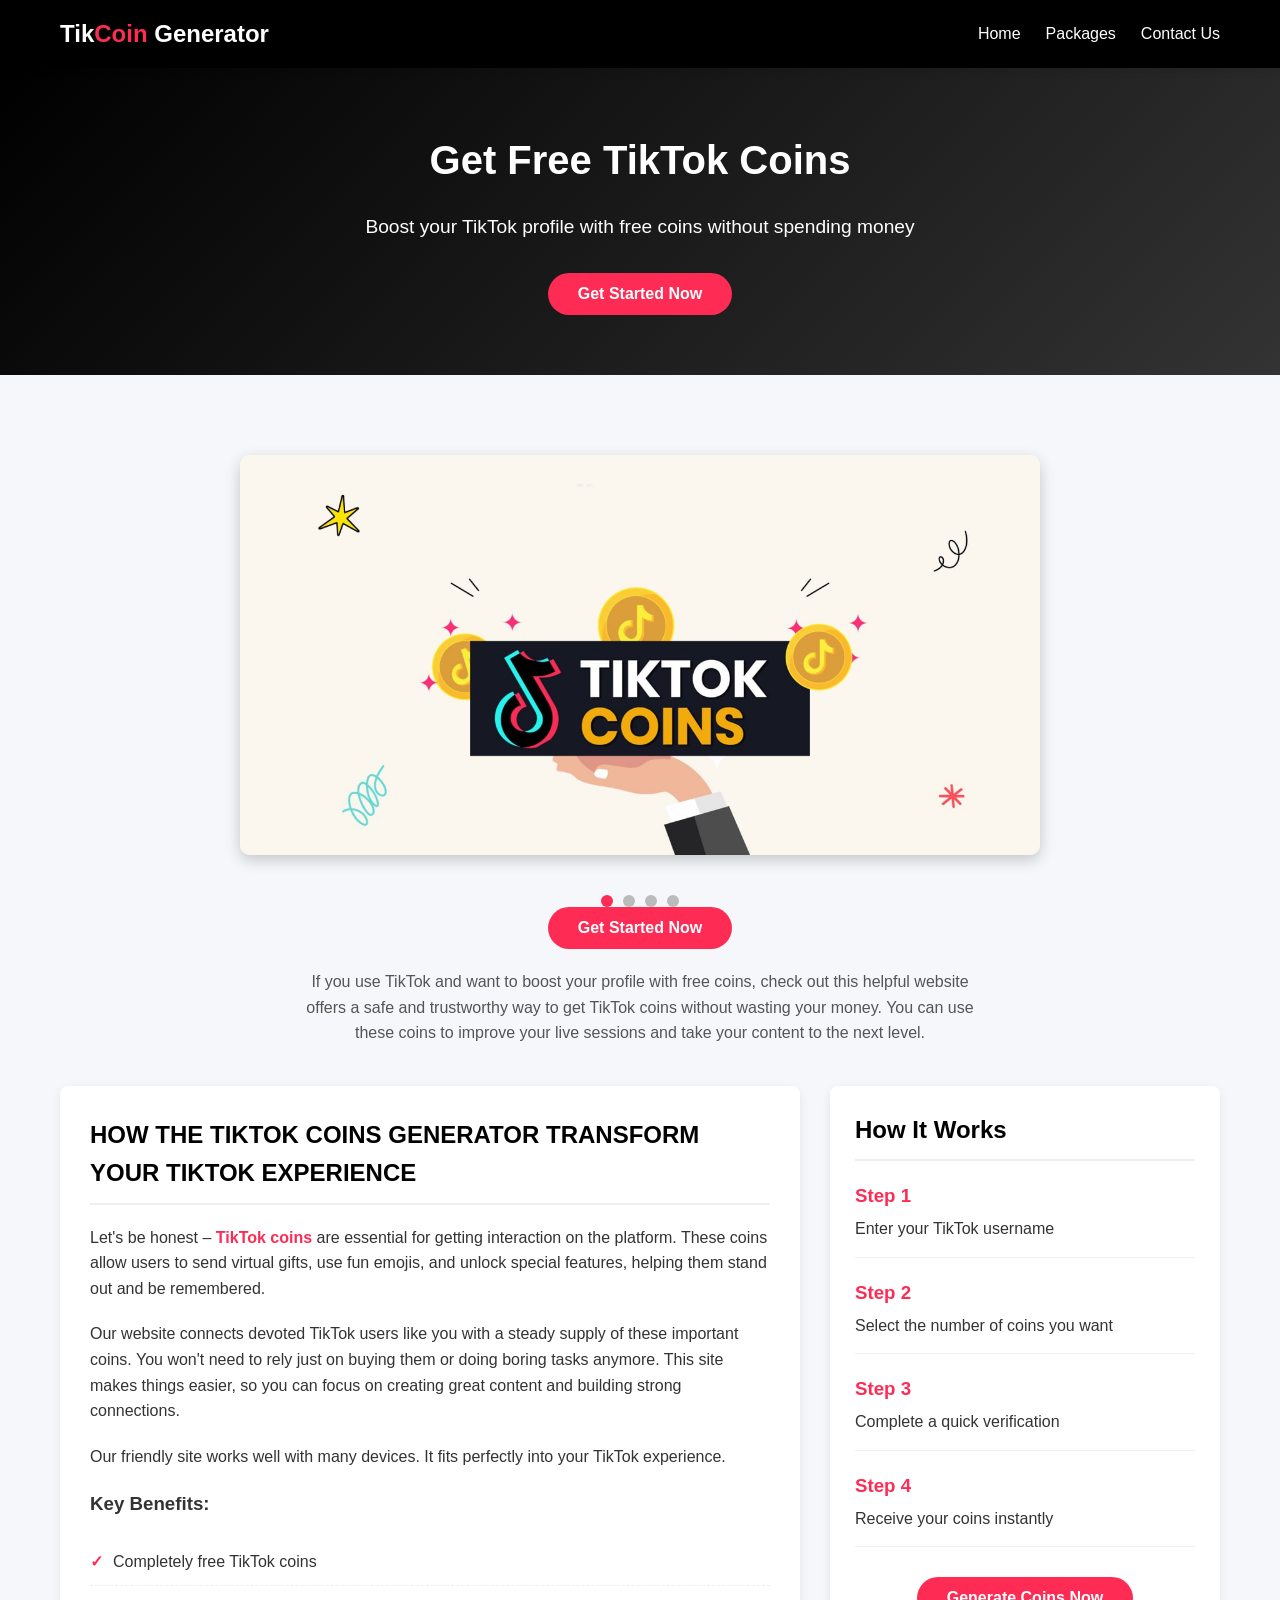
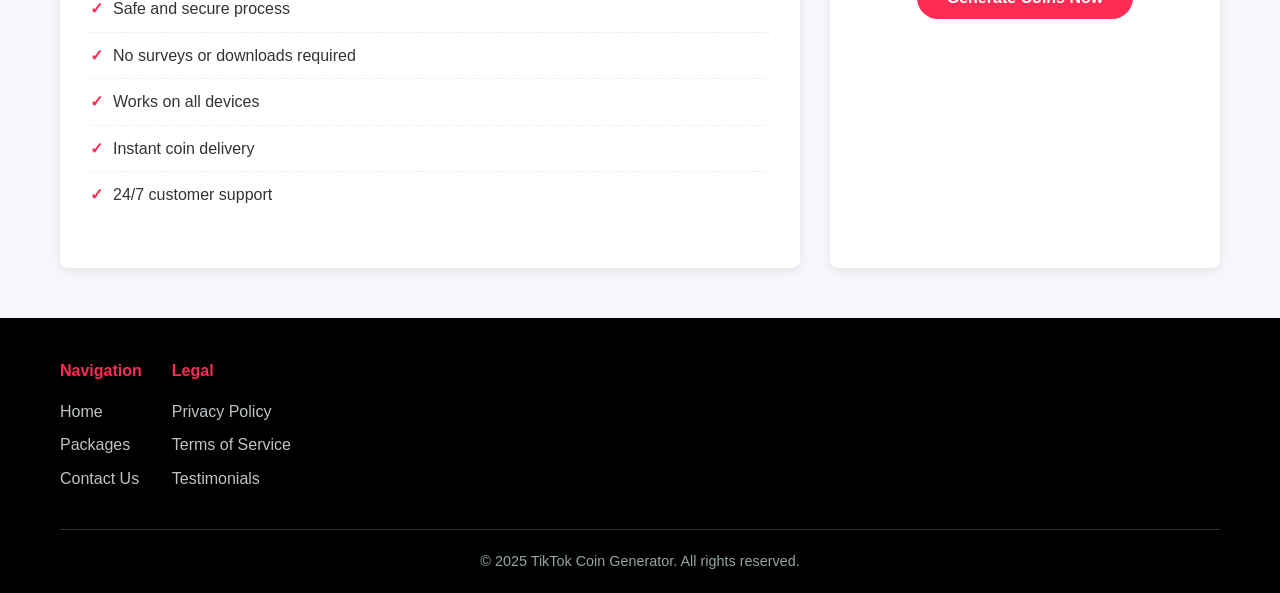
<file: index.html>
<!DOCTYPE html>
<html lang="en">
<head>
    <meta charset="utf-8">
    <meta name="viewport" content="width=device-width, initial-scale=1, shrink-to-fit=no">
    
    <!-- Basic Meta Tags -->
    <title>TikTok Coin Generator - Get Free Coins Instantly 🚀</title>
    <meta name="description" content="Get free TikTok coins instantly! Safe, secure, and 100% working. No surveys, no downloads. Boost your TikTok presence today with our trusted coin generator.">
    <meta name="keywords" content="TikTok coins, free TikTok coins, TikTok coin generator, free coins, TikTok gifts">
    <meta name="author" content="TikCoin Generator">
    <meta name="robots" content="index, follow">
    
    <!-- Open Graph / Social Media Meta Tags -->
    <meta property="og:title" content="TikTok Coin Generator - Get Free Coins Instantly 🚀">
    <meta property="og:description" content="🔥 Claim your FREE TikTok coins now! Safe, secure, and working worldwide. No surveys, no downloads required. Start boosting your live streams and gifts today!">
    <meta property="og:image" content="https://i.postimg.cc/cLcZYcQ8/IMG-20260520-211200-369.png">
    <meta property="og:image:width" content="1200">
    <meta property="og:image:height" content="630">
    <meta property="og:image:alt" content="TikTok Coin Generator - Get Free Coins">
    <meta property="og:url" content="https://freetiktok-coins.vercel.app/">
    <meta property="og:type" content="website">
    <meta property="og:site_name" content="TikCoin Generator">
    <meta property="og:locale" content="en_US">
    
    <!-- Twitter Card Meta Tags -->
    <meta name="twitter:card" content="summary_large_image">
    <meta name="twitter:title" content="TikTok Coin Generator - Get Free Coins Instantly 🚀">
    <meta name="twitter:description" content="🔥 Claim your FREE TikTok coins now! Safe, secure, and working worldwide. No surveys, no downloads required.">
    <meta name="twitter:image" content="https://i.postimg.cc/02D618Zk/Gemini-Generated-Image-hrklikhrklikhrkl.png">
    <meta name="twitter:image:alt" content="TikTok Coin Generator">
    
    <!-- Additional Social Media Tags -->
    <meta property="og:email" content="support@tikcoin.com">
    <meta property="og:phone_number" content="">
    <meta property="og:country_name" content="United States">
    
    <!-- WhatsApp specific (uses Open Graph) -->
    <!-- Telegram specific (uses Open Graph) -->
    <!-- LinkedIn specific (uses Open Graph) -->
    <!-- Discord specific (uses Open Graph) -->
    
    <!-- Facebook App ID (optional - replace with your actual app ID if you have one) -->
    <meta property="fb:app_id" content="">
    
    <!-- Google Site Verification -->
    <meta name="google-site-verification" content="IE7_s20VEiqnchV1_r2L5IVXDB0UUO6Hk9RHf9S2m3c" />
    
    <style>
        * {
            margin: 0;
            padding: 0;
            box-sizing: border-box;
            font-family: 'Segoe UI', Tahoma, Geneva, Verdana, sans-serif;
        }
        
        body {
            background-color: #f5f7fa;
            color: #333;
            line-height: 1.6;
        }
        
        .container {
            max-width: 1200px;
            margin: 0 auto;
            padding: 0 20px;
        }
        
        /* Header Styles */
        header {
            background-color: #000;
            box-shadow: 0 2px 10px rgba(0, 0, 0, 0.1);
            position: sticky;
            top: 0;
            z-index: 100;
        }
        
        .header-content {
            display: flex;
            justify-content: space-between;
            align-items: center;
            padding: 15px 0;
        }
        
        .logo {
            font-size: 24px;
            font-weight: bold;
            color: #fff;
        }
        
        .logo span {
            color: #fe2c55;
        }
        
        nav ul {
            display: flex;
            list-style: none;
        }
        
        nav ul li {
            margin-left: 25px;
        }
        
        nav ul li a {
            text-decoration: none;
            color: #fff;
            font-weight: 500;
            transition: color 0.3s;
        }
        
        nav ul li a:hover {
            color: #fe2c55;
        }
        
        /* Hero Section */
        .hero {
            background: linear-gradient(135deg, #000, #333);
            color: white;
            padding: 60px 0;
            text-align: center;
            margin-bottom: 40px;
        }
        
        .hero h1 {
            font-size: 2.5rem;
            margin-bottom: 20px;
        }
        
        .hero p {
            font-size: 1.2rem;
            max-width: 700px;
            margin: 0 auto 30px;
        }
        
        .btn {
            display: inline-block;
            background-color: #fe2c55;
            color: white;
            padding: 12px 30px;
            border-radius: 30px;
            text-decoration: none;
            font-weight: bold;
            transition: background-color 0.3s;
            border: none;
            cursor: pointer;
            font-size: 1rem;
        }
        
        .btn:hover {
            background-color: #d81e4a;
        }
        
        .btn:disabled {
            background-color: #cccccc;
            cursor: not-allowed;
        }
        
        /* Slider Section */
        .slider-section {
            padding: 40px 0;
            text-align: center;
        }
        
        .slider-container {
            max-width: 800px;
            margin: 0 auto 40px;
            position: relative;
            overflow: hidden;
            border-radius: 10px;
            box-shadow: 0 5px 15px rgba(0, 0, 0, 0.2);
        }
        
        .slider {
            display: flex;
            transition: transform 0.5s ease;
        }
        
        .slide {
            min-width: 100%;
            height: 400px;
            background-size: cover;
            background-position: center;
            background-color: #1a1a2e;
        }
        
        /* Fallback colors for slides if images don't exist */
        .slide:nth-child(1) { background-color: #fe2c55; }
        .slide:nth-child(2) { background-color: #25f4ee; }
        .slide:nth-child(3) { background-color: #000; }
        .slide:nth-child(4) { background-color: #ff004f; }
        
        .slider-nav {
            display: flex;
            justify-content: center;
            margin-top: 20px;
        }
        
        .slider-dot {
            width: 12px;
            height: 12px;
            background-color: #bbb;
            border-radius: 50%;
            margin: 0 5px;
            cursor: pointer;
            transition: background-color 0.3s;
        }
        
        .slider-dot.active {
            background-color: #fe2c55;
        }
        
        /* Main Content */
        .main-content {
            display: flex;
            gap: 30px;
            margin-bottom: 50px;
        }
        
        .content-section {
            flex: 2;
            background: white;
            padding: 30px;
            border-radius: 8px;
            box-shadow: 0 3px 10px rgba(0, 0, 0, 0.08);
        }
        
        .sidebar {
            flex: 1;
            background: white;
            padding: 25px;
            border-radius: 8px;
            box-shadow: 0 3px 10px rgba(0, 0, 0, 0.08);
        }
        
        h2 {
            color: #000;
            margin-bottom: 20px;
            padding-bottom: 10px;
            border-bottom: 2px solid #f0f0f0;
        }
        
        .content-section p {
            margin-bottom: 20px;
        }
        
        .highlight {
            color: #fe2c55;
            font-weight: bold;
        }
        
        .features-list {
            list-style: none;
            margin: 20px 0;
        }
        
        .features-list li {
            padding: 10px 0;
            border-bottom: 1px dashed #eee;
            display: flex;
            align-items: center;
        }
        
        .features-list li:before {
            content: "✓";
            color: #fe2c55;
            font-weight: bold;
            margin-right: 10px;
        }
        
        .features-list li:last-child {
            border-bottom: none;
        }
        
        .step {
            margin-bottom: 20px;
            padding-bottom: 15px;
            border-bottom: 1px solid #f0f0f0;
        }
        
        .step h3 {
            color: #fe2c55;
            margin-bottom: 5px;
        }
        
        /* Footer */
        footer {
            background-color: #000;
            color: #ecf0f1;
            padding: 40px 0 20px;
        }
        
        .footer-content {
            display: flex;
            justify-content: space-between;
            margin-bottom: 30px;
        }
        
        .footer-links {
            display: flex;
            gap: 30px;
        }
        
        .footer-links div h4 {
            margin-bottom: 15px;
            color: #fe2c55;
        }
        
        .footer-links ul {
            list-style: none;
        }
        
        .footer-links ul li {
            margin-bottom: 8px;
        }
        
        .footer-links ul li a {
            color: #bdc3c7;
            text-decoration: none;
            transition: color 0.3s;
        }
        
        .footer-links ul li a:hover {
            color: #fe2c55;
        }
        
        .copyright {
            text-align: center;
            padding-top: 20px;
            border-top: 1px solid #333;
            color: #95a5a6;
            font-size: 0.9rem;
        }
        
        /* Popup Modal Styles */
        .modal-overlay {
            position: fixed;
            top: 0;
            left: 0;
            width: 100%;
            height: 100%;
            background-color: rgba(0, 0, 0, 0.7);
            display: flex;
            justify-content: center;
            align-items: center;
            z-index: 1000;
            opacity: 0;
            visibility: hidden;
            transition: opacity 0.3s, visibility 0.3s;
        }
        
        .modal-overlay.active {
            opacity: 1;
            visibility: visible;
        }
        
        .modal {
            background-color: white;
            border-radius: 10px;
            width: 90%;
            max-width: 500px;
            box-shadow: 0 5px 25px rgba(0, 0, 0, 0.3);
            transform: translateY(-20px);
            transition: transform 0.3s;
            overflow: hidden;
        }
        
        .modal-overlay.active .modal {
            transform: translateY(0);
        }
        
        .modal-header {
            background-color: #000;
            color: white;
            padding: 20px;
            text-align: center;
            position: relative;
        }
        
        .modal-header h2 {
            color: white;
            margin: 0;
            padding: 0;
            border: none;
        }
        
        .close-btn {
            position: absolute;
            top: 15px;
            right: 20px;
            background: none;
            border: none;
            color: white;
            font-size: 24px;
            cursor: pointer;
            transition: color 0.3s;
        }
        
        .close-btn:hover {
            color: #fe2c55;
        }
        
        .modal-body {
            padding: 30px;
        }
        
        .form-group {
            margin-bottom: 20px;
        }
        
        .form-group label {
            display: block;
            margin-bottom: 8px;
            font-weight: 500;
        }
        
        .form-control {
            width: 100%;
            padding: 12px 15px;
            border: 1px solid #ddd;
            border-radius: 5px;
            font-size: 16px;
            transition: border-color 0.3s;
        }
        
        .form-control:focus {
            border-color: #fe2c55;
            outline: none;
        }
        
        .form-control.error {
            border-color: #e74c3c;
        }
        
        .validation-message {
            margin-top: 5px;
            font-size: 14px;
            min-height: 20px;
        }
        
        .validation-message.error {
            color: #e74c3c;
        }
        
        .validation-message.success {
            color: #2ecc71;
        }
        
        .validation-message.info {
            color: #666;
            font-size: 12px;
        }
        
        /* Loading Spinner */
        .loading-spinner {
            display: none;
            text-align: center;
            margin: 20px 0;
        }
        
        .spinner {
            width: 40px;
            height: 40px;
            border: 4px solid rgba(254, 44, 85, 0.2);
            border-radius: 50%;
            border-top-color: #fe2c55;
            animation: spin 1s linear infinite;
            margin: 0 auto 15px;
        }
        
        @keyframes spin {
            0% { transform: rotate(0deg); }
            100% { transform: rotate(360deg); }
        }
        
        .loading-text {
            color: #666;
            font-size: 14px;
        }
        
        /* Success Notification */
        .success-notification {
            display: none;
            text-align: center;
            padding: 20px;
            background-color: #f8f9fa;
            border-radius: 8px;
            margin-top: 20px;
        }
        
        .success-icon {
            color: #2ecc71;
            font-size: 48px;
            margin-bottom: 15px;
        }
        
        .success-message {
            margin-bottom: 20px;
            color: #333;
        }
        
        /* Responsive Design */
        @media (max-width: 768px) {
            .main-content {
                flex-direction: column;
            }
            
            .footer-content {
                flex-direction: column;
                gap: 30px;
            }
            
            .header-content {
                flex-direction: column;
                text-align: center;
            }
            
            nav ul {
                margin-top: 15px;
                justify-content: center;
            }
            
            nav ul li {
                margin: 0 10px;
            }
            
            .slide {
                height: 250px;
            }
            
            .modal {
                width: 95%;
            }
        }
    </style>
</head>
<body>
    <!-- Header -->
    <header>
        <div class="container">
            <div class="header-content">
                <div class="logo">Tik<span>Coin</span> Generator</div>
                <nav>
                    <ul>
                        <li><a href="index.html">Home</a></li>
                        <li><a href="package.html">Packages</a></li>
                        <li><a href="contact.html">Contact Us</a></li>
                    </ul>
                </nav>
            </div>
        </div>
    </header>

    <!-- Hero Section -->
    <section class="hero">
        <div class="container">
            <h1>Get Free TikTok Coins</h1>
            <p>Boost your TikTok profile with free coins without spending money</p>
            <button id="openModalBtn" class="btn">Get Started Now</button>
        </div>
    </section>

  
    <!-- Slider Section -->
    <section class="slider-section">
        <div class="container">
            <div class="slider-container">
                <div class="slider">
            
                      <div class="slide" style="background-image: url('images/slide1.jpg');"></div>
                    <div class="slide" style="background-image: url('images/slide2.jpg');"></div>
                    <div class="slide" style="background-image: url('images/slide3.jpg');"></div>
                    <div class="slide" style="background-image: url('images/slide4.jpg');"></div>
                </div>
            </div>
            </div>
            <div class="slider-nav">
                <div class="slider-dot active" data-index="0"></div>
                <div class="slider-dot" data-index="1"></div>
                <div class="slider-dot" data-index="2"></div>
                <div class="slider-dot" data-index="3"></div>
            </div>
            
            <button id="openModalBtn2" class="btn">Get Started Now</button>
            <p style="max-width: 700px; margin: 20px auto 0; color: #555;">
                If you use TikTok and want to boost your profile with free coins, check out this helpful website offers a safe and trustworthy way to get TikTok coins without wasting your money. You can use these coins to improve your live sessions and take your content to the next level.
            </p>
        </div>
    </section>

    <!-- Main Content -->
    <div class="container">
        <div class="main-content">
            <section class="content-section">
                <h2>HOW THE TIKTOK COINS GENERATOR TRANSFORM YOUR TIKTOK EXPERIENCE</h2>
                
                <p>Let's be honest – <span class="highlight">TikTok coins</span> are essential for getting interaction on the platform. These coins allow users to send virtual gifts, use fun emojis, and unlock special features, helping them stand out and be remembered.</p>
                
                <p>Our website connects devoted TikTok users like you with a steady supply of these important coins. You won't need to rely just on buying them or doing boring tasks anymore. This site makes things easier, so you can focus on creating great content and building strong connections.</p>
                
                <p>Our friendly site works well with many devices. It fits perfectly into your TikTok experience.</p>
                
                <h3>Key Benefits:</h3>
                <ul class="features-list">
                    <li>Completely free TikTok coins</li>
                    <li>Safe and secure process</li>
                    <li>No surveys or downloads required</li>
                    <li>Works on all devices</li>
                    <li>Instant coin delivery</li>
                    <li>24/7 customer support</li>
                </ul>
            </section>
            
            <aside class="sidebar">
                <h2>How It Works</h2>
                <div class="step">
                    <h3>Step 1</h3>
                    <p>Enter your TikTok username</p>
                </div>
                <div class="step">
                    <h3>Step 2</h3>
                    <p>Select the number of coins you want</p>
                </div>
                <div class="step">
                    <h3>Step 3</h3>
                    <p>Complete a quick verification</p>
                </div>
                <div class="step">
                    <h3>Step 4</h3>
                    <p>Receive your coins instantly</p>
                </div>
                
                <div style="margin-top: 30px; text-align: center;">
                    <button id="openModalBtn3" class="btn">Generate Coins Now</button>
                </div>
            </aside>
        </div>
    </div>

    <!-- Footer -->
    <footer>
        <div class="container">
            <div class="footer-content">
                <div class="footer-links">
                    <div>
                        <h4>Navigation</h4>
                        <ul>
                            <li><a href="index.html">Home</a></li>
                            <li><a href="package.html">Packages</a></li>
                            <li><a href="contact.html">Contact Us</a></li>
                        </ul>
                    </div>
                    <div>
                        <h4>Legal</h4>
                        <ul>
                            <li><a href="privacy.html">Privacy Policy</a></li>
                            <li><a href="terms.html">Terms of Service</a></li>
                            <li><a href="testimony.html">Testimonials</a></li>
                        </ul>
                    </div>
                </div>
            </div>
               <div class="copyright">
                <p>&copy; 2025 TikTok Coin Generator. All rights reserved.</p>
            </div>
        </div>
    </footer>

    <!-- Username Validation Popup -->
    <div class="modal-overlay" id="usernameModal">
        <div class="modal">
            <div class="modal-header">
                <h2>Enter Your TikTok Username</h2>
                <button class="close-btn" id="closeModalBtn">&times;</button>
            </div>
            <div class="modal-body">
                <div class="form-group">
                    <label for="username">TikTok Username</label>
                    <input type="text" id="username" class="form-control" placeholder="Enter your TikTok username" autocomplete="off">
                    <div class="validation-message info">Enter your Real TikTok username (lowercase, no spaces)</div>
                    <div class="validation-message" id="usernameValidation"></div>
                </div>
                
                <div class="loading-spinner" id="loadingSpinner">
                    <div class="spinner"></div>
                    <div class="loading-text">Validating your username...</div>
                </div>
                
               <div class="success-notification" id="successNotification">
                    <div class="success-icon">✓</div>
                    <h3 class="success-message">Username validated successfully!</h3>
                    <button class="btn" id="continueBtn">Continue to Packages</button>
                </div>
                
                <button class="btn" id="validateBtn" style="width: 100%;">Validate Username</button>
            </div>
        </div>
    </div>

    <script>
        // Slider functionality
        document.addEventListener('DOMContentLoaded', function() {
            const slider = document.querySelector('.slider');
            const slides = document.querySelectorAll('.slide');
            const dots = document.querySelectorAll('.slider-dot');
            let currentIndex = 0;
            const slideCount = slides.length;
            
            function updateSlider() {
                slider.style.transform = `translateX(-${currentIndex * 100}%)`;
                dots.forEach((dot, index) => {
                    dot.classList.toggle('active', index === currentIndex);
                });
            }
            
            setInterval(() => {
                currentIndex = (currentIndex + 1) % slideCount;
                updateSlider();
            }, 5000);
            
            dots.forEach(dot => {
                dot.addEventListener('click', function() {
                    currentIndex = parseInt(this.getAttribute('data-index'));
                    updateSlider();
                });
            });
            
            // Modal functionality
            const modal = document.getElementById('usernameModal');
            const openModalBtns = document.querySelectorAll('#openModalBtn, #openModalBtn2, #openModalBtn3');
            const closeModalBtn = document.getElementById('closeModalBtn');
            const validateBtn = document.getElementById('validateBtn');
            const usernameInput = document.getElementById('username');
            const usernameValidation = document.getElementById('usernameValidation');
            const loadingSpinner = document.getElementById('loadingSpinner');
            const successNotification = document.getElementById('successNotification');
            const continueBtn = document.getElementById('continueBtn');
            
            openModalBtns.forEach(btn => {
                btn.addEventListener('click', function() {
                    modal.classList.add('active');
                    usernameInput.value = '';
                    usernameInput.classList.remove('error');
                    usernameValidation.textContent = '';
                    usernameValidation.className = 'validation-message';
                    loadingSpinner.style.display = 'none';
                    successNotification.style.display = 'none';
                    validateBtn.style.display = 'block';
                    validateBtn.disabled = false;
                });
            });
            
            closeModalBtn.addEventListener('click', () => modal.classList.remove('active'));
            
            usernameInput.addEventListener('input', function() {
                const username = usernameInput.value;
                
                if (username.includes(' ')) {
                    usernameInput.classList.add('error');
                    usernameValidation.textContent = 'Spaces are not allowed in username';
                    usernameValidation.className = 'validation-message error';
                    validateBtn.disabled = true;
                    return;
                }
                
                if (username !== username.toLowerCase()) {
                    usernameInput.classList.add('error');
                    usernameValidation.textContent = 'Username must be in lowercase letters only';
                    usernameValidation.className = 'validation-message error';
                    validateBtn.disabled = true;
                    return;
                }
                
                if (!/^[a-z0-9_.]*$/.test(username)) {
                    usernameInput.classList.add('error');
                    usernameValidation.textContent = 'Username can only contain lowercase letters, numbers, underscores, and periods';
                    usernameValidation.className = 'validation-message error';
                    validateBtn.disabled = true;
                    return;
                }
                
                usernameInput.classList.remove('error');
                usernameValidation.textContent = '';
                usernameValidation.className = 'validation-message';
                validateBtn.disabled = false;
            });
            
            validateBtn.addEventListener('click', function() {
                const username = usernameInput.value.trim();
                
                if (username === '') {
                    usernameInput.classList.add('error');
                    usernameValidation.textContent = 'Please enter your TikTok username';
                    usernameValidation.className = 'validation-message error';
                    return;
                }
                
                if (username.length < 3) {
                    usernameInput.classList.add('error');
                    usernameValidation.textContent = 'Username must be at least 3 characters';
                    usernameValidation.className = 'validation-message error';
                    return;
                }
                
                if (username.includes(' ') || username !== username.toLowerCase()) {
                    usernameInput.classList.add('error');
                    usernameValidation.textContent = 'Username must be in lowercase letters only with no spaces';
                    usernameValidation.className = 'validation-message error';
                    return;
                }
                
                validateBtn.style.display = 'none';
                loadingSpinner.style.display = 'block';
                usernameValidation.textContent = '';
                
                setTimeout(() => {
                    loadingSpinner.style.display = 'none';
                    const isValid = Math.random() > 0.2;
                    
                    if (isValid) {
                        usernameValidation.textContent = 'Username is valid!';
                        usernameValidation.className = 'validation-message success';
                        successNotification.style.display = 'block';
                        localStorage.setItem('validatedUsername', username);
                    } else {
                        usernameValidation.textContent = 'Username not found. Please check and try again.';
                        usernameValidation.className = 'validation-message error';
                        validateBtn.style.display = 'block';
                    }
                }, 2000);
            });
            
            continueBtn.addEventListener('click', () => window.location.href = 'package.html');
            modal.addEventListener('click', (e) => { if (e.target === modal) modal.classList.remove('active'); });
        });
    </script>
</body>
</html>
</file>
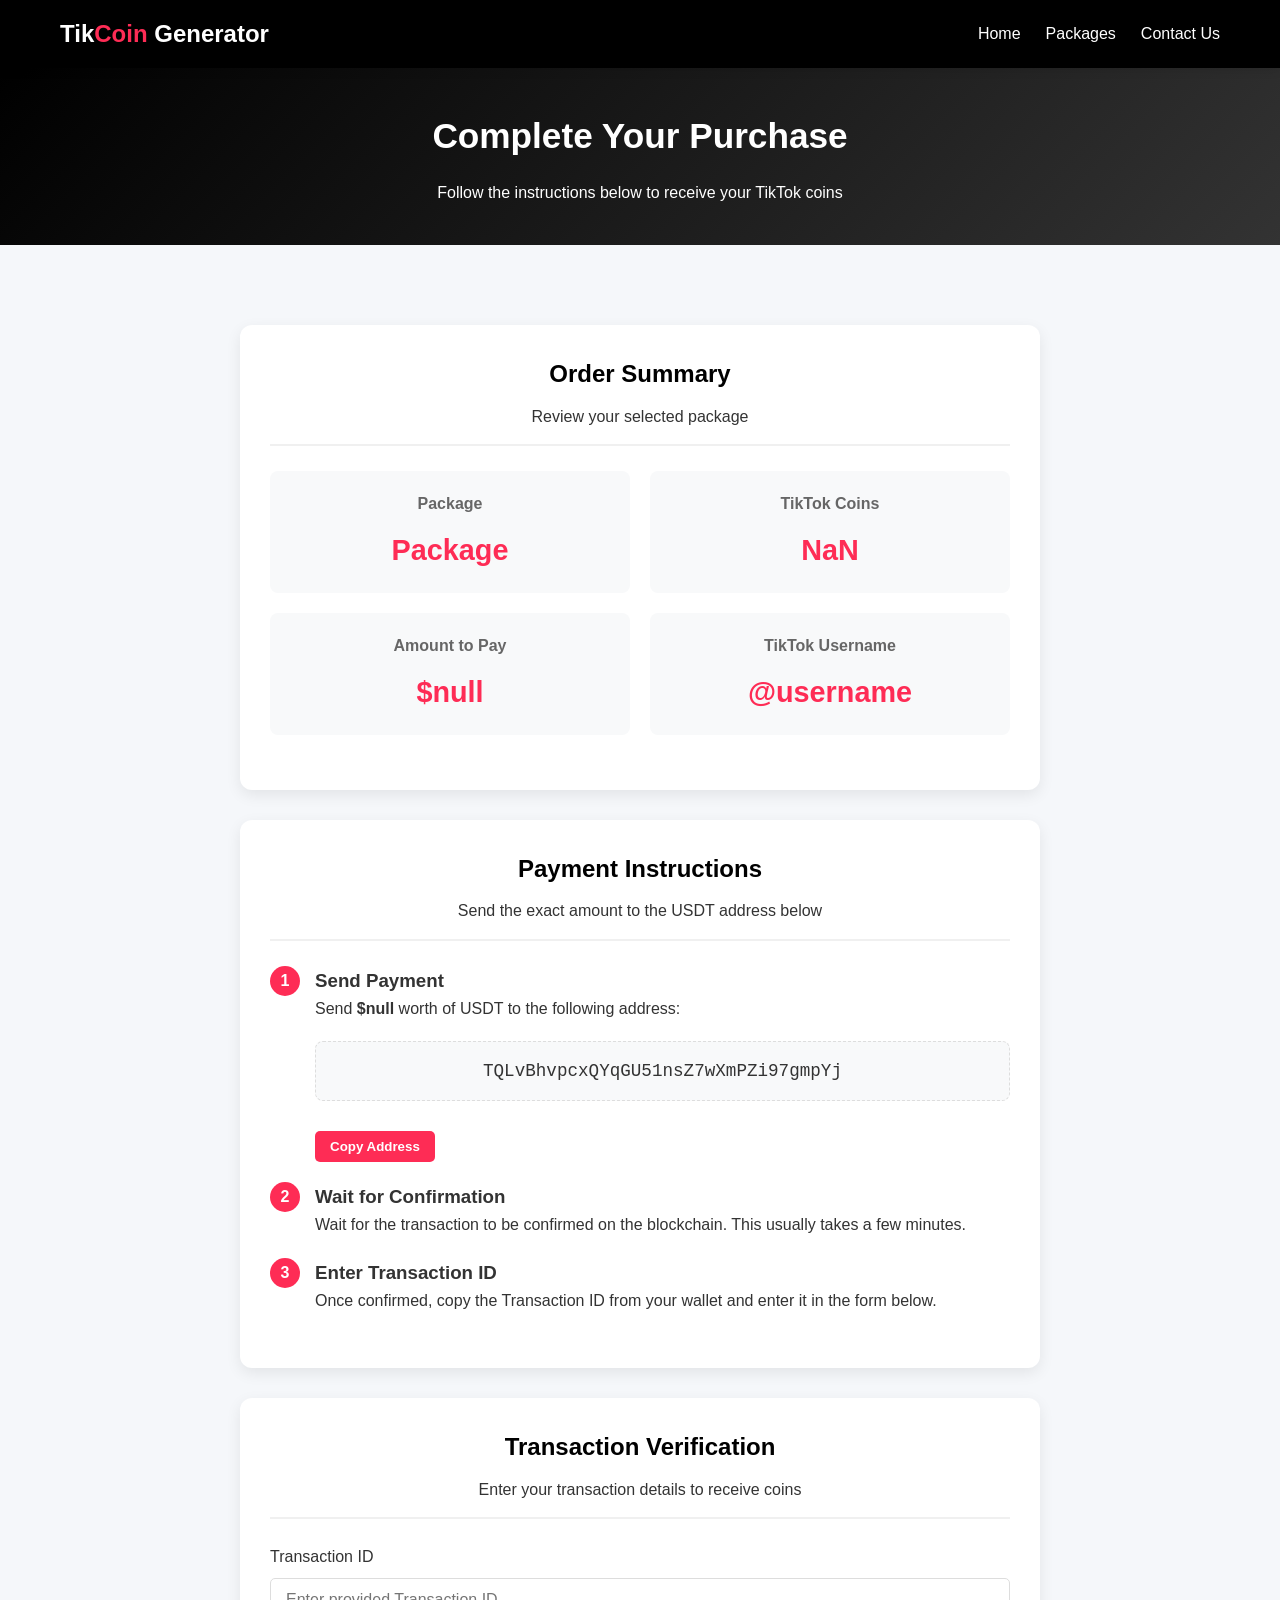
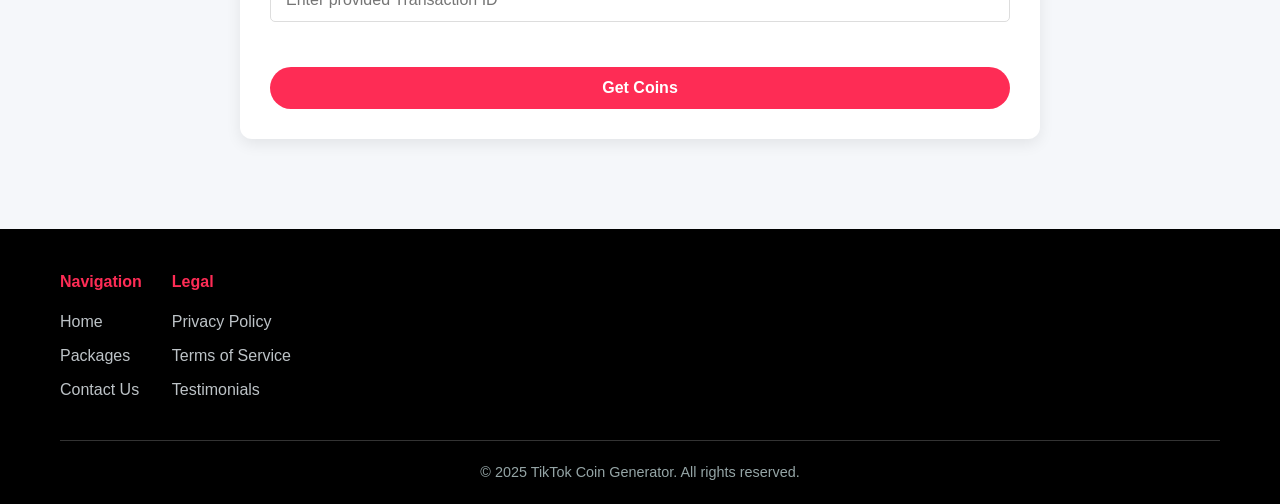
<file: 1buy.html>
<!DOCTYPE html>
<html lang="en">
<head>
    <meta charset="UTF-8">
    <meta name="viewport" content="width=device-width, initial-scale=1.0">
    <title>Complete Purchase - TikTok Coin Generator</title>
    <style>
        * {
            margin: 0;
            padding: 0;
            box-sizing: border-box;
            font-family: 'Segoe UI', Tahoma, Geneva, Verdana, sans-serif;
        }
        
        body {
            background-color: #f5f7fa;
            color: #333;
            line-height: 1.6;
        }
        
        .container {
            max-width: 1200px;
            margin: 0 auto;
            padding: 0 20px;
        }
        
        /* Header Styles */
        header {
            background-color: #000;
            box-shadow: 0 2px 10px rgba(0, 0, 0, 0.1);
            position: sticky;
            top: 0;
            z-index: 100;
        }
        
        .header-content {
            display: flex;
            justify-content: space-between;
            align-items: center;
            padding: 15px 0;
        }
        
        .logo {
            font-size: 24px;
            font-weight: bold;
            color: #fff;
        }
        
        .logo span {
            color: #fe2c55;
        }
        
        nav ul {
            display: flex;
            list-style: none;
        }
        
        nav ul li {
            margin-left: 25px;
        }
        
        nav ul li a {
            text-decoration: none;
            color: #fff;
            font-weight: 500;
            transition: color 0.3s;
        }
        
        nav ul li a:hover {
            color: #fe2c55;
        }
        
        /* Hero Section */
        .hero {
            background: linear-gradient(135deg, #000, #333);
            color: white;
            padding: 40px 0;
            text-align: center;
            margin-bottom: 40px;
        }
        
        .hero h1 {
            font-size: 2.2rem;
            margin-bottom: 15px;
        }
        
        /* Purchase Section */
        .purchase-section {
            padding: 40px 0;
        }
        
        .purchase-container {
            max-width: 800px;
            margin: 0 auto;
        }
        
        .order-summary {
            background: white;
            border-radius: 12px;
            padding: 30px;
            box-shadow: 0 5px 15px rgba(0, 0, 0, 0.08);
            margin-bottom: 30px;
        }
        
        .order-header {
            text-align: center;
            margin-bottom: 25px;
            padding-bottom: 15px;
            border-bottom: 2px solid #f0f0f0;
        }
        
        .order-header h2 {
            color: #000;
            margin-bottom: 10px;
        }
        
        .order-details {
            display: grid;
            grid-template-columns: 1fr 1fr;
            gap: 20px;
            margin-bottom: 25px;
        }
        
        .order-item {
            text-align: center;
            padding: 20px;
            background: #f8f9fa;
            border-radius: 8px;
        }
        
        .order-item h3 {
            color: #666;
            font-size: 1rem;
            margin-bottom: 10px;
        }
        
        .order-value {
            font-size: 1.8rem;
            font-weight: bold;
            color: #fe2c55;
        }
        
        .payment-instructions {
            background: white;
            border-radius: 12px;
            padding: 30px;
            box-shadow: 0 5px 15px rgba(0, 0, 0, 0.08);
            margin-bottom: 30px;
        }
        
        .payment-header {
            text-align: center;
            margin-bottom: 25px;
            padding-bottom: 15px;
            border-bottom: 2px solid #f0f0f0;
        }
        
        .payment-header h2 {
            color: #000;
            margin-bottom: 10px;
        }
        
        .payment-steps {
            margin-bottom: 25px;
        }
        
        .payment-step {
            display: flex;
            align-items: flex-start;
            margin-bottom: 20px;
        }
        
        .step-number {
            background: #fe2c55;
            color: white;
            width: 30px;
            height: 30px;
            border-radius: 50%;
            display: flex;
            align-items: center;
            justify-content: center;
            font-weight: bold;
            margin-right: 15px;
            flex-shrink: 0;
        }
        
        .step-content {
            flex: 1;
        }
        
        .usdt-address {
            background: #f8f9fa;
            padding: 15px;
            border-radius: 8px;
            margin: 20px 0;
            text-align: center;
            font-family: monospace;
            font-size: 1.1rem;
            word-break: break-all;
            border: 1px dashed #ddd;
        }
        
        .copy-btn {
            background: #fe2c55;
            color: white;
            border: none;
            padding: 8px 15px;
            border-radius: 5px;
            cursor: pointer;
            font-weight: bold;
            margin-top: 10px;
            transition: background 0.3s;
        }
        
        .copy-btn:hover {
            background: #d81e4a;
        }
        
        .transaction-form {
            background: white;
            border-radius: 12px;
            padding: 30px;
            box-shadow: 0 5px 15px rgba(0, 0, 0, 0.08);
        }
        
        .form-header {
            text-align: center;
            margin-bottom: 25px;
            padding-bottom: 15px;
            border-bottom: 2px solid #f0f0f0;
        }
        
        .form-header h2 {
            color: #000;
            margin-bottom: 10px;
        }
        
        .form-group {
            margin-bottom: 20px;
        }
        
        .form-group label {
            display: block;
            margin-bottom: 8px;
            font-weight: 500;
        }
        
        .form-control {
            width: 100%;
            padding: 12px 15px;
            border: 1px solid #ddd;
            border-radius: 5px;
            font-size: 16px;
            transition: border-color 0.3s;
        }
        
        .form-control:focus {
            border-color: #fe2c55;
            outline: none;
        }
        
        .btn {
            display: inline-block;
            background-color: #fe2c55;
            color: white;
            padding: 12px 30px;
            border-radius: 30px;
            text-decoration: none;
            font-weight: bold;
            transition: background-color 0.3s;
            border: none;
            cursor: pointer;
            font-size: 1rem;
            width: 100%;
            text-align: center;
        }
        
        .btn:hover {
            background-color: #d81e4a;
        }
        
        .btn:disabled {
            background-color: #cccccc;
            cursor: not-allowed;
        }
        
        .validation-message {
            margin-top: 5px;
            font-size: 14px;
            min-height: 20px;
        }
        
        .validation-message.error {
            color: #e74c3c;
        }
        
        .validation-message.success {
            color: #2ecc71;
        }
        
        /* Popup Modal Styles */
        .modal-overlay {
            position: fixed;
            top: 0;
            left: 0;
            width: 100%;
            height: 100%;
            background-color: rgba(0, 0, 0, 0.7);
            display: flex;
            justify-content: center;
            align-items: center;
            z-index: 1000;
            opacity: 0;
            visibility: hidden;
            transition: opacity 0.3s, visibility 0.3s;
        }
        
        .modal-overlay.active {
            opacity: 1;
            visibility: visible;
        }
        
        .modal {
            background-color: white;
            border-radius: 10px;
            width: 90%;
            max-width: 500px;
            box-shadow: 0 5px 25px rgba(0, 0, 0, 0.3);
            transform: translateY(-20px);
            transition: transform 0.3s;
            overflow: hidden;
        }
        
        .modal-overlay.active .modal {
            transform: translateY(0);
        }
        
        .modal-header {
            background-color: #000;
            color: white;
            padding: 20px;
            text-align: center;
            position: relative;
        }
        
        .modal-header h2 {
            color: white;
            margin: 0;
            padding: 0;
            border: none;
        }
        
        .close-btn {
            position: absolute;
            top: 15px;
            right: 20px;
            background: none;
            border: none;
            color: white;
            font-size: 24px;
            cursor: pointer;
            transition: color 0.3s;
        }
        
        .close-btn:hover {
            color: #fe2c55;
        }
        
        .modal-body {
            padding: 30px;
            text-align: center;
        }
        
        .success-icon {
            color: #2ecc71;
            font-size: 48px;
            margin-bottom: 15px;
        }
        
        .success-message {
            margin-bottom: 20px;
            color: #333;
            font-size: 1.1rem;
        }
        
        /* Footer */
        footer {
            background-color: #000;
            color: #ecf0f1;
            padding: 40px 0 20px;
            margin-top: 50px;
        }
        
        .footer-content {
            display: flex;
            justify-content: space-between;
            margin-bottom: 30px;
        }
        
        .footer-links {
            display: flex;
            gap: 30px;
        }
        
        .footer-links div h4 {
            margin-bottom: 15px;
            color: #fe2c55;
        }
        
        .footer-links ul {
            list-style: none;
        }
        
        .footer-links ul li {
            margin-bottom: 8px;
        }
        
        .footer-links ul li a {
            color: #bdc3c7;
            text-decoration: none;
            transition: color 0.3s;
        }
        
        .footer-links ul li a:hover {
            color: #fe2c55;
        }
        
        .copyright {
            text-align: center;
            padding-top: 20px;
            border-top: 1px solid #333;
            color: #95a5a6;
            font-size: 0.9rem;
        }
        
        /* Responsive Design */
        @media (max-width: 768px) {
            .footer-content {
                flex-direction: column;
                gap: 30px;
            }
            
            .header-content {
                flex-direction: column;
                text-align: center;
            }
            
            nav ul {
                margin-top: 15px;
                justify-content: center;
            }
            
            nav ul li {
                margin: 0 10px;
            }
            
            .order-details {
                grid-template-columns: 1fr;
            }
        }
        
        @media (max-width: 480px) {
            .hero h1 {
                font-size: 1.8rem;
            }
        }
    </style>
</head>
<body>
    <!-- Header -->
    <header>
        <div class="container">
            <div class="header-content">
                <div class="logo">Tik<span>Coin</span> Generator</div>
                <nav>
                    <ul>
                        <li><a href="index.html">Home</a></li>
                        <li><a href="package.html">Packages</a></li>
                        <li><a href="contact.html">Contact Us</a></li>
                    </ul>
                </nav>
            </div>
        </div>
    </header>

    <!-- Hero Section -->
    <section class="hero">
        <div class="container">
            <h1>Complete Your Purchase</h1>
            <p>Follow the instructions below to receive your TikTok coins</p>
        </div>
    </section>

    <!-- Purchase Section -->
    <section class="purchase-section">
        <div class="container">
            <div class="purchase-container">
                <!-- Order Summary -->
                <div class="order-summary">
                    <div class="order-header">
                        <h2>Order Summary</h2>
                        <p>Review your selected package</p>
                    </div>
                    <div class="order-details">
                        <div class="order-item">
                            <h3>Package</h3>
                            <div id="packageName" class="order-value">Beginner Pack</div>
                        </div>
                        <div class="order-item">
                            <h3>TikTok Coins</h3>
                            <div id="coinAmount" class="order-value">10,000</div>
                        </div>
                        <div class="order-item">
                            <h3>Amount to Pay</h3>
                            <div id="priceAmount" class="order-value">$10</div>
                        </div>
                        <div class="order-item">
                            <h3>TikTok Username</h3>
                            <div id="tiktokUsername" class="order-value">@username</div>
                        </div>
                    </div>
                </div>

                <!-- Payment Instructions -->
                <div class="payment-instructions">
                    <div class="payment-header">
                        <h2>Payment Instructions</h2>
                        <p>Send the exact amount to the USDT address below</p>
                    </div>
                    <div class="payment-steps">
                        <div class="payment-step">
                            <div class="step-number">1</div>
                            <div class="step-content">
                                <h3>Send Payment</h3>
                                <p>Send <strong id="paymentAmount">$10</strong> worth of USDT to the following address:</p>
                                <div class="usdt-address" id="usdtAddress">
                                    TQLvBhvpcxQYqGU51nsZ7wXmPZi97gmpYj
                                </div>
                                <button class="copy-btn" id="copyAddressBtn">Copy Address</button>
                            </div>
                        </div>
                        <div class="payment-step">
                            <div class="step-number">2</div>
                            <div class="step-content">
                                <h3>Wait for Confirmation</h3>
                                <p>Wait for the transaction to be confirmed on the blockchain. This usually takes a few minutes.</p>
                            </div>
                        </div>
                        <div class="payment-step">
                            <div class="step-number">3</div>
                            <div class="step-content">
                                <h3>Enter Transaction ID</h3>
                                <p>Once confirmed, copy the Transaction ID from your wallet and enter it in the form below.</p>
                            </div>
                        </div>
                    </div>
                </div>

                <!-- Transaction Form -->
                <div class="transaction-form">
                    <div class="form-header">
                        <h2>Transaction Verification</h2>
                        <p>Enter your transaction details to receive coins</p>
                    </div>
                    <div class="form-group">
                        <label for="transactionId">Transaction ID</label>
                        <input type="text" id="transactionId" class="form-control" placeholder="Enter provided Transaction ID">
                        <div class="validation-message" id="transactionValidation"></div>
                    </div>
                    <button class="btn" id="getCoinsBtn">Get Coins</button>
                </div>
            </div>
        </div>
    </section>

    <!-- Footer -->
    <footer>
        <div class="container">
            <div class="footer-content">
                <div class="footer-links">
                    <div>
                        <h4>Navigation</h4>
                        <ul>
                            <li><a href="index.html">Home</a></li>
                            <li><a href="package.html">Packages</a></li>
                            <li><a href="contact.html">Contact Us</a></li>
                        </ul>
                    </div>
                    <div>
                        <h4>Legal</h4>
                        <ul>
                            <li><a href="privacy.html">Privacy Policy</a></li>
                            <li><a href="terms.html">Terms of Service</a></li>
                            <li><a href="testimony.html">Testimonials</a></li>
                        </ul>
                    </div>
                </div>
            </div>
            <div class="copyright">
                <p>&copy; 2025 TikTok Coin Generator. All rights reserved.</p>
            </div>
        </div>
    </footer>

    <!-- Success Modal -->
    <div class="modal-overlay" id="successModal">
        <div class="modal">
            <div class="modal-header">
                <h2>Payment Successful!</h2>
                <button class="close-btn" id="closeModalBtn">&times;</button>
            </div>
            <div class="modal-body">
                <div class="success-icon">✓</div>
                <h3 class="success-message">Your coins will be delivered to your TikTok username within 5 minutes. Please wait.</h3>
                <button class="btn" id="returnHomeBtn">Return to Home</button>
            </div>
        </div>
    </div>

    <script>
        document.addEventListener('DOMContentLoaded', function() {
            // Get URL parameters
            const urlParams = new URLSearchParams(window.location.search);
            const packageName = urlParams.get('package');
            const coins = urlParams.get('coins');
            const price = urlParams.get('price');
            
            // Get validated username from localStorage
            const validatedUsername = localStorage.getItem('validatedUsername');
            
            // Update order summary
            document.getElementById('packageName').textContent = formatPackageName(packageName);
            document.getElementById('coinAmount').textContent = formatNumber(coins);
            document.getElementById('priceAmount').textContent = `$${price}`;
            document.getElementById('paymentAmount').textContent = `$${price}`;
            document.getElementById('tiktokUsername').textContent = `@${validatedUsername || 'username'}`;
            
               // Copy address functionality
            document.getElementById('copyAddressBtn').addEventListener('click', function() {
                const address = document.getElementById('usdtAddress').textContent;
                navigator.clipboard.writeText(address).then(() => {
                    const originalText = this.textContent;
                    this.textContent = 'Copied!';
                    setTimeout(() => {
                        this.textContent = originalText;
                    }, 2000);
                });
            });
            
            // Transaction validation
            document.getElementById('getCoinsBtn').addEventListener('click', function() {
                const transactionId = document.getElementById('transactionId').value.trim();
                const validationMessage = document.getElementById('transactionValidation');
                
                if (transactionId === '') {
                    validationMessage.textContent = 'Please enter your Transaction ID';
                    validationMessage.className = 'validation-message error';
                    return;
                }
                
                // Validate transaction ID format (simplified for demo)
                // In a real implementation, this would check against a database
                const isValid = validateTransactionId(transactionId);
                
                if (isValid) {
                    validationMessage.textContent = '';
                    validationMessage.className = 'validation-message';
                    // Show success modal
                    document.getElementById('successModal').classList.add('active');
                } else {
                    validationMessage.textContent = 'Invalid Transaction ID. Please check and try again.';
                    validationMessage.className = 'validation-message error';
                }
            });
            
            // Modal functionality
            document.getElementById('closeModalBtn').addEventListener('click', function() {
                document.getElementById('successModal').classList.remove('active');
            });
            
            document.getElementById('returnHomeBtn').addEventListener('click', function() {
                window.location.href = 'index.html';
            });
            
            // Helper functions
            function formatPackageName(package) {
                const packageNames = {
                    'beginner': 'Beginner Pack',
                    'standard': 'Standard Pack',
                    'advanced': 'Advanced Pack',
                    'starter': 'Starter Pack',
                    'popular': 'Popular Choice',
                    'power': 'Power User',
                    'ultimate': 'Ultimate Pack'
                };
                return packageNames[package] || 'Package';
            }
            
            function formatNumber(num) {
                return parseInt(num).toLocaleString();
            }
            
            function validateTransactionId(transactionId) {
                // Simple validation for demo purposes
                // In a real implementation, this would check against a database
                // For now, we'll accept any transaction ID that's at least 1000 characters
                // and contains only alphanumeric characters
                return transactionId.length >= 1000 && /^[a-zA-Z0-9]+$/.test(transactionId);
            }
        });
    </script>
</body>
</html>
</file>
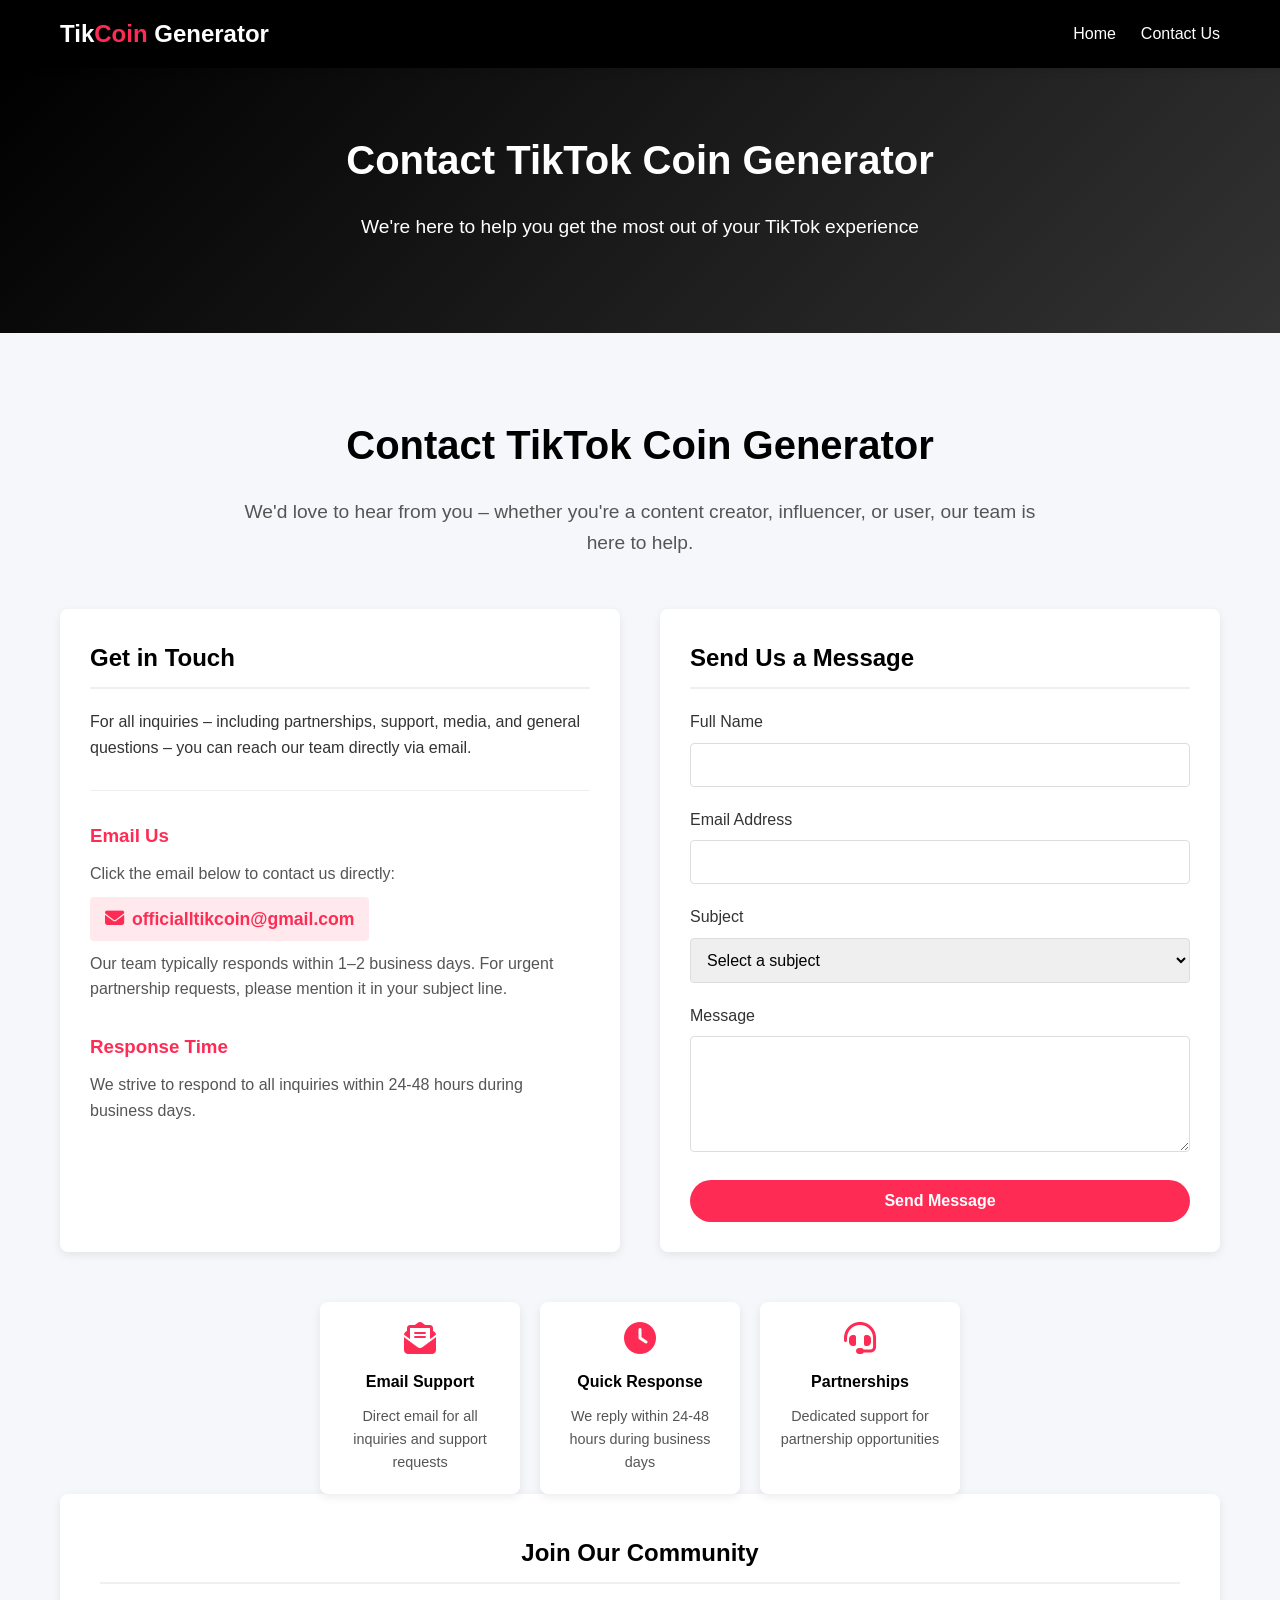
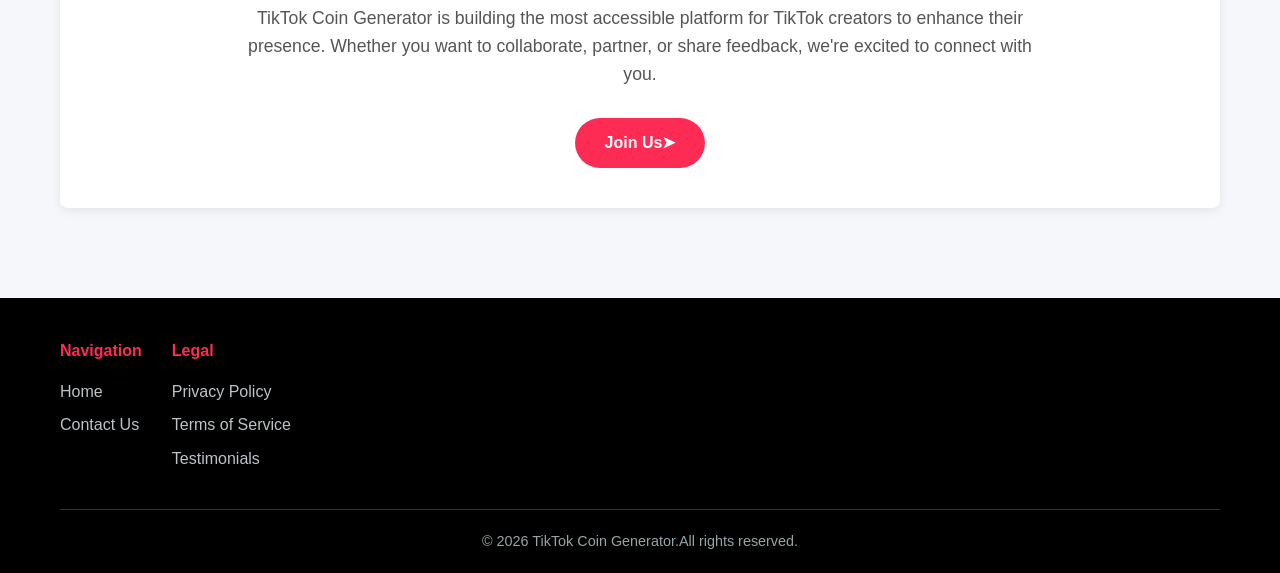
<file: contact.html>
<!DOCTYPE html>
<html lang="en">
<head>
    <meta charset="UTF-8">
    <meta name="viewport" content="width=device-width, initial-scale=1.0">
    <title>Contact Us - TikTok Coin Generator</title>
    <style>
        * {
            margin: 0;
            padding: 0;
            box-sizing: border-box;
            font-family: 'Segoe UI', Tahoma, Geneva, Verdana, sans-serif;
        }
        
        body {
            background-color: #f5f7fa;
            color: #333;
            line-height: 1.6;
        }
        
        .container {
            max-width: 1200px;
            margin: 0 auto;
            padding: 0 20px;
        }
        
        /* Header Styles */
        header {
            background-color: #000;
            box-shadow: 0 2px 10px rgba(0, 0, 0, 0.1);
            position: sticky;
            top: 0;
            z-index: 100;
        }
        
        .header-content {
            display: flex;
            justify-content: space-between;
            align-items: center;
            padding: 15px 0;
        }
        
        .logo {
            font-size: 24px;
            font-weight: bold;
            color: #fff;
        }
        
        .logo span {
            color: #fe2c55;
        }
        
        nav ul {
            display: flex;
            list-style: none;
        }
        
        nav ul li {
            margin-left: 25px;
        }
        
        nav ul li a {
            text-decoration: none;
            color: #fff;
            font-weight: 500;
            transition: color 0.3s;
        }
        
        nav ul li a:hover {
            color: #fe2c55;
        }
        
        /* Hero Section */
        .hero {
            background: linear-gradient(135deg, #000, #333);
            color: white;
            padding: 60px 0;
            text-align: center;
            margin-bottom: 40px;
        }
        
        .hero h1 {
            font-size: 2.5rem;
            margin-bottom: 20px;
        }
        
        .hero p {
            font-size: 1.2rem;
            max-width: 700px;
            margin: 0 auto 30px;
        }
        
        /* Contact Section */
        .contact-section {
            padding: 40px 0;
        }
        
        .contact-header {
            text-align: center;
            margin-bottom: 50px;
        }
        
        .contact-header h1 {
            font-size: 2.5rem;
            color: #000;
            margin-bottom: 20px;
        }
        
        .contact-header p {
            font-size: 1.2rem;
            color: #555;
            max-width: 800px;
            margin: 0 auto;
        }
        
        .contact-content {
            display: flex;
            gap: 40px;
            margin-bottom: 50px;
        }
        
        .contact-info {
            flex: 1;
            background: white;
            padding: 30px;
            border-radius: 8px;
            box-shadow: 0 3px 10px rgba(0, 0, 0, 0.08);
        }
        
        .contact-form {
            flex: 1;
            background: white;
            padding: 30px;
            border-radius: 8px;
            box-shadow: 0 3px 10px rgba(0, 0, 0, 0.08);
        }
        
        h2 {
            color: #000;
            margin-bottom: 20px;
            padding-bottom: 10px;
            border-bottom: 2px solid #f0f0f0;
        }
        
        .highlight {
            color: #fe2c55;
            font-weight: bold;
        }
        
        .contact-method {
            margin-bottom: 30px;
        }
        
        .contact-method h3 {
            color: #fe2c55;
            margin-bottom: 10px;
        }
        
        .contact-method p {
            margin-bottom: 10px;
            color: #555;
        }
        
        .email-link {
            color: #fe2c55;
            font-weight: bold;
            text-decoration: none;
            font-size: 1.1rem;
            display: inline-flex;
            align-items: center;
            padding: 8px 15px;
            border-radius: 4px;
            transition: all 0.3s;
            background-color: rgba(254, 44, 85, 0.1);
        }
        
        .email-link:hover {
            text-decoration: none;
            background-color: rgba(254, 44, 85, 0.2);
            transform: translateY(-2px);
            box-shadow: 0 4px 8px rgba(0, 0, 0, 0.1);
        }
        
        .email-link i {
            margin-right: 8px;
            font-size: 1.2rem;
        }
        
        .divider {
            height: 1px;
            background-color: #eee;
            margin: 30px 0;
        }
        
        .form-group {
            margin-bottom: 20px;
        }
        
        .form-group label {
            display: block;
            margin-bottom: 8px;
            font-weight: 500;
            color: #333;
        }
        
        .form-group input,
        .form-group select,
        .form-group textarea {
            width: 100%;
            padding: 12px;
            border: 1px solid #ddd;
            border-radius: 4px;
            font-size: 1rem;
            transition: border-color 0.3s;
        }
        
        .form-group input:focus,
        .form-group select:focus,
        .form-group textarea:focus {
            border-color: #fe2c55;
            outline: none;
        }
        
        .btn {
            display: inline-block;
            background-color: #fe2c55;
            color: white;
            padding: 12px 30px;
            border-radius: 30px;
            text-decoration: none;
            font-weight: bold;
            transition: background-color 0.3s;
            border: none;
            cursor: pointer;
            font-size: 1rem;
        }
        
        .btn:hover {
            background-color: #d81e4a;
        }
        
        .btn-block {
            display: block;
            width: 100%;
            text-align: center;
        }
        
        /* Ecosystem Section */
        .ecosystem-section {
            background: white;
            padding: 40px;
            border-radius: 8px;
            box-shadow: 0 3px 10px rgba(0, 0, 0, 0.08);
            margin-bottom: 50px;
            text-align: center;
        }
        
        .ecosystem-section h2 {
            color: #000;
            margin-bottom: 20px;
        }
        
        .ecosystem-section p {
            color: #555;
            max-width: 800px;
            margin: 0 auto 30px;
            font-size: 1.1rem;
        }
        
        /* Additional Contact Options */
        .contact-options {
            display: flex;
            justify-content: center;
            gap: 20px;
            margin-top: 30px;
            flex-wrap: wrap;
        }
        
        .contact-option {
            display: flex;
            flex-direction: column;
            align-items: center;
            text-align: center;
            padding: 20px;
            background: white;
            border-radius: 8px;
            box-shadow: 0 3px 10px rgba(0, 0, 0, 0.08);
            width: 200px;
            transition: transform 0.3s;
        }
        
        .contact-option:hover {
            transform: translateY(-5px);
        }
        
        .contact-option i {
            font-size: 2rem;
            color: #fe2c55;
            margin-bottom: 15px;
        }
        
        .contact-option h4 {
            margin-bottom: 10px;
            color: #000;
        }
        
        .contact-option p {
            color: #555;
            font-size: 0.9rem;
        }
        
        /* Footer */
        footer {
            background-color: #000;
            color: #ecf0f1;
            padding: 40px 0 20px;
        }
        
        .footer-content {
            display: flex;
            justify-content: space-between;
            margin-bottom: 30px;
        }
        
        .footer-links {
            display: flex;
            gap: 30px;
        }
        
        .footer-links div h4 {
            margin-bottom: 15px;
            color: #fe2c55;
        }
        
        .footer-links ul {
            list-style: none;
        }
        
        .footer-links ul li {
            margin-bottom: 8px;
        }
        
        .footer-links ul li a {
            color: #bdc3c7;
            text-decoration: none;
            transition: color 0.3s;
        }
        
        .footer-links ul li a:hover {
            color: #fe2c55;
        }
        
        .copyright {
            text-align: center;
            padding-top: 20px;
            border-top: 1px solid #333;
            color: #95a5a6;
            font-size: 0.9rem;
        }
        
        /* Responsive Design */
        @media (max-width: 768px) {
            .contact-content {
                flex-direction: column;
            }
            
            .footer-content {
                flex-direction: column;
                gap: 30px;
            }
            
            .header-content {
                flex-direction: column;
                text-align: center;
            }
            
            nav ul {
                margin-top: 15px;
                justify-content: center;
            }
            
            nav ul li {
                margin: 0 10px;
            }
            
            .contact-options {
                flex-direction: column;
                align-items: center;
            }
            
            .contact-option {
                width: 100%;
                max-width: 300px;
            }
        }
    </style>
    <!-- Font Awesome for icons -->
    <link rel="stylesheet" href="https://cdnjs.cloudflare.com/ajax/libs/font-awesome/6.4.0/css/all.min.css">
</head>
<body>
    <!-- Header -->
    <header>
        <div class="container">
            <div class="header-content">
                <div class="logo">Tik<span>Coin</span> Generator</div>
                <nav>
                    <ul>
                        <li><a href="index.html">Home</a></li>
                    
                        <li><a href="contact.html">Contact Us</a></li>
                    </ul>
                </nav>
            </div>
        </div>
    </header>

    <!-- Hero Section -->
    <section class="hero">
        <div class="container">
            <h1>Contact TikTok Coin Generator</h1>
            <p>We're here to help you get the most out of your TikTok experience</p>
        </div>
    </section>

    <!-- Contact Section -->
    <section class="contact-section">
        <div class="container">
            <div class="contact-header">
                <h1>Contact TikTok Coin Generator</h1>
                <p>We'd love to hear from you – whether you're a content creator, influencer, or user, our team is here to help.</p>
            </div>

            <div class="contact-content">
                <div class="contact-info">
                    <h2>Get in Touch</h2>
                    <p>For all inquiries – including partnerships, support, media, and general questions – you can reach our team directly via email.</p>
                    
                    <div class="divider"></div>
                    
                    <div class="contact-method">
                        <h3>Email Us</h3>
                        <p>Click the email below to contact us directly:</p>
                        <p><a href="mailto:officialltikcoin@gmail.com?subject=Inquiry%20from%20TikTok%20Coin%20Generator%20Website&body=Hello%20TikTok%20Coin%20Generator%20Team,%0A%0AI%20would%20like%20to%20get%20in%20touch%20regarding:" class="email-link">
                            <i class="fas fa-envelope"></i>officialltikcoin@gmail.com
                        </a></p>
                        <p>Our team typically responds within 1–2 business days. For urgent partnership requests, please mention it in your subject line.</p>
                    </div>
                    
                    <div class="contact-method">
                        <h3>Response Time</h3>
                        <p>We strive to respond to all inquiries within 24-48 hours during business days.</p>
                    </div>
                </div>
                
                <div class="contact-form">
                    <h2>Send Us a Message</h2>
                    <form id="contactForm">
                        <div class="form-group">
                            <label for="name">Full Name</label>
                            <input type="text" id="name" name="name" required>
                        </div>
                        
                        <div class="form-group">
                            <label for="email">Email Address</label>
                            <input type="email" id="email" name="email" required>
                        </div>
                        
                        <div class="form-group">
                            <label for="subject">Subject</label>
                            <select id="subject" name="subject" required>
                                <option value="">Select a subject</option>
                                <option value="general">General Inquiry</option>
                                <option value="support">Technical Support</option>
                                <option value="partnership">Partnership Opportunity</option>
                                <option value="billing">Billing Issue</option>
                                <option value="other">Other</option>
                            </select>
                        </div>
                        
                        <div class="form-group">
                            <label for="message">Message</label>
                            <textarea id="message" name="message" rows="5" required></textarea>
                        </div>
                        
                        <button type="submit" class="btn btn-block">Send Message</button>
                    </form>
                </div>
            </div>
            
            <!-- Additional Contact Options -->
            <div class="contact-options">
                <div class="contact-option">
                    <i class="fas fa-envelope-open-text"></i>
                    <h4>Email Support</h4>
                    <p>Direct email for all inquiries and support requests</p>
                </div>
                <div class="contact-option">
                    <i class="fas fa-clock"></i>
                    <h4>Quick Response</h4>
                    <p>We reply within 24-48 hours during business days</p>
                </div>
                <div class="contact-option">
                    <i class="fas fa-headset"></i>
                    <h4>Partnerships</h4>
                    <p>Dedicated support for partnership opportunities</p>
                </div>
            </div>
            
            <div class="ecosystem-section">
                <h2>Join Our Community</h2>
                <p>TikTok Coin Generator is building the most accessible platform for TikTok creators to enhance their presence. Whether you want to collaborate, partner, or share feedback, we're excited to connect with you.</p>
                <a href="https://t.me/tiktocoin" class="btn">Join Us➤</a>
            </div>
        </div>
    </section>

    <!-- Footer -->
    <footer>
        <div class="container">
            <div class="footer-content">
                <div class="footer-links">
                    <div>
                        <h4>Navigation</h4>
                        <ul>
                            <li><a href="index.html">Home</a></li>
                        
                            <li><a href="contact.html">Contact Us</a></li>
                        </ul>
                    </div>
                    <div>
                        <h4>Legal</h4>
                        <ul>
                            <li><a href="privacy.html">Privacy Policy</a></li>
                            <li><a href="terms.html">Terms of Service</a></li>
                            <li><a href="testimony.html">Testimonials</a></li>
                        </ul>
                    </div>
                </div>
            </div>
            <div class="copyright">
                <p>&copy; 2026 TikTok Coin Generator.All rights reserved.</p>
            </div>
        </div>
    </footer>

    <script>
        // Contact form submission
        document.addEventListener('DOMContentLoaded', function() {
            const contactForm = document.getElementById('contactForm');
            
            contactForm.addEventListener('submit', function(e) {
                e.preventDefault();
                
                // Get form values
                const name = document.getElementById('name').value;
                const email = document.getElementById('email').value;
                const subject = document.getElementById('subject').value;
                const message = document.getElementById('message').value;
                
                // In a real implementation, you would send this data to a server
                // For now, we'll just show a success message
                alert(`Thank you, ${name}! Your message has been sent. We'll get back to you at ${email} soon.`);
                
                // Reset the form
                contactForm.reset();
            });
            
            // Button animation
            const buttons = document.querySelectorAll('.btn');
            buttons.forEach(button => {
                button.addEventListener('click', function(e) {
                    // Only add animation if it's not a navigation link
                    if (!this.getAttribute('href') || this.getAttribute('href') === '#') {
                        this.style.transform = 'scale(0.95)';
                        setTimeout(() => {
                            this.style.transform = 'scale(1)';
                        }, 150);
                    }
                });
            });
            
            // Enhanced email link with additional feedback
            const emailLink = document.querySelector('.email-link');
            emailLink.addEventListener('click', function(e) {
                // Add visual feedback
                this.style.transform = 'scale(0.95)';
                setTimeout(() => {
                    this.style.transform = 'scale(1)';
                }, 150);
                
                // In a real implementation, you might track this click
                console.log('Email link clicked - opening email client');
            });
        });
    </script>
</body>
</html>
</file>
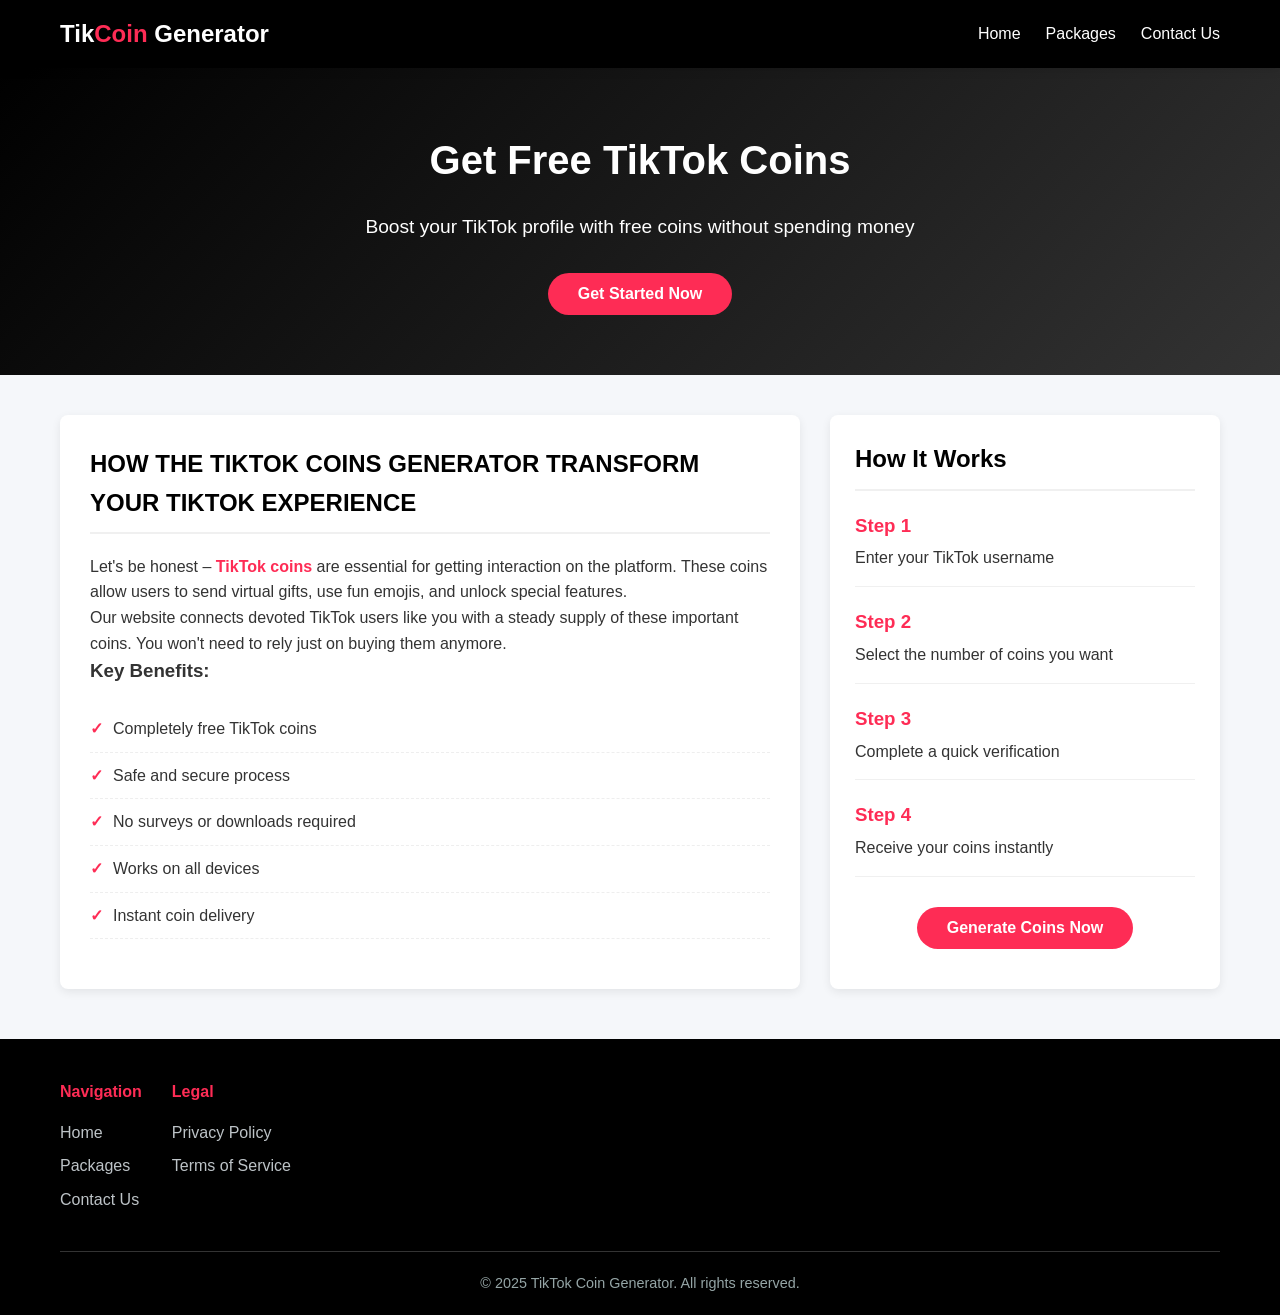
<file: index test.html>
<!DOCTYPE html>
<html lang="en">
<head>
    <meta charset="utf-8">
    <meta name="viewport" content="width=device-width, initial-scale=1, shrink-to-fit=no">
    
    <title>TikTok Coin Generator - Get Free Coins Instantly 🚀</title>
    <meta name="description" content="Get free TikTok coins instantly! Safe, secure, and 100% working. No surveys, no downloads.">
    <meta name="robots" content="index, follow">
    
    <style>
        * {
            margin: 0;
            padding: 0;
            box-sizing: border-box;
            font-family: 'Segoe UI', Tahoma, Geneva, Verdana, sans-serif;
        }
        
        body {
            background-color: #f5f7fa;
            color: #333;
            line-height: 1.6;
        }
        
        .container {
            max-width: 1200px;
            margin: 0 auto;
            padding: 0 20px;
        }
        
        header {
            background-color: #000;
            box-shadow: 0 2px 10px rgba(0, 0, 0, 0.1);
            position: sticky;
            top: 0;
            z-index: 100;
        }
        
        .header-content {
            display: flex;
            justify-content: space-between;
            align-items: center;
            padding: 15px 0;
        }
        
        .logo {
            font-size: 24px;
            font-weight: bold;
            color: #fff;
        }
        
        .logo span {
            color: #fe2c55;
        }
        
        nav ul {
            display: flex;
            list-style: none;
        }
        
        nav ul li {
            margin-left: 25px;
        }
        
        nav ul li a {
            text-decoration: none;
            color: #fff;
            font-weight: 500;
            transition: color 0.3s;
        }
        
        nav ul li a:hover {
            color: #fe2c55;
        }
        
        .hero {
            background: linear-gradient(135deg, #000, #333);
            color: white;
            padding: 60px 0;
            text-align: center;
            margin-bottom: 40px;
        }
        
        .hero h1 {
            font-size: 2.5rem;
            margin-bottom: 20px;
        }
        
        .hero p {
            font-size: 1.2rem;
            max-width: 700px;
            margin: 0 auto 30px;
        }
        
        .btn {
            display: inline-block;
            background-color: #fe2c55;
            color: white;
            padding: 12px 30px;
            border-radius: 30px;
            text-decoration: none;
            font-weight: bold;
            transition: background-color 0.3s;
            border: none;
            cursor: pointer;
            font-size: 1rem;
        }
        
        .btn:hover {
            background-color: #d81e4a;
        }
        
        .btn:disabled {
            background-color: #cccccc;
            cursor: not-allowed;
        }
        
        /* Main Content */
        .main-content {
            display: flex;
            gap: 30px;
            margin-bottom: 50px;
        }
        
        .content-section {
            flex: 2;
            background: white;
            padding: 30px;
            border-radius: 8px;
            box-shadow: 0 3px 10px rgba(0, 0, 0, 0.08);
        }
        
        .sidebar {
            flex: 1;
            background: white;
            padding: 25px;
            border-radius: 8px;
            box-shadow: 0 3px 10px rgba(0, 0, 0, 0.08);
        }
        
        h2 {
            color: #000;
            margin-bottom: 20px;
            padding-bottom: 10px;
            border-bottom: 2px solid #f0f0f0;
        }
        
        .highlight {
            color: #fe2c55;
            font-weight: bold;
        }
        
        .features-list {
            list-style: none;
            margin: 20px 0;
        }
        
        .features-list li {
            padding: 10px 0;
            border-bottom: 1px dashed #eee;
            display: flex;
            align-items: center;
        }
        
        .features-list li:before {
            content: "✓";
            color: #fe2c55;
            font-weight: bold;
            margin-right: 10px;
        }
        
        .step {
            margin-bottom: 20px;
            padding-bottom: 15px;
            border-bottom: 1px solid #f0f0f0;
        }
        
        .step h3 {
            color: #fe2c55;
            margin-bottom: 5px;
        }
        
        footer {
            background-color: #000;
            color: #ecf0f1;
            padding: 40px 0 20px;
        }
        
        .footer-content {
            display: flex;
            justify-content: space-between;
            margin-bottom: 30px;
            flex-wrap: wrap;
        }
        
        .footer-links {
            display: flex;
            gap: 30px;
            flex-wrap: wrap;
        }
        
        .footer-links div h4 {
            margin-bottom: 15px;
            color: #fe2c55;
        }
        
        .footer-links ul {
            list-style: none;
        }
        
        .footer-links ul li {
            margin-bottom: 8px;
        }
        
        .footer-links ul li a {
            color: #bdc3c7;
            text-decoration: none;
            transition: color 0.3s;
        }
        
        .footer-links ul li a:hover {
            color: #fe2c55;
        }
        
        .copyright {
            text-align: center;
            padding-top: 20px;
            border-top: 1px solid #333;
            color: #95a5a6;
            font-size: 0.9rem;
        }
        
        /* Modal Styles */
        .modal-overlay {
            position: fixed;
            top: 0;
            left: 0;
            width: 100%;
            height: 100%;
            background-color: rgba(0, 0, 0, 0.7);
            display: flex;
            justify-content: center;
            align-items: center;
            z-index: 1000;
            opacity: 0;
            visibility: hidden;
            transition: opacity 0.3s, visibility 0.3s;
        }
        
        .modal-overlay.active {
            opacity: 1;
            visibility: visible;
        }
        
        .modal {
            background-color: white;
            border-radius: 10px;
            width: 90%;
            max-width: 500px;
            box-shadow: 0 5px 25px rgba(0, 0, 0, 0.3);
            transform: translateY(-20px);
            transition: transform 0.3s;
            overflow: hidden;
        }
        
        .modal-overlay.active .modal {
            transform: translateY(0);
        }
        
        .modal-header {
            background-color: #000;
            color: white;
            padding: 20px;
            text-align: center;
            position: relative;
        }
        
        .modal-header h2 {
            color: white;
            margin: 0;
            padding: 0;
            border: none;
        }
        
        .close-btn {
            position: absolute;
            top: 15px;
            right: 20px;
            background: none;
            border: none;
            color: white;
            font-size: 24px;
            cursor: pointer;
        }
        
        .modal-body {
            padding: 30px;
        }
        
        .form-group {
            margin-bottom: 20px;
        }
        
        .form-group label {
            display: block;
            margin-bottom: 8px;
            font-weight: 500;
        }
        
        .form-control {
            width: 100%;
            padding: 12px 15px;
            border: 1px solid #ddd;
            border-radius: 5px;
            font-size: 16px;
        }
        
        .form-control:focus {
            border-color: #fe2c55;
            outline: none;
        }
        
        .form-control.error {
            border-color: #e74c3c;
        }
        
        .validation-message {
            margin-top: 5px;
            font-size: 14px;
        }
        
        .validation-message.error {
            color: #e74c3c;
        }
        
        .validation-message.success {
            color: #2ecc71;
        }
        
        .loading-spinner {
            display: none;
            text-align: center;
            margin: 20px 0;
        }
        
        .spinner {
            width: 40px;
            height: 40px;
            border: 4px solid rgba(254, 44, 85, 0.2);
            border-radius: 50%;
            border-top-color: #fe2c55;
            animation: spin 1s linear infinite;
            margin: 0 auto 15px;
        }
        
        @keyframes spin {
            0% { transform: rotate(0deg); }
            100% { transform: rotate(360deg); }
        }
        
        .success-notification {
            display: none;
            text-align: center;
            padding: 20px;
            background-color: #f8f9fa;
            border-radius: 8px;
            margin-top: 20px;
        }
        
        .success-icon {
            color: #2ecc71;
            font-size: 48px;
            margin-bottom: 15px;
        }
        
        @media (max-width: 768px) {
            .main-content {
                flex-direction: column;
            }
            .header-content {
                flex-direction: column;
                text-align: center;
            }
            nav ul {
                margin-top: 15px;
                justify-content: center;
            }
            nav ul li {
                margin: 0 10px;
            }
        }
    </style>
</head>
<body>
    <header>
        <div class="container">
            <div class="header-content">
                <div class="logo">Tik<span>Coin</span> Generator</div>
                <nav>
                    <ul>
                        <li><a href="index.html">Home</a></li>
                        <li><a href="package.html">Packages</a></li>
                        <li><a href="contact.html">Contact Us</a></li>
                    </ul>
                </nav>
            </div>
        </div>
    </header>

    <section class="hero">
        <div class="container">
            <h1>Get Free TikTok Coins</h1>
            <p>Boost your TikTok profile with free coins without spending money</p>
            <button id="openModalBtn" class="btn">Get Started Now</button>
        </div>
    </section>

    <div class="container">
        <div class="main-content">
            <section class="content-section">
                <h2>HOW THE TIKTOK COINS GENERATOR TRANSFORM YOUR TIKTOK EXPERIENCE</h2>
                <p>Let's be honest – <span class="highlight">TikTok coins</span> are essential for getting interaction on the platform. These coins allow users to send virtual gifts, use fun emojis, and unlock special features.</p>
                <p>Our website connects devoted TikTok users like you with a steady supply of these important coins. You won't need to rely just on buying them anymore.</p>
                <h3>Key Benefits:</h3>
                <ul class="features-list">
                    <li>Completely free TikTok coins</li>
                    <li>Safe and secure process</li>
                    <li>No surveys or downloads required</li>
                    <li>Works on all devices</li>
                    <li>Instant coin delivery</li>
                </ul>
            </section>
            
            <aside class="sidebar">
                <h2>How It Works</h2>
                <div class="step"><h3>Step 1</h3><p>Enter your TikTok username</p></div>
                <div class="step"><h3>Step 2</h3><p>Select the number of coins you want</p></div>
                <div class="step"><h3>Step 3</h3><p>Complete a quick verification</p></div>
                <div class="step"><h3>Step 4</h3><p>Receive your coins instantly</p></div>
                <div style="margin-top: 30px; text-align: center;">
                    <button id="openModalBtn2" class="btn">Generate Coins Now</button>
                </div>
            </aside>
        </div>
    </div>

    <footer>
        <div class="container">
            <div class="footer-content">
                <div class="footer-links">
                    <div>
                        <h4>Navigation</h4>
                        <ul>
                            <li><a href="index.html">Home</a></li>
                            <li><a href="package.html">Packages</a></li>
                            <li><a href="contact.html">Contact Us</a></li>
                        </ul>
                    </div>
                    <div>
                        <h4>Legal</h4>
                        <ul>
                            <li><a href="privacy.html">Privacy Policy</a></li>
                            <li><a href="terms.html">Terms of Service</a></li>
                        </ul>
                    </div>
                </div>
            </div>
            <div class="copyright">
                <p>&copy; 2025 TikTok Coin Generator. All rights reserved.</p>
            </div>
        </div>
    </footer>

    <!-- Username Modal -->
    <div class="modal-overlay" id="usernameModal">
        <div class="modal">
            <div class="modal-header">
                <h2>Enter Your TikTok Username</h2>
                <button class="close-btn" id="closeModalBtn">&times;</button>
            </div>
            <div class="modal-body">
                <div class="form-group">
                    <label for="username">TikTok Username</label>
                    <input type="text" id="username" class="form-control" placeholder="@username" autocomplete="off">
                    <div class="validation-message" id="usernameValidation"></div>
                </div>
                
                <div class="loading-spinner" id="loadingSpinner">
                    <div class="spinner"></div>
                    <div class="loading-text">Validating your username...</div>
                </div>
                
                <div class="success-notification" id="successNotification">
                    <div class="success-icon">✓</div>
                    <h3>Username saved successfully!</h3>
                    <button class="btn" id="continueBtn" style="margin-top: 15px;">Continue to Packages</button>
                </div>
                
                <button class="btn" id="validateBtn" style="width: 100%;">Validate & Continue</button>
            </div>
        </div>
    </div>

    <script>
        document.addEventListener('DOMContentLoaded', function() {
            const modal = document.getElementById('usernameModal');
            const openModalBtns = document.querySelectorAll('#openModalBtn, #openModalBtn2');
            const closeModalBtn = document.getElementById('closeModalBtn');
            const validateBtn = document.getElementById('validateBtn');
            const usernameInput = document.getElementById('username');
            const usernameValidation = document.getElementById('usernameValidation');
            const loadingSpinner = document.getElementById('loadingSpinner');
            const successNotification = document.getElementById('successNotification');
            const continueBtn = document.getElementById('continueBtn');
            
            // Clear any existing stored username on page load to ensure fresh input
            // (Optional: comment this out if you want to remember user)
            // localStorage.removeItem('validatedUsername');
            
            openModalBtns.forEach(btn => {
                btn.addEventListener('click', function() {
                    // Reset form
                    usernameInput.value = '';
                    usernameInput.classList.remove('error');
                    usernameValidation.textContent = '';
                    usernameValidation.className = 'validation-message';
                    loadingSpinner.style.display = 'none';
                    successNotification.style.display = 'none';
                    validateBtn.style.display = 'block';
                    validateBtn.disabled = false;
                    modal.classList.add('active');
                });
            });
            
            closeModalBtn.addEventListener('click', () => modal.classList.remove('active'));
            
            // Real-time username validation
            usernameInput.addEventListener('input', function() {
                let username = usernameInput.value.trim().replace(/^@/, '');
                
                if (username === '') {
                    usernameInput.classList.remove('error');
                    usernameValidation.textContent = '';
                    validateBtn.disabled = false;
                    return;
                }
                
                // TikTok username rules: letters, numbers, dots, underscores only, no spaces
                if (!/^[a-zA-Z0-9_.]+$/.test(username)) {
                    usernameInput.classList.add('error');
                    usernameValidation.textContent = '❌ Username can only contain letters, numbers, underscores, and dots';
                    usernameValidation.className = 'validation-message error';
                    validateBtn.disabled = true;
                    return;
                }
                
                if (username.length < 2) {
                    usernameInput.classList.add('error');
                    usernameValidation.textContent = '❌ Username must be at least 2 characters';
                    usernameValidation.className = 'validation-message error';
                    validateBtn.disabled = true;
                    return;
                }
                
                usernameInput.classList.remove('error');
                usernameValidation.textContent = '✓ Valid username format';
                usernameValidation.className = 'validation-message success';
                validateBtn.disabled = false;
            });
            
            validateBtn.addEventListener('click', function() {
                let username = usernameInput.value.trim().replace(/^@/, '');
                
                if (username === '') {
                    usernameInput.classList.add('error');
                    usernameValidation.textContent = '❌ Please enter your TikTok username';
                    usernameValidation.className = 'validation-message error';
                    return;
                }
                
                if (!/^[a-zA-Z0-9_.]{2,30}$/.test(username)) {
                    usernameInput.classList.add('error');
                    usernameValidation.textContent = '❌ Invalid username format';
                    usernameValidation.className = 'validation-message error';
                    return;
                }
                
                // Show loading
                validateBtn.style.display = 'none';
                loadingSpinner.style.display = 'block';
                usernameValidation.textContent = '';
                
                // Simulate validation (in production, you'd check against TikTok API)
                setTimeout(() => {
                    loadingSpinner.style.display = 'none';
                    
                    // Store username in localStorage for the packages page
                    localStorage.setItem('validatedUsername', username.toLowerCase());
                    localStorage.setItem('usernameTimestamp', Date.now());
                    
                    // Show success
                    successNotification.style.display = 'block';
                    usernameValidation.textContent = '✓ Username saved!';
                    usernameValidation.className = 'validation-message success';
                }, 1500);
            });
            
            continueBtn.addEventListener('click', function() {
                window.location.href = 'package.html';
            });
            
                // Close modal when clicking outside
            modal.addEventListener('click', (e) => {
                if (e.target === modal) modal.classList.remove('active');
            });
        });
    </script>
</body>
</html>
</file>
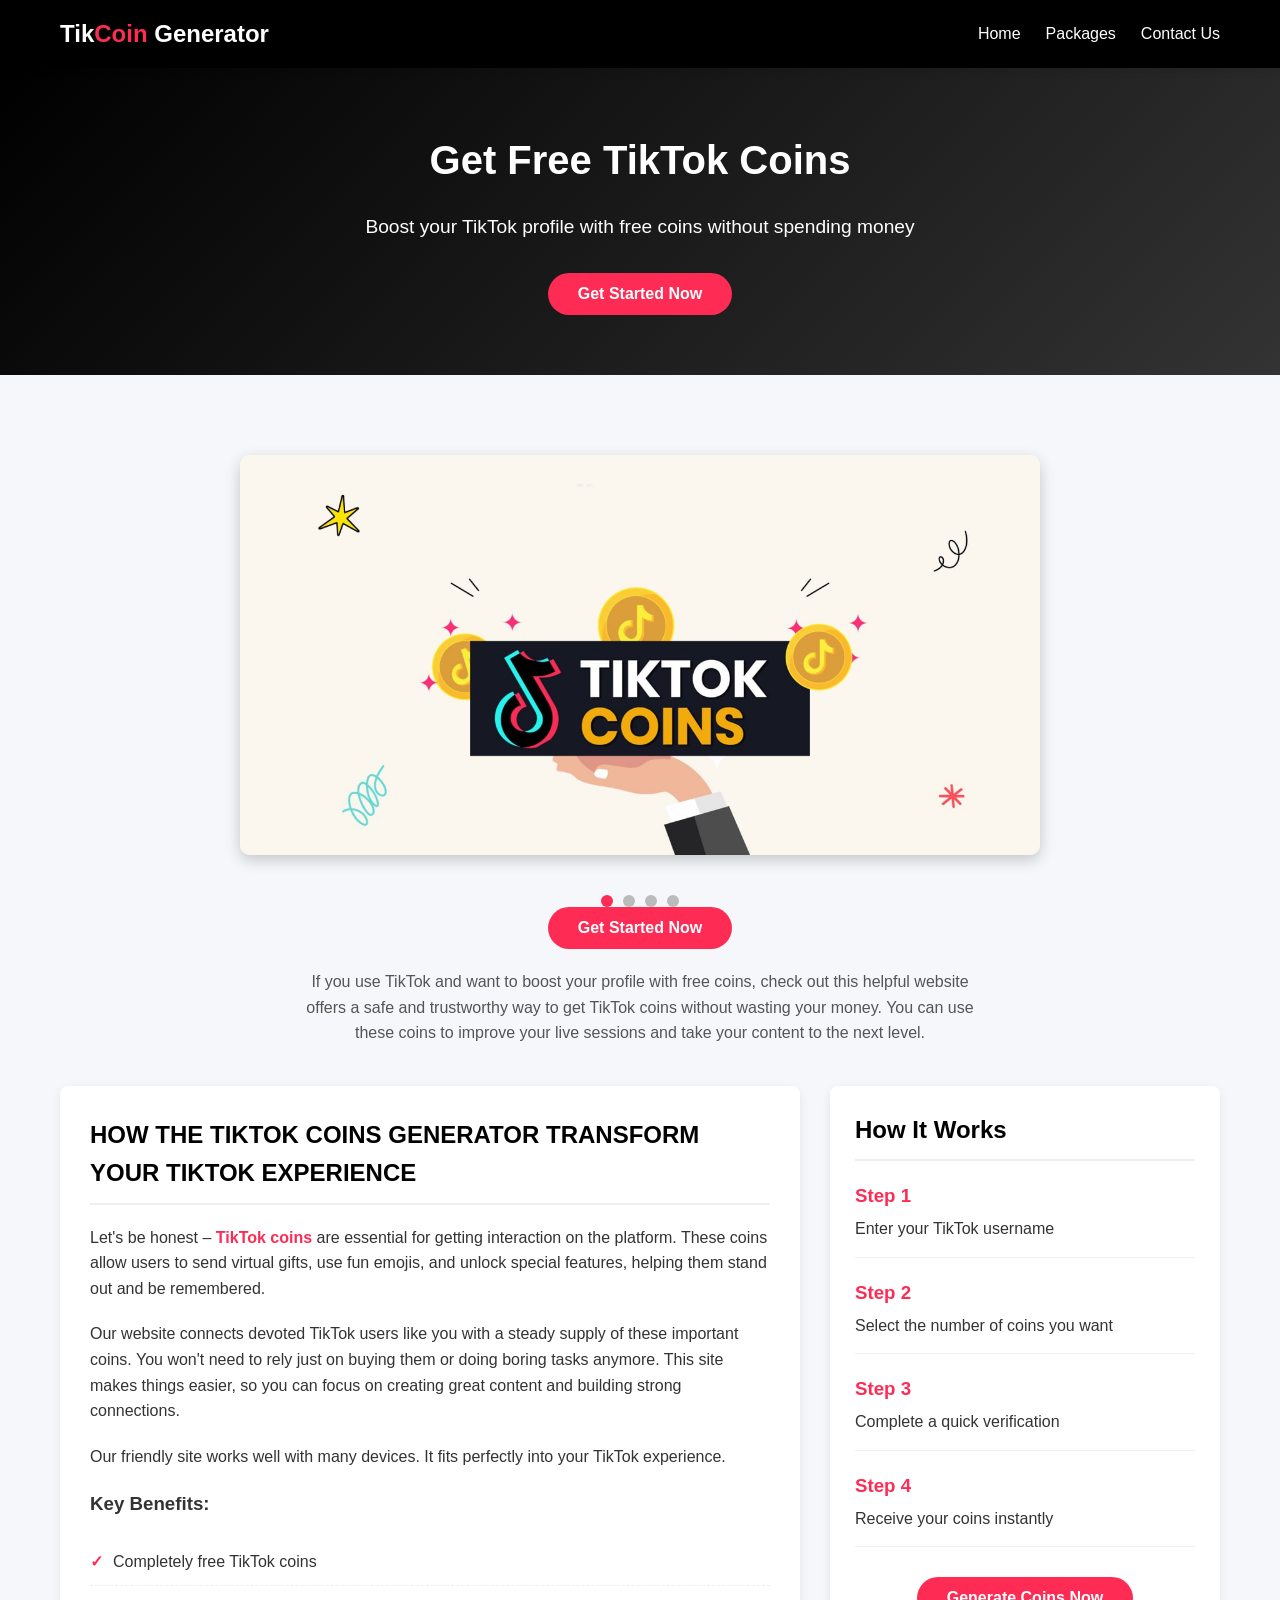
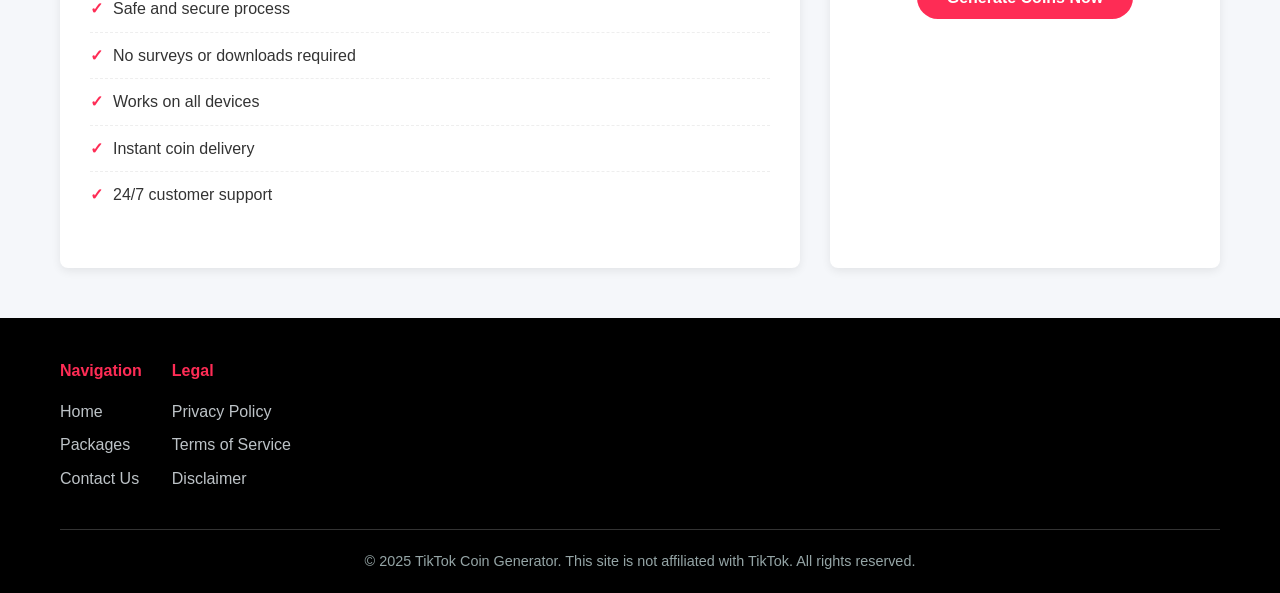
<file: index1.html>
<!DOCTYPE html>
<html lang="en">
<head>
    <meta charset="UTF-8">
    <meta name="viewport" content="width=device-width, initial-scale=1.0">
    <title>TikTok Coin Generator - Get Free Coins</title>
    <style>
        * {
            margin: 0;
            padding: 0;
            box-sizing: border-box;
            font-family: 'Segoe UI', Tahoma, Geneva, Verdana, sans-serif;
        }
        
        body {
            background-color: #f5f7fa;
            color: #333;
            line-height: 1.6;
        }
        
        .container {
            max-width: 1200px;
            margin: 0 auto;
            padding: 0 20px;
        }
        
        /* Header Styles */
        header {
            background-color: #000;
            box-shadow: 0 2px 10px rgba(0, 0, 0, 0.1);
            position: sticky;
            top: 0;
            z-index: 100;
        }
        
        .header-content {
            display: flex;
            justify-content: space-between;
            align-items: center;
            padding: 15px 0;
        }
        
        .logo {
            font-size: 24px;
            font-weight: bold;
            color: #fff;
        }
        
        .logo span {
            color: #fe2c55;
        }
        
        nav ul {
            display: flex;
            list-style: none;
        }
        
        nav ul li {
            margin-left: 25px;
        }
        
        nav ul li a {
            text-decoration: none;
            color: #fff;
            font-weight: 500;
            transition: color 0.3s;
        }
        
        nav ul li a:hover {
            color: #fe2c55;
        }
        
        /* Hero Section */
        .hero {
            background: linear-gradient(135deg, #000, #333);
            color: white;
            padding: 60px 0;
            text-align: center;
            margin-bottom: 40px;
        }
        
        .hero h1 {
            font-size: 2.5rem;
            margin-bottom: 20px;
        }
        
        .hero p {
            font-size: 1.2rem;
            max-width: 700px;
            margin: 0 auto 30px;
        }
        
        .btn {
            display: inline-block;
            background-color: #fe2c55;
            color: white;
            padding: 12px 30px;
            border-radius: 30px;
            text-decoration: none;
            font-weight: bold;
            transition: background-color 0.3s;
            border: none;
            cursor: pointer;
            font-size: 1rem;
        }
        
        .btn:hover {
            background-color: #d81e4a;
        }
        
        .btn:disabled {
            background-color: #cccccc;
            cursor: not-allowed;
        }
        
        /* Slider Section */
        .slider-section {
            padding: 40px 0;
            text-align: center;
        }
        
        .slider-container {
            max-width: 800px;
            margin: 0 auto 40px;
            position: relative;
            overflow: hidden;
            border-radius: 10px;
            box-shadow: 0 5px 15px rgba(0, 0, 0, 0.2);
        }
        
        .slider {
            display: flex;
            transition: transform 0.5s ease;
        }
        
        .slide {
            min-width: 100%;
            height: 400px;
            background-size: cover;
            background-position: center;
        }
        
        .slider-nav {
            display: flex;
            justify-content: center;
            margin-top: 20px;
        }
        
        .slider-dot {
            width: 12px;
            height: 12px;
            background-color: #bbb;
            border-radius: 50%;
            margin: 0 5px;
            cursor: pointer;
            transition: background-color 0.3s;
        }
        
        .slider-dot.active {
            background-color: #fe2c55;
        }
        
        /* Main Content */
        .main-content {
            display: flex;
            gap: 30px;
            margin-bottom: 50px;
        }
        
        .content-section {
            flex: 2;
            background: white;
            padding: 30px;
            border-radius: 8px;
            box-shadow: 0 3px 10px rgba(0, 0, 0, 0.08);
        }
        
        .sidebar {
            flex: 1;
            background: white;
            padding: 25px;
            border-radius: 8px;
            box-shadow: 0 3px 10px rgba(0, 0, 0, 0.08);
        }
        
        h2 {
            color: #000;
            margin-bottom: 20px;
            padding-bottom: 10px;
            border-bottom: 2px solid #f0f0f0;
        }
        
        .content-section p {
            margin-bottom: 20px;
        }
        
        .highlight {
            color: #fe2c55;
            font-weight: bold;
        }
        
        .features-list {
            list-style: none;
            margin: 20px 0;
        }
        
        .features-list li {
            padding: 10px 0;
            border-bottom: 1px dashed #eee;
            display: flex;
            align-items: center;
        }
        
        .features-list li:before {
            content: "✓";
            color: #fe2c55;
            font-weight: bold;
            margin-right: 10px;
        }
        
        .features-list li:last-child {
            border-bottom: none;
        }
        
        .step {
            margin-bottom: 20px;
            padding-bottom: 15px;
            border-bottom: 1px solid #f0f0f0;
        }
        
        .step h3 {
            color: #fe2c55;
            margin-bottom: 5px;
        }
        
        /* Footer */
        footer {
            background-color: #000;
            color: #ecf0f1;
            padding: 40px 0 20px;
        }
        
        .footer-content {
            display: flex;
            justify-content: space-between;
            margin-bottom: 30px;
        }
        
        .footer-links {
            display: flex;
            gap: 30px;
        }
        
        .footer-links div h4 {
            margin-bottom: 15px;
            color: #fe2c55;
        }
        
        .footer-links ul {
            list-style: none;
        }
        
        .footer-links ul li {
            margin-bottom: 8px;
        }
        
        .footer-links ul li a {
            color: #bdc3c7;
            text-decoration: none;
            transition: color 0.3s;
        }
        
        .footer-links ul li a:hover {
            color: #fe2c55;
        }
        
        .copyright {
            text-align: center;
            padding-top: 20px;
            border-top: 1px solid #333;
            color: #95a5a6;
            font-size: 0.9rem;
        }
        
        /* Popup Modal Styles */
        .modal-overlay {
            position: fixed;
            top: 0;
            left: 0;
            width: 100%;
            height: 100%;
            background-color: rgba(0, 0, 0, 0.7);
            display: flex;
            justify-content: center;
            align-items: center;
            z-index: 1000;
            opacity: 0;
            visibility: hidden;
            transition: opacity 0.3s, visibility 0.3s;
        }
        
        .modal-overlay.active {
            opacity: 1;
            visibility: visible;
        }
        
        .modal {
            background-color: white;
            border-radius: 10px;
            width: 90%;
            max-width: 500px;
            box-shadow: 0 5px 25px rgba(0, 0, 0, 0.3);
            transform: translateY(-20px);
            transition: transform 0.3s;
            overflow: hidden;
        }
        
        .modal-overlay.active .modal {
            transform: translateY(0);
        }
        
        .modal-header {
            background-color: #000;
            color: white;
            padding: 20px;
            text-align: center;
            position: relative;
        }
        
        .modal-header h2 {
            color: white;
            margin: 0;
            padding: 0;
            border: none;
        }
        
        .close-btn {
            position: absolute;
            top: 15px;
            right: 20px;
            background: none;
            border: none;
            color: white;
            font-size: 24px;
            cursor: pointer;
            transition: color 0.3s;
        }
        
        .close-btn:hover {
            color: #fe2c55;
        }
        
        .modal-body {
            padding: 30px;
        }
        
        .form-group {
            margin-bottom: 20px;
        }
        
        .form-group label {
            display: block;
            margin-bottom: 8px;
            font-weight: 500;
        }
        
        .form-control {
            width: 100%;
            padding: 12px 15px;
            border: 1px solid #ddd;
            border-radius: 5px;
            font-size: 16px;
            transition: border-color 0.3s;
        }
        
        .form-control:focus {
            border-color: #fe2c55;
            outline: none;
        }
        
        .form-control.error {
            border-color: #e74c3c;
        }
        
        .validation-message {
            margin-top: 5px;
            font-size: 14px;
            min-height: 20px;
        }
        
        .validation-message.error {
            color: #e74c3c;
        }
        
        .validation-message.success {
            color: #2ecc71;
        }
        
        .validation-message.info {
            color: #666;
            font-size: 12px;
        }
        
        /* Loading Spinner */
        .loading-spinner {
            display: none;
            text-align: center;
            margin: 20px 0;
        }
        
        .spinner {
            width: 40px;
            height: 40px;
            border: 4px solid rgba(254, 44, 85, 0.2);
            border-radius: 50%;
            border-top-color: #fe2c55;
            animation: spin 1s linear infinite;
            margin: 0 auto 15px;
        }
        
        @keyframes spin {
            0% { transform: rotate(0deg); }
            100% { transform: rotate(360deg); }
        }
        
        .loading-text {
            color: #666;
            font-size: 14px;
        }
        
        /* Success Notification */
        .success-notification {
            display: none;
            text-align: center;
            padding: 20px;
            background-color: #f8f9fa;
            border-radius: 8px;
            margin-top: 20px;
        }
        
        .success-icon {
            color: #2ecc71;
            font-size: 48px;
            margin-bottom: 15px;
        }
        
        .success-message {
            margin-bottom: 20px;
            color: #333;
        }
        
        /* Responsive Design */
        @media (max-width: 768px) {
            .main-content {
                flex-direction: column;
            }
            
            .footer-content {
                flex-direction: column;
                gap: 30px;
            }
            
            .header-content {
                flex-direction: column;
                text-align: center;
            }
            
            nav ul {
                margin-top: 15px;
                justify-content: center;
            }
            
            nav ul li {
                margin: 0 10px;
            }
            
            .slide {
                height: 250px;
            }
            
            .modal {
                width: 95%;
            }
        }
    </style>
</head>
<body>
    <!-- Header -->
    <header>
        <div class="container">
            <div class="header-content">
                <div class="logo">Tik<span>Coin</span> Generator</div>
                <nav>
                    <ul>
                        <li><a href="index.html">Home</a></li>
                        <li><a href="package.html">Packages</a></li>
                        <li><a href="contact.html">Contact Us</a></li>
                    </ul>
                </nav>
            </div>
        </div>
    </header>

    <!-- Hero Section -->
    <section class="hero">
        <div class="container">
            <h1>Get Free TikTok Coins</h1>
            <p>Boost your TikTok profile with free coins without spending money</p>
            <button id="openModalBtn" class="btn">Get Started Now</button>
        </div>
    </section>

    <!-- Slider Section -->
    <section class="slider-section">
        <div class="container">
            <div class="slider-container">
                <div class="slider">
                    <!-- Replace these with your own images from the images folder -->
                      <div class="slide" style="background-image: url('images/slide1.jpg');"></div>
                    <div class="slide" style="background-image: url('images/slide2.jpg');"></div>
                    <div class="slide" style="background-image: url('images/slide3.jpg');"></div>
                    <div class="slide" style="background-image: url('images/slide4.jpg');"></div>
                </div>
            </div>
            </div>
            <div class="slider-nav">
                <div class="slider-dot active" data-index="0"></div>
                <div class="slider-dot" data-index="1"></div>
                <div class="slider-dot" data-index="2"></div>
                <div class="slider-dot" data-index="3"></div>
            </div>
            
            <button id="openModalBtn2" class="btn">Get Started Now</button>
            <p style="max-width: 700px; margin: 20px auto 0; color: #555;">
                If you use TikTok and want to boost your profile with free coins, check out this helpful website offers a safe and trustworthy way to get TikTok coins without wasting your money. You can use these coins to improve your live sessions and take your content to the next level.
            </p>
        </div>
    </section>

    <!-- Main Content -->
    <div class="container">
        <div class="main-content">
            <!-- Content Section -->
            <section class="content-section">
                <h2>HOW THE TIKTOK COINS GENERATOR TRANSFORM YOUR TIKTOK EXPERIENCE</h2>
                
                <p>Let's be honest – <span class="highlight">TikTok coins</span> are essential for getting interaction on the platform. These coins allow users to send virtual gifts, use fun emojis, and unlock special features, helping them stand out and be remembered.</p>
                
                <p>Our website connects devoted TikTok users like you with a steady supply of these important coins. You won't need to rely just on buying them or doing boring tasks anymore. This site makes things easier, so you can focus on creating great content and building strong connections.</p>
                
                <p>Our friendly site works well with many devices. It fits perfectly into your TikTok experience.</p>
                
                <h3>Key Benefits:</h3>
                <ul class="features-list">
                    <li>Completely free TikTok coins</li>
                    <li>Safe and secure process</li>
                    <li>No surveys or downloads required</li>
                    <li>Works on all devices</li>
                    <li>Instant coin delivery</li>
                    <li>24/7 customer support</li>
                </ul>
            </section>
            
            <!-- Sidebar -->
            <aside class="sidebar">
                <h2>How It Works</h2>
                <div class="step">
                    <h3>Step 1</h3>
                    <p>Enter your TikTok username</p>
                </div>
                <div class="step">
                    <h3>Step 2</h3>
                    <p>Select the number of coins you want</p>
                </div>
                <div class="step">
                    <h3>Step 3</h3>
                    <p>Complete a quick verification</p>
                </div>
                <div class="step">
                    <h3>Step 4</h3>
                    <p>Receive your coins instantly</p>
                </div>
                
                <div style="margin-top: 30px; text-align: center;">
                    <button id="openModalBtn3" class="btn">Generate Coins Now</button>
                </div>
            </aside>
        </div>
    </div>

    <!-- Footer -->
    <footer>
        <div class="container">
            <div class="footer-content">
                <div class="footer-links">
                    <div>
                        <h4>Navigation</h4>
                        <ul>
                            <li><a href="index.html">Home</a></li>
                            <li><a href="package.html">Packages</a></li>
                            <li><a href="contact.html">Contact Us</a></li>
                        </ul>
                    </div>
                    <div>
                        <h4>Legal</h4>
                        <ul>
                            <li><a href="privacy.html">Privacy Policy</a></li>
                            <li><a href="terms.html">Terms of Service</a></li>
                            <li><a href="disclaimer.html">Disclaimer</a></li>
                        </ul>
                    </div>
                </div>
            </div>
            <div class="copyright">
                <p>&copy; 2025 TikTok Coin Generator. This site is not affiliated with TikTok. All rights reserved.</p>
            </div>
        </div>
    </footer>

    <!-- Username Validation Popup -->
    <div class="modal-overlay" id="usernameModal">
        <div class="modal">
            <div class="modal-header">
                <h2>Enter Your TikTok Username</h2>
                <button class="close-btn" id="closeModalBtn">&times;</button>
            </div>
            <div class="modal-body">
                <div class="form-group">
                    <label for="username">TikTok Username</label>
                    <input type="text" id="username" class="form-control"  autocomplete="off">
                    <div class="validation-message info">Enter your Real Tiktok username to get coins</div>
                    <div class="validation-message" id="usernameValidation"></div>
                </div>
                
                <div class="loading-spinner" id="loadingSpinner">
                    <div class="spinner"></div>
                    <div class="loading-text">Validating your username...</div>
                </div>
                
                <div class="success-notification" id="successNotification">
                    <div class="success-icon">✓</div>
                    <h3 class="success-message">Username validated successfully!</h3>
                    <button class="btn" id="continueBtn">Continue to Packages</button>
                </div>
                
                <button class="btn" id="validateBtn" style="width: 100%;">Validate Username</button>
            </div>
        </div>
    </div>

  <script>
document.addEventListener('DOMContentLoaded', function() {
    const modal = document.getElementById('usernameModal');
    const openModalBtns = document.querySelectorAll('#openModalBtn, #openModalBtn2, #openModalBtn3');
    const closeModalBtn = document.getElementById('closeModalBtn');
    const validateBtn = document.getElementById('validateBtn');
    const usernameInput = document.getElementById('username');
    const usernameValidation = document.getElementById('usernameValidation');
    const loadingSpinner = document.getElementById('loadingSpinner');
    const successNotification = document.getElementById('successNotification');
    const continueBtn = document.getElementById('continueBtn');

    // Open modal
    openModalBtns.forEach(btn => {
        btn.addEventListener('click', function() {
            modal.classList.add('active');
            usernameInput.value = '';
            usernameValidation.textContent = '';
            usernameInput.classList.remove('error');
            usernameValidation.className = 'validation-message';
            loadingSpinner.style.display = 'none';
            successNotification.style.display = 'none';
            validateBtn.style.display = 'block';
            validateBtn.disabled = false;
        });
    });

    // Close modal
    closeModalBtn.addEventListener('click', () => modal.classList.remove('active'));

    // Username input validation (local rules)
    usernameInput.addEventListener('input', function() {
        const username = usernameInput.value;
        if (username.includes(' ')) {
            usernameInput.classList.add('error');
            usernameValidation.textContent = 'Spaces are not allowed';
            usernameValidation.className = 'validation-message error';
            validateBtn.disabled = true;
            return;
        }
        if (username !== username.toLowerCase()) {
            usernameInput.classList.add('error');
            usernameValidation.textContent = 'Use lowercase letters only';
            usernameValidation.className = 'validation-message error';
            validateBtn.disabled = true;
            return;
        }
        if (!/^[a-z0-9_.]*$/.test(username)) {
            usernameInput.classList.add('error');
            usernameValidation.textContent = 'Only letters, numbers, underscores, and periods are allowed';
            usernameValidation.className = 'validation-message error';
            validateBtn.disabled = true;
            return;
        }
        usernameInput.classList.remove('error');
        usernameValidation.textContent = '';
        usernameValidation.className = 'validation-message';
        validateBtn.disabled = false;
    });

    // Real TikTok Username Validation
    validateBtn.addEventListener('click', async function() {
        const username = usernameInput.value.trim();
        if (username === '') {
            usernameInput.classList.add('error');
            usernameValidation.textContent = 'Please enter your TikTok username';
            usernameValidation.className = 'validation-message error';
            return;
        }

        validateBtn.style.display = 'none';
        loadingSpinner.style.display = 'block';
        usernameValidation.textContent = '';

        try {
            // Check TikTok profile URL
            const response = await fetch(`https://www.tiktok.com/@${username}`, {
                method: 'GET',
                mode: 'no-cors' // TikTok blocks CORS but this still works for status in some browsers
            });

            loadingSpinner.style.display = 'none';

            // Since TikTok blocks CORS, we can't read body. But if we fetch normally and use HEAD or check error, we can still detect 404 via error fallback
            if (response.ok || response.type === 'opaque') {
                usernameValidation.textContent = '✅ Username exists!';
                usernameValidation.className = 'validation-message success';
                successNotification.style.display = 'block';
            } else {
                usernameValidation.textContent = '❌ Username not found.';
                usernameValidation.className = 'validation-message error';
                validateBtn.style.display = 'block';
            }
        } catch (error) {
            loadingSpinner.style.display = 'none';
            usernameValidation.textContent = '❌ Username not found.';
            usernameValidation.className = 'validation-message error';
            validateBtn.style.display = 'block';
        }
    });

    continueBtn.addEventListener('click', function() {
        window.location.href = 'package.html';
    });

    modal.addEventListener('click', function(e) {
        if (e.target === modal) modal.classList.remove('active');
    });
});
</script>

</body>
</html>
</file>
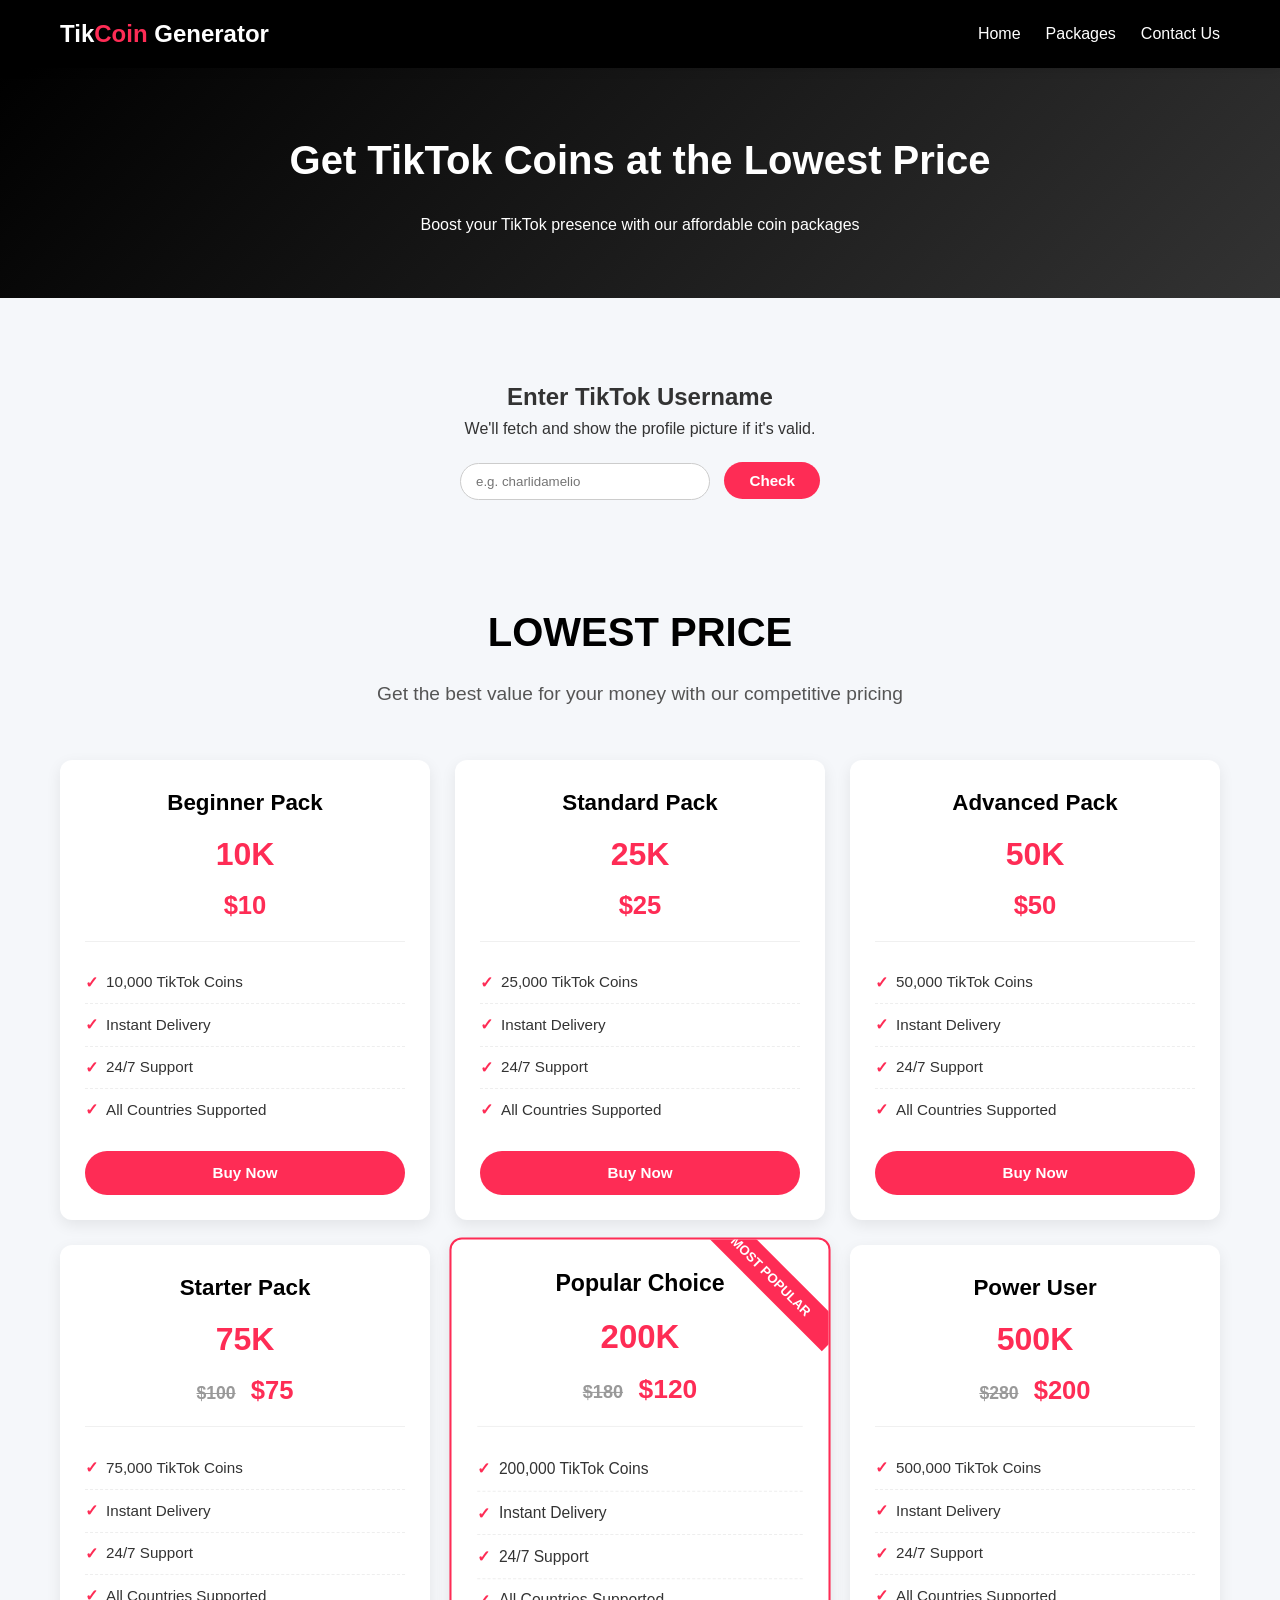
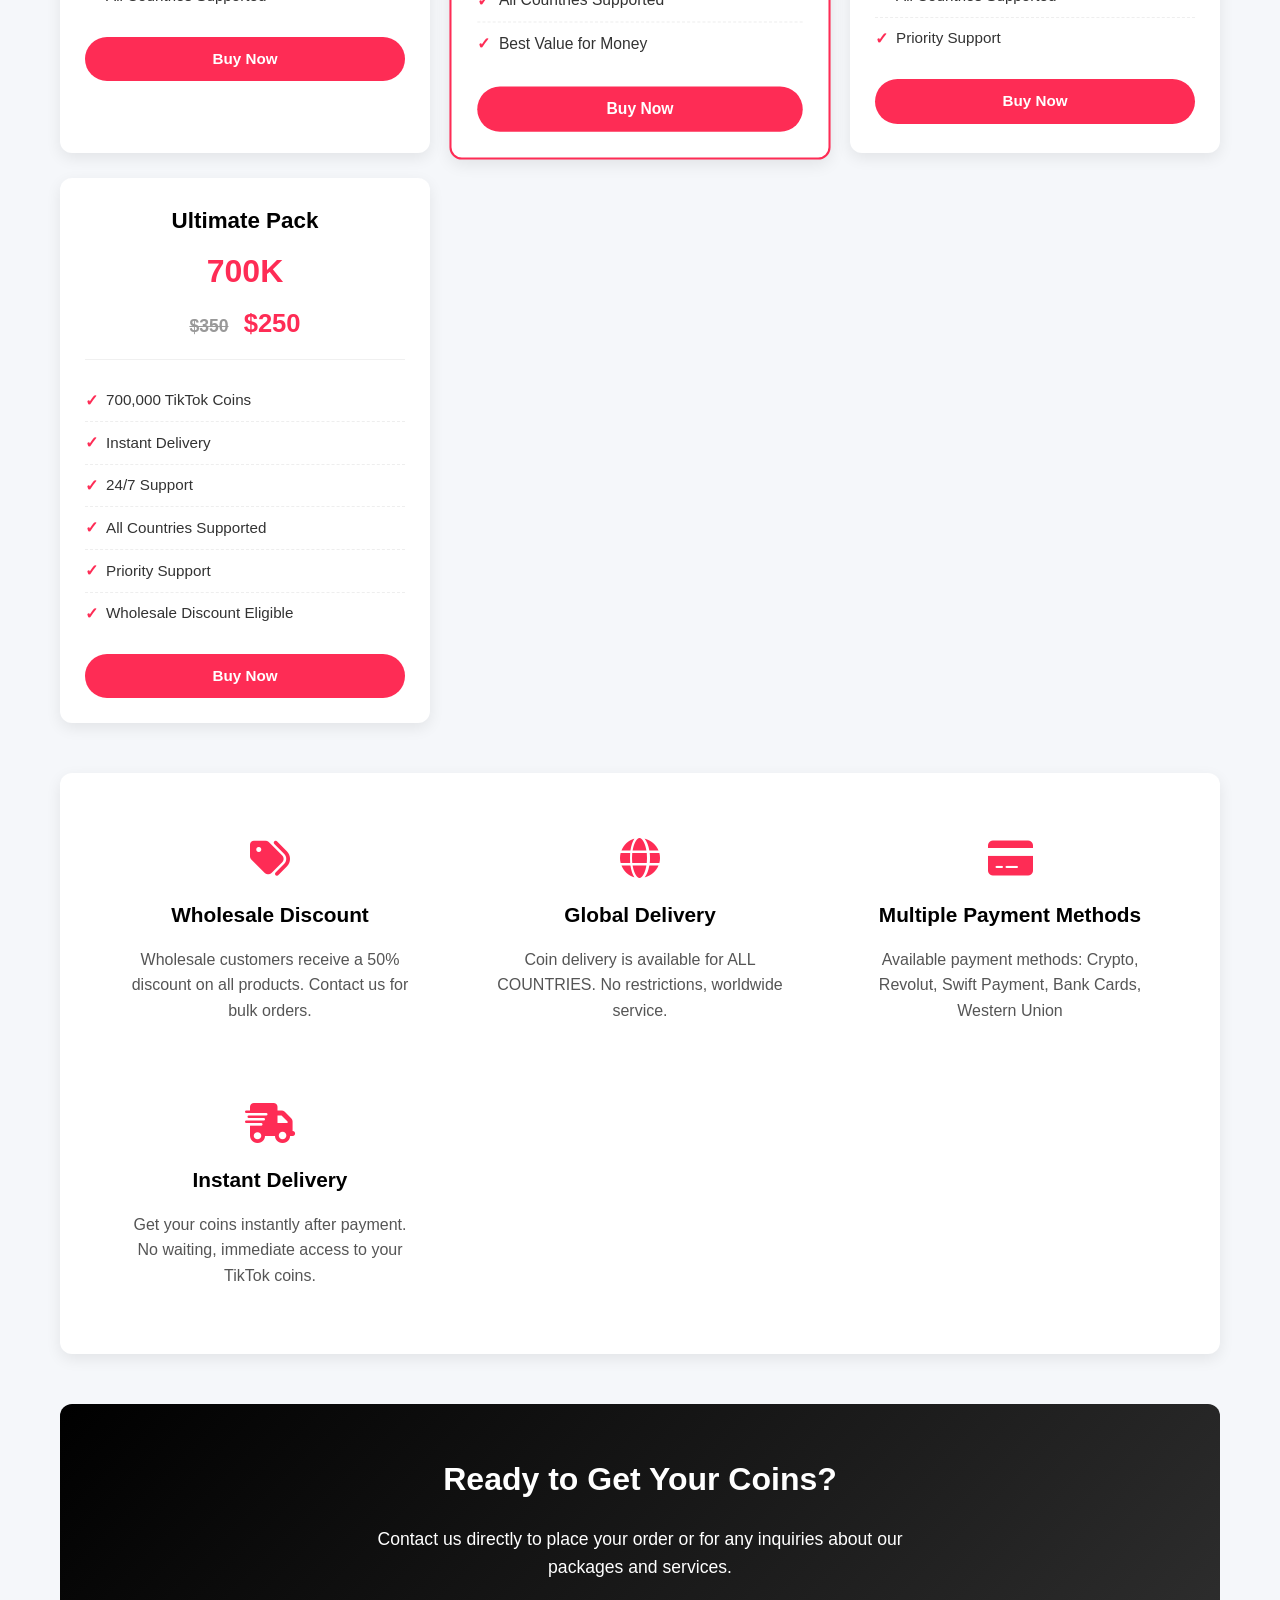
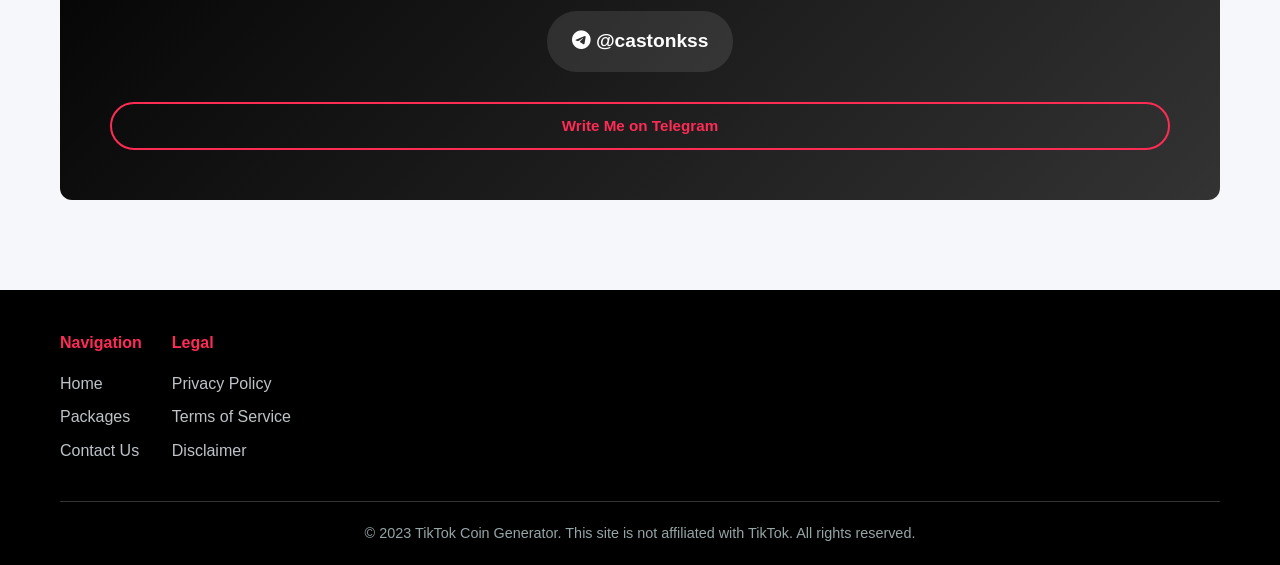
<file: package org.html>
<!DOCTYPE html>
<html lang="en">
<head>
    <meta charset="UTF-8">
    <meta name="viewport" content="width=device-width, initial-scale=1.0">
    <title>Packages - TikTok Coin Generator</title>
    <style>
        * {
            margin: 0;
            padding: 0;
            box-sizing: border-box;
            font-family: 'Segoe UI', Tahoma, Geneva, Verdana, sans-serif;
        }
        
        body {
            background-color: #f5f7fa;
            color: #333;
            line-height: 1.6;
        }
        
        .container {
            max-width: 1200px;
            margin: 0 auto;
            padding: 0 20px;
        }
        
        /* Header Styles */
        header {
            background-color: #000;
            box-shadow: 0 2px 10px rgba(0, 0, 0, 0.1);
            position: sticky;
            top: 0;
            z-index: 100;
        }
        
        .header-content {
            display: flex;
            justify-content: space-between;
            align-items: center;
            padding: 15px 0;
        }
        
        .logo {
            font-size: 24px;
            font-weight: bold;
            color: #fff;
        }
        
        .logo span {
            color: #fe2c55;
        }
        
        nav ul {
            display: flex;
            list-style: none;
        }
        
        nav ul li {
            margin-left: 25px;
        }
        
        nav ul li a {
            text-decoration: none;
            color: #fff;
            font-weight: 500;
            transition: color 0.3s;
        }
        
        nav ul li a:hover {
            color: #fe2c55;
        }
        
        /* Hero Section */
        .hero {
            background: linear-gradient(135deg, #000, #333);
            color: white;
            padding: 60px 0;
            text-align: center;
            margin-bottom: 40px;
        }
        
        .hero h1 {
            font-size: 2.5rem;
            margin-bottom: 20px;
        }
        
        /* Packages Section */
        .packages-section {
            padding: 40px 0;
        }
        
        .section-header {
            text-align: center;
            margin-bottom: 50px;
        }
        
        .section-header h1 {
            font-size: 2.5rem;
            color: #000;
            margin-bottom: 15px;
        }
        
        .section-header p {
            font-size: 1.2rem;
            color: #555;
            max-width: 600px;
            margin: 0 auto;
        }
        
        .packages-container {
            display: grid;
            grid-template-columns: repeat(auto-fit, minmax(280px, 1fr));
            gap: 25px;
            margin-bottom: 50px;
        }
        
        .package-card {
            background: white;
            border-radius: 12px;
            padding: 25px;
            box-shadow: 0 5px 15px rgba(0, 0, 0, 0.08);
            transition: transform 0.3s, box-shadow 0.3s;
            position: relative;
            overflow: hidden;
        }
        
        .package-card:hover {
            transform: translateY(-8px);
            box-shadow: 0 12px 25px rgba(0, 0, 0, 0.15);
        }
        
        .package-card.featured {
            border: 2px solid #fe2c55;
            transform: scale(1.03);
        }
        
        .package-card.featured:hover {
            transform: scale(1.03) translateY(-8px);
        }
        
        .price-badge {
            position: absolute;
            top: 20px;
            right: -30px;
            background: #fe2c55;
            color: white;
            padding: 6px 35px;
            transform: rotate(45deg);
            font-weight: bold;
            font-size: 0.8rem;
        }
        
        .package-header {
            text-align: center;
            margin-bottom: 20px;
            padding-bottom: 15px;
            border-bottom: 1px solid #f0f0f0;
        }
        
        .package-header h3 {
            font-size: 1.4rem;
            color: #000;
            margin-bottom: 8px;
        }
        
        .coin-amount {
            font-size: 2rem;
            font-weight: bold;
            color: #fe2c55;
            margin-bottom: 5px;
        }
        
        .price {
            font-size: 1.6rem;
            font-weight: bold;
            color: #000;
        }
        
        .old-price {
            text-decoration: line-through;
            color: #999;
            font-size: 1.1rem;
            margin-right: 8px;
        }
        
        .new-price {
            color: #fe2c55;
            font-weight: bold;
        }
        
        .package-features {
            list-style: none;
            margin: 20px 0;
        }
        
        .package-features li {
            padding: 8px 0;
            border-bottom: 1px dashed #eee;
            display: flex;
            align-items: center;
            font-size: 0.95rem;
        }
        
        .package-features li:last-child {
            border-bottom: none;
        }
        
        .package-features li:before {
            content: "✓";
            color: #fe2c55;
            font-weight: bold;
            margin-right: 8px;
            font-size: 1rem;
        }
        
        .btn {
            display: inline-block;
            background-color: #fe2c55;
            color: white;
            padding: 10px 25px;
            border-radius: 30px;
            text-decoration: none;
            font-weight: bold;
            transition: background-color 0.3s;
            border: none;
            cursor: pointer;
            font-size: 0.95rem;
            width: 100%;
            text-align: center;
        }
        
        .btn:hover {
            background-color: #d81e4a;
        }
        
        .btn-outline {
            background: transparent;
            border: 2px solid #fe2c55;
            color: #fe2c55;
        }
        
        .btn-outline:hover {
            background: #fe2c55;
            color: white;
        }
        
        /* Additional Info Section */
        .info-section {
            background: white;
            padding: 40px;
            border-radius: 12px;
            box-shadow: 0 5px 15px rgba(0, 0, 0, 0.08);
            margin-bottom: 50px;
        }
        
        .info-grid {
            display: grid;
            grid-template-columns: repeat(auto-fit, minmax(250px, 1fr));
            gap: 30px;
        }
        
        .info-card {
            text-align: center;
            padding: 25px;
        }
        
        .info-card i {
            font-size: 2.5rem;
            color: #fe2c55;
            margin-bottom: 20px;
        }
        
        .info-card h3 {
            color: #000;
            margin-bottom: 15px;
            font-size: 1.3rem;
        }
        
        .info-card p {
            color: #555;
        }
        
        /* Contact Section */
        .contact-section {
            background: linear-gradient(135deg, #000, #333);
            color: white;
            padding: 50px;
            border-radius: 12px;
            text-align: center;
            margin-bottom: 50px;
        }
        
        .contact-section h2 {
            margin-bottom: 20px;
            font-size: 2rem;
        }
        
        .contact-section p {
            margin-bottom: 30px;
            font-size: 1.1rem;
            max-width: 600px;
            margin-left: auto;
            margin-right: auto;
        }
        
        .contact-username {
            background: rgba(255, 255, 255, 0.1);
            padding: 15px 25px;
            border-radius: 30px;
            display: inline-block;
            font-weight: bold;
            font-size: 1.2rem;
            margin-bottom: 30px;
        }
        
        /* Footer */
        footer {
            background-color: #000;
            color: #ecf0f1;
            padding: 40px 0 20px;
        }
        
        .footer-content {
            display: flex;
            justify-content: space-between;
            margin-bottom: 30px;
        }
        
        .footer-links {
            display: flex;
            gap: 30px;
        }
        
        .footer-links div h4 {
            margin-bottom: 15px;
            color: #fe2c55;
        }
        
        .footer-links ul {
            list-style: none;
        }
        
        .footer-links ul li {
            margin-bottom: 8px;
        }
        
        .footer-links ul li a {
            color: #bdc3c7;
            text-decoration: none;
            transition: color 0.3s;
        }
        
        .footer-links ul li a:hover {
            color: #fe2c55;
        }
        
        .copyright {
            text-align: center;
            padding-top: 20px;
            border-top: 1px solid #333;
            color: #95a5a6;
            font-size: 0.9rem;
        }
        
        /* Responsive Design */
        @media (max-width: 768px) {
            .footer-content {
                flex-direction: column;
                gap: 30px;
            }
            
            .header-content {
                flex-direction: column;
                text-align: center;
            }
            
            nav ul {
                margin-top: 15px;
                justify-content: center;
            }
            
            nav ul li {
                margin: 0 10px;
            }
            
            .package-card.featured {
                transform: scale(1);
            }
            
            .package-card.featured:hover {
                transform: translateY(-8px);
            }
            
            .info-grid {
                grid-template-columns: 1fr;
            }
            
            .packages-container {
                grid-template-columns: repeat(auto-fit, minmax(250px, 1fr));
                gap: 20px;
            }
        }
        
        @media (max-width: 480px) {
            .section-header h1 {
                font-size: 2rem;
            }
            
            .contact-section {
                padding: 30px 20px;
            }
            
            .packages-container {
                grid-template-columns: 1fr;
            }
        }
    </style>
    <!-- Font Awesome for icons -->
    <link rel="stylesheet" href="https://cdnjs.cloudflare.com/ajax/libs/font-awesome/6.4.0/css/all.min.css">
</head>
<body>
    <!-- Header -->
    <header>
        <div class="container">
            <div class="header-content">
                <div class="logo">Tik<span>Coin</span> Generator</div>
                <nav>
                    <ul>
                        <li><a href="index.html">Home</a></li>
                        <li><a href="package.html">Packages</a></li>
                        <li><a href="contact.html">Contact Us</a></li>
                    </ul>
                </nav>
            </div>
        </div>
    </header>

    <!-- Hero Section -->
    <section class="hero">
        <div class="container">
            <h1>Get TikTok Coins at the Lowest Price</h1>
            <p>Boost your TikTok presence with our affordable coin packages</p>
        </div>
    </section>
    <!-- TikTok Username Validation Section -->
<section class="packages-section" style="text-align:center; margin-top:20px;">
  <div class="container">
    <h2>Enter TikTok Username</h2>
    <p>We'll fetch and show the profile picture if it's valid.</p>
    <div style="margin:20px 0;">
      <input 
        type="text" 
        id="tiktokUsername" 
        placeholder="e.g. charlidamelio" 
        style="padding:10px 15px; border-radius:25px; border:1px solid #ccc; width:250px;"
      >
      <button 
        id="checkBtn" 
        class="btn" 
        style="width:auto; display:inline-block; margin-left:10px;"
      >
        Check
      </button>
    </div>
    <div id="profileResult"></div>
  </div>
</section>


    <!-- Packages Section -->
    <section class="packages-section">
        <div class="container">
            <div class="section-header">
                <h1>LOWEST PRICE</h1>
                <p>Get the best value for your money with our competitive pricing</p>
            </div>

            <div class="packages-container">
                <!-- New Package 1 -->
                <div class="package-card">
                    <div class="package-header">
                        <h3>Beginner Pack</h3>
                        <div class="coin-amount">10K</div>
                        <div class="price">
                            <span class="new-price">$10</span>
                        </div>
                    </div>
                    <ul class="package-features">
                        <li>10,000 TikTok Coins</li>
                        <li>Instant Delivery</li>
                        <li>24/7 Support</li>
                        <li>All Countries Supported</li>
                    </ul>
                    <a href="#" class="btn">Buy Now</a>
                </div>

                <!-- New Package 2 -->
                <div class="package-card">
                    <div class="package-header">
                        <h3>Standard Pack</h3>
                        <div class="coin-amount">25K</div>
                        <div class="price">
                            <span class="new-price">$25</span>
                        </div>
                    </div>
                    <ul class="package-features">
                        <li>25,000 TikTok Coins</li>
                        <li>Instant Delivery</li>
                        <li>24/7 Support</li>
                        <li>All Countries Supported</li>
                    </ul>
                    <a href="#" class="btn">Buy Now</a>
                </div>

                <!-- New Package 3 -->
                <div class="package-card">
                    <div class="package-header">
                        <h3>Advanced Pack</h3>
                        <div class="coin-amount">50K</div>
                        <div class="price">
                            <span class="new-price">$50</span>
                        </div>
                    </div>
                    <ul class="package-features">
                        <li>50,000 TikTok Coins</li>
                        <li>Instant Delivery</li>
                        <li>24/7 Support</li>
                        <li>All Countries Supported</li>
                    </ul>
                    <a href="#" class="btn">Buy Now</a>
                </div>

                <!-- Package 4 -->
                <div class="package-card">
                    <div class="package-header">
                        <h3>Starter Pack</h3>
                        <div class="coin-amount">75K</div>
                        <div class="price">
                            <span class="old-price">$100</span>
                            <span class="new-price">$75</span>
                        </div>
                    </div>
                    <ul class="package-features">
                        <li>75,000 TikTok Coins</li>
                        <li>Instant Delivery</li>
                        <li>24/7 Support</li>
                        <li>All Countries Supported</li>
                    </ul>
                    <a href="#" class="btn">Buy Now</a>
                </div>

                <!-- Package 5 -->
                <div class="package-card featured">
                    <div class="price-badge">MOST POPULAR</div>
                    <div class="package-header">
                        <h3>Popular Choice</h3>
                        <div class="coin-amount">200K</div>
                        <div class="price">
                            <span class="old-price">$180</span>
                            <span class="new-price">$120</span>
                        </div>
                    </div>
                    <ul class="package-features">
                        <li>200,000 TikTok Coins</li>
                        <li>Instant Delivery</li>
                        <li>24/7 Support</li>
                        <li>All Countries Supported</li>
                        <li>Best Value for Money</li>
                    </ul>
                    <a href="#" class="btn">Buy Now</a>
                </div>

                <!-- Package 6 -->
                <div class="package-card">
                    <div class="package-header">
                        <h3>Power User</h3>
                        <div class="coin-amount">500K</div>
                        <div class="price">
                            <span class="old-price">$280</span>
                            <span class="new-price">$200</span>
                        </div>
                    </div>
                    <ul class="package-features">
                        <li>500,000 TikTok Coins</li>
                        <li>Instant Delivery</li>
                        <li>24/7 Support</li>
                        <li>All Countries Supported</li>
                        <li>Priority Support</li>
                    </ul>
                    <a href="#" class="btn">Buy Now</a>
                </div>

                <!-- Package 7 -->
                <div class="package-card">
                    <div class="package-header">
                        <h3>Ultimate Pack</h3>
                        <div class="coin-amount">700K</div>
                        <div class="price">
                            <span class="old-price">$350</span>
                            <span class="new-price">$250</span>
                        </div>
                    </div>
                    <ul class="package-features">
                        <li>700,000 TikTok Coins</li>
                        <li>Instant Delivery</li>
                        <li>24/7 Support</li>
                        <li>All Countries Supported</li>
                        <li>Priority Support</li>
                        <li>Wholesale Discount Eligible</li>
                    </ul>
                    <a href="#" class="btn">Buy Now</a>
                </div>
            </div>

            <!-- Additional Info Section -->
            <div class="info-section">
                <div class="info-grid">
                    <div class="info-card">
                        <i class="fas fa-tags"></i>
                        <h3>Wholesale Discount</h3>
                        <p>Wholesale customers receive a 50% discount on all products. Contact us for bulk orders.</p>
                    </div>
                    
                    <div class="info-card">
                        <i class="fas fa-globe"></i>
                        <h3>Global Delivery</h3>
                        <p>Coin delivery is available for ALL COUNTRIES. No restrictions, worldwide service.</p>
                    </div>
                    
                    <div class="info-card">
                        <i class="fas fa-credit-card"></i>
                        <h3>Multiple Payment Methods</h3>
                        <p>Available payment methods: Crypto, Revolut, Swift Payment, Bank Cards, Western Union</p>
                    </div>
                    
                    <div class="info-card">
                        <i class="fas fa-shipping-fast"></i>
                        <h3>Instant Delivery</h3>
                        <p>Get your coins instantly after payment. No waiting, immediate access to your TikTok coins.</p>
                    </div>
                </div>
            </div>

            <!-- Contact Section -->
            <div class="contact-section">
                <h2>Ready to Get Your Coins?</h2>
                <p>Contact us directly to place your order or for any inquiries about our packages and services.</p>
                
                <div class="contact-username">
                    <i class="fab fa-telegram"></i> @castonkss
                </div>
                
                <a href="https://t.me/castonkss" class="btn btn-outline">Write Me on Telegram</a>
            </div>
        </div>
    </section>

<!-- Footer -->
    <footer>
        <div class="container">
            <div class="footer-content">
                <div class="footer-links">
                    <div>
                        <h4>Navigation</h4>
                        <ul>
                            <li><a href="index.html">Home</a></li>
                            <li><a href="package.html">Packages</a></li>
                            <li><a href="contact.html">Contact Us</a></li>
                        </ul>
                    </div>
                    <div>
                        <h4>Legal</h4>
                        <ul>
                            <li><a href="privacy.html">Privacy Policy</a></li>
                            <li><a href="terms.html">Terms of Service</a></li>
                            <li><a href="disclaimer.html">Disclaimer</a></li>
                        </ul>
                    </div>
                </div>
            </div>
            <div class="copyright">
                <p>&copy; 2023 TikTok Coin Generator. This site is not affiliated with TikTok. All rights reserved.</p>
            </div>
        </div>
    </footer>

    <script>
        // Package selection and animation
        document.addEventListener('DOMContentLoaded', function() {
            const buyButtons = document.querySelectorAll('.btn');
            
            buyButtons.forEach(button => {
                button.addEventListener('click', function(e) {
                    e.preventDefault();
                    
                    // Animation effect
                    this.style.transform = 'scale(0.95)';
                    setTimeout(() => {
                        this.style.transform = 'scale(1)';
                    }, 150);
                    
                    // In a real implementation, this would redirect to payment or contact
                    const packageName = this.closest('.package-card').querySelector('h3').textContent;
                    alert(`You selected: ${packageName}\n\nYou will be redirected to complete your purchase.`);
                    
                    // In a real implementation, you would redirect to payment page
                    // window.location.href = 'payment.html?package=' + packageName;
                });
            });
            
            // Telegram button special handling
            const telegramBtn = document.querySelector('.btn-outline');
            if (telegramBtn) {
                telegramBtn.addEventListener('click', function(e) {
                    // Don't prevent default for actual navigation
                    // Just add animation
                    this.style.transform = 'scale(0.95)';
                    setTimeout(() => {
                        this.style.transform = 'scale(1)';
                    }, 150);
                });
            }
        });
    </script>
    <script>
  const checkBtn = document.getElementById('checkBtn');
  const usernameInput = document.getElementById('tiktokUsername');
  const profileResult = document.getElementById('profileResult');

  checkBtn.addEventListener('click', async () => {
    const username = usernameInput.value.trim();
    if (!username) {
      profileResult.innerHTML = `<p style="color:red;">Please enter a username</p>`;
      return;
    }

    profileResult.innerHTML = `<p>Checking username...</p>`;

    try {
      // Use TikTok's unofficial public endpoint via RapidAPI or a proxy
      const response = await fetch(`https://www.tiktok.com/@${username}?__a=1&__d=1`, {
        headers: {
          'Accept': 'application/json'
        }
      });

      if (!response.ok) {
        throw new Error('Username not found');
      }

      const data = await response.json();

      // TikTok's structure changed often, we check multiple paths
      const userData = data.userInfo?.user || data.user || data;
      const avatar = userData.avatarLarger || userData.avatarThumb || userData.avatarMedium;

      if (avatar) {
        profileResult.innerHTML = `
          <div style="margin-top:15px;">
            <img src="${avatar}" alt="${username}'s profile" style="width:120px; height:120px; border-radius:50%; border:3px solid #fe2c55;">
            <p style="margin-top:10px; font-weight:bold;">@${username}</p>
          </div>
        `;
      } else {
        profileResult.innerHTML = `<p style="color:red;">Could not retrieve profile picture.</p>`;
      }

    } catch (error) {
      profileResult.innerHTML = `<p style="color:red;">Invalid username or TikTok blocked the request.</p>`;
    }
  });
</script>

</body>
</html>
</file>
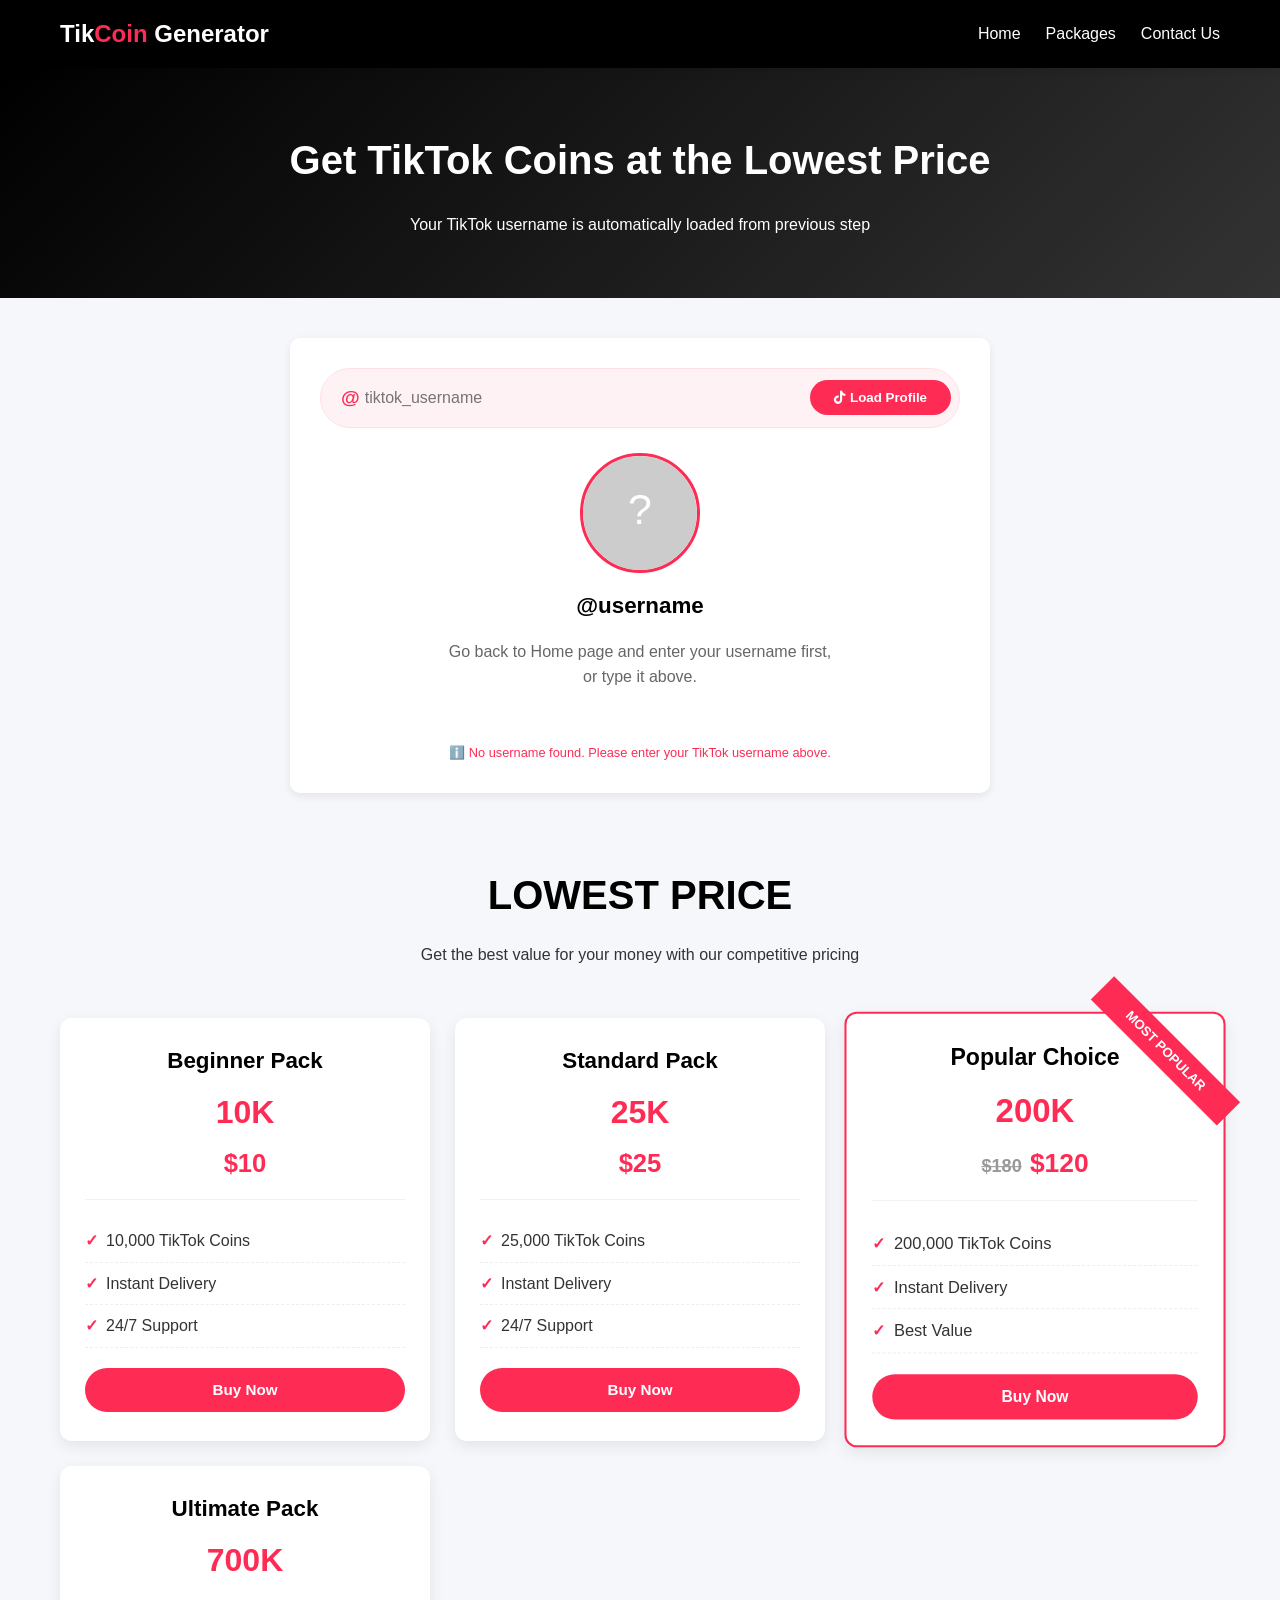
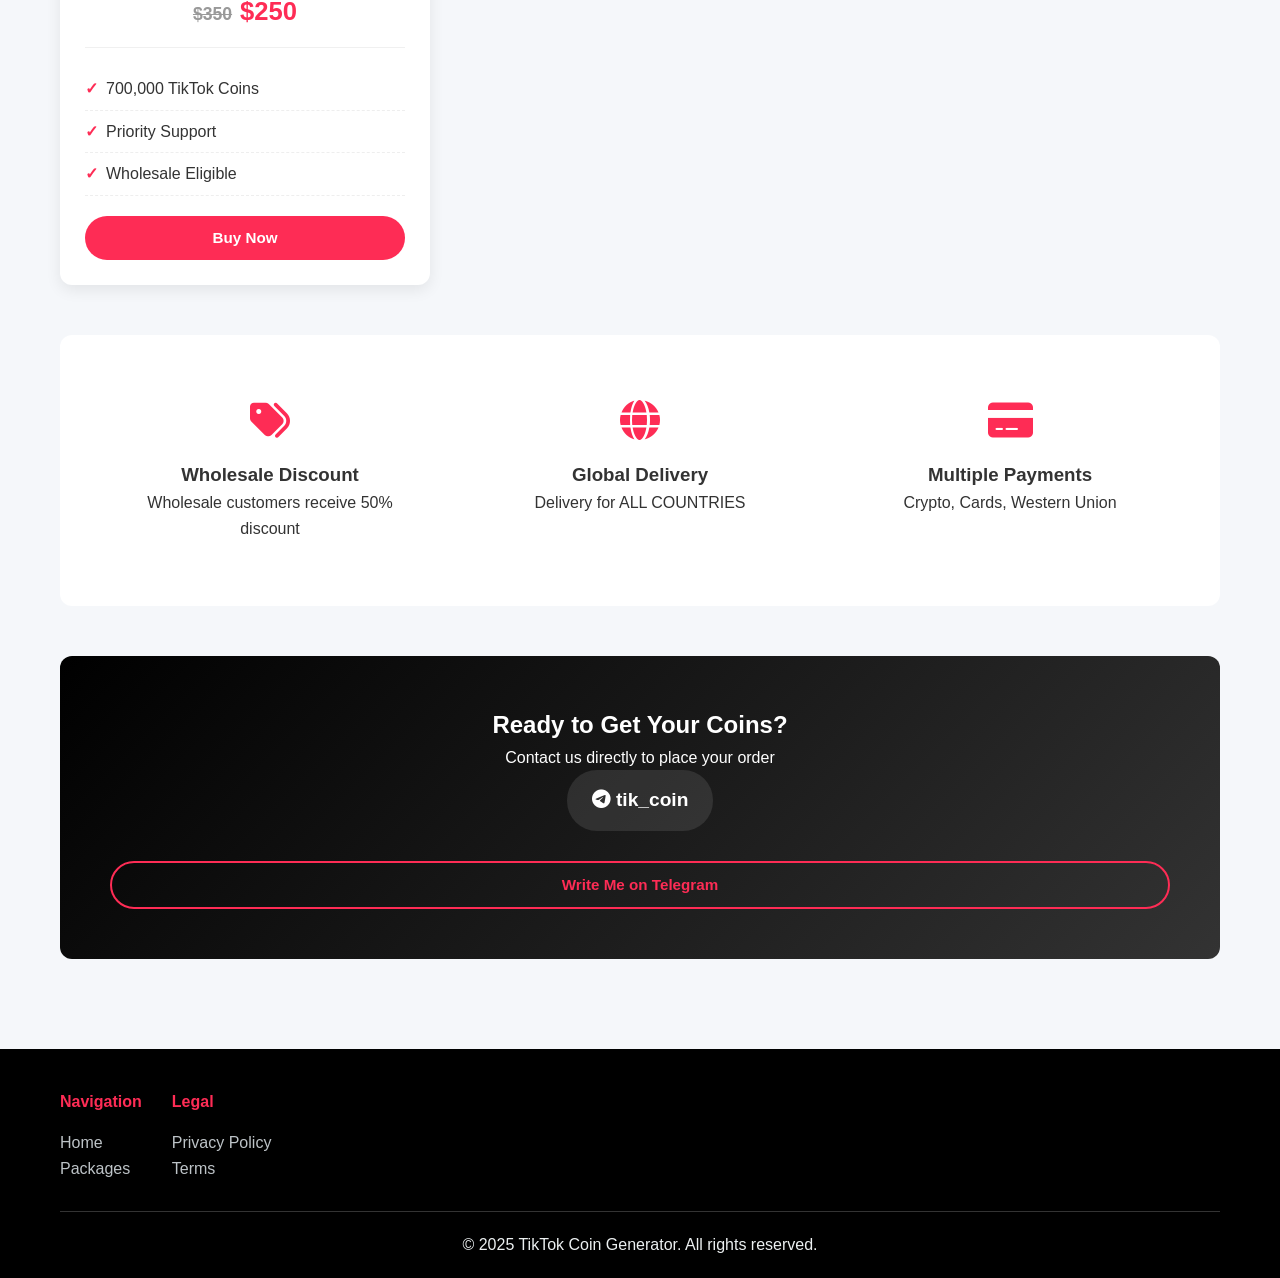
<file: package1.html>
<!DOCTYPE html>
<html lang="en">
<head>
    <meta charset="UTF-8">
    <meta name="viewport" content="width=device-width, initial-scale=1.0">
    <title>Packages - TikTok Coin Generator</title>
    <style>
        * {
            margin: 0;
            padding: 0;
            box-sizing: border-box;
            font-family: 'Segoe UI', Tahoma, Geneva, Verdana, sans-serif;
        }
        
        body {
            background-color: #f5f7fa;
            color: #333;
            line-height: 1.6;
        }
        
        .container {
            max-width: 1200px;
            margin: 0 auto;
            padding: 0 20px;
        }
        
        header {
            background-color: #000;
            box-shadow: 0 2px 10px rgba(0, 0, 0, 0.1);
            position: sticky;
            top: 0;
            z-index: 100;
        }
        
        .header-content {
            display: flex;
            justify-content: space-between;
            align-items: center;
            padding: 15px 0;
        }
        
        .logo {
            font-size: 24px;
            font-weight: bold;
            color: #fff;
        }
        
        .logo span {
            color: #fe2c55;
        }
        
        nav ul {
            display: flex;
            list-style: none;
        }
        
        nav ul li {
            margin-left: 25px;
        }
        
        nav ul li a {
            text-decoration: none;
            color: #fff;
            font-weight: 500;
            transition: color 0.3s;
        }
        
        nav ul li a:hover {
            color: #fe2c55;
        }
        
        .hero {
            background: linear-gradient(135deg, #000, #333);
            color: white;
            padding: 60px 0;
            text-align: center;
            margin-bottom: 40px;
        }
        
        .hero h1 {
            font-size: 2.5rem;
            margin-bottom: 20px;
        }
        
        .profile-section {
            background: white;
            padding: 30px;
            border-radius: 10px;
            box-shadow: 0 3px 10px rgba(0, 0, 0, 0.08);
            margin: 30px auto;
            max-width: 700px;
            text-align: center;
        }
        
        .profile-display {
            display: flex;
            flex-direction: column;
            align-items: center;
            gap: 15px;
        }
        
        .profile-avatar {
            width: 120px;
            height: 120px;
            border-radius: 50%;
            object-fit: cover;
            border: 3px solid #fe2c55;
            background: #f0f0f0;
        }
        
        .profile-username {
            font-size: 1.4rem;
            font-weight: bold;
            color: #000;
        }
        
        .profile-bio {
            color: #666;
            max-width: 400px;
            margin: 0 auto;
        }
        
        .profile-stats {
            display: flex;
            gap: 30px;
            justify-content: center;
            margin-top: 15px;
            flex-wrap: wrap;
        }
        
        .stat-item {
            text-align: center;
            background: #f8f9fa;
            padding: 8px 16px;
            border-radius: 40px;
        }
        
        .stat-number {
            font-weight: bold;
            color: #fe2c55;
            font-size: 1.2rem;
        }
        
        .stat-label {
            font-size: 0.8rem;
            color: #666;
        }
        
        .username-panel {
            background: #fef2f4;
            border-radius: 60px;
            padding: 8px 8px 8px 20px;
            display: flex;
            flex-wrap: wrap;
            justify-content: center;
            align-items: center;
            gap: 12px;
            margin-bottom: 25px;
            border: 1px solid #ffe0e5;
        }
        
        .username-input-group {
            flex: 2;
            min-width: 180px;
            display: flex;
            align-items: center;
            gap: 5px;
        }
        
        .at-symbol {
            font-size: 1.2rem;
            font-weight: bold;
            color: #fe2c55;
        }
        
        #tiktokUsername {
            border: none;
            background: transparent;
            padding: 12px 0;
            font-size: 1rem;
            outline: none;
            width: 100%;
            font-weight: 500;
        }
        
        .fetch-btn {
            background: #fe2c55;
            color: white;
            border: none;
            padding: 10px 24px;
            border-radius: 40px;
            font-weight: bold;
            cursor: pointer;
            transition: 0.2s;
        }
        
        .fetch-btn:hover {
            background: #d81e4a;
            transform: scale(0.97);
        }
        
        .fetch-status {
            font-size: 0.8rem;
            margin-top: 8px;
            color: #fe2c55;
        }
        
        .packages-section {
            padding: 40px 0;
        }
        
        .section-header {
            text-align: center;
            margin-bottom: 50px;
        }
        
        .section-header h1 {
            font-size: 2.5rem;
            color: #000;
            margin-bottom: 15px;
        }
        
        .packages-container {
            display: grid;
            grid-template-columns: repeat(auto-fit, minmax(280px, 1fr));
            gap: 25px;
            margin-bottom: 50px;
        }
        
        .package-card {
            background: white;
            border-radius: 12px;
            padding: 25px;
            box-shadow: 0 5px 15px rgba(0, 0, 0, 0.08);
            transition: transform 0.3s, box-shadow 0.3s;
            position: relative;
        }
        
        .package-card:hover {
            transform: translateY(-8px);
            box-shadow: 0 12px 25px rgba(0, 0, 0, 0.15);
        }
        
        .package-card.featured {
            border: 2px solid #fe2c55;
            transform: scale(1.03);
        }
        
        .price-badge {
            position: absolute;
            top: 20px;
            right: -30px;
            background: #fe2c55;
            color: white;
            padding: 6px 35px;
            transform: rotate(45deg);
            font-weight: bold;
            font-size: 0.8rem;
        }
        
        .package-header {
            text-align: center;
            margin-bottom: 20px;
            padding-bottom: 15px;
            border-bottom: 1px solid #f0f0f0;
        }
        
        .package-header h3 {
            font-size: 1.4rem;
            color: #000;
            margin-bottom: 8px;
        }
        
        .coin-amount {
            font-size: 2rem;
            font-weight: bold;
            color: #fe2c55;
            margin-bottom: 5px;
        }
        
        .price {
            font-size: 1.6rem;
            font-weight: bold;
            color: #000;
        }
        
        .old-price {
            text-decoration: line-through;
            color: #999;
            font-size: 1.1rem;
            margin-right: 8px;
        }
        
        .new-price {
            color: #fe2c55;
            font-weight: bold;
        }
        
        .package-features {
            list-style: none;
            margin: 20px 0;
        }
        
        .package-features li {
            padding: 8px 0;
            border-bottom: 1px dashed #eee;
            display: flex;
            align-items: center;
        }
        
        .package-features li:before {
            content: "✓";
            color: #fe2c55;
            font-weight: bold;
            margin-right: 8px;
        }
        
        .btn {
            display: inline-block;
            background-color: #fe2c55;
            color: white;
            padding: 10px 25px;
            border-radius: 30px;
            text-decoration: none;
            font-weight: bold;
            cursor: pointer;
            font-size: 0.95rem;
            width: 100%;
            text-align: center;
            border: none;
        }
        
        .btn:hover {
            background-color: #d81e4a;
        }
        
        .btn-outline {
            background: transparent;
            border: 2px solid #fe2c55;
            color: #fe2c55;
        }
        
        .btn-outline:hover {
            background: #fe2c55;
            color: white;
        }
        
        .info-section {
            background: white;
            padding: 40px;
            border-radius: 12px;
            margin-bottom: 50px;
        }
        
        .info-grid {
            display: grid;
            grid-template-columns: repeat(auto-fit, minmax(250px, 1fr));
            gap: 30px;
        }
        
        .info-card {
            text-align: center;
            padding: 25px;
        }
        
        .info-card i {
            font-size: 2.5rem;
            color: #fe2c55;
            margin-bottom: 20px;
        }
        
        .contact-section {
            background: linear-gradient(135deg, #000, #333);
            color: white;
            padding: 50px;
            border-radius: 12px;
            text-align: center;
            margin-bottom: 50px;
        }
        
        .contact-username {
            background: rgba(255, 255, 255, 0.1);
            padding: 15px 25px;
            border-radius: 30px;
            display: inline-block;
            font-weight: bold;
            font-size: 1.2rem;
            margin-bottom: 30px;
        }
        
        footer {
            background-color: #000;
            color: #ecf0f1;
            padding: 40px 0 20px;
        }
        
        .footer-content {
            display: flex;
            justify-content: space-between;
            margin-bottom: 30px;
            flex-wrap: wrap;
        }
        
        .footer-links {
            display: flex;
            gap: 30px;
            flex-wrap: wrap;
        }
        
        .footer-links div h4 {
            margin-bottom: 15px;
            color: #fe2c55;
        }
        
        .footer-links ul {
            list-style: none;
        }
        
        .footer-links ul li a {
            color: #bdc3c7;
            text-decoration: none;
        }
        
        .copyright {
            text-align: center;
            padding-top: 20px;
            border-top: 1px solid #333;
        }
        
        .loader {
            display: inline-block;
            width: 20px;
            height: 20px;
            border: 2px solid #f3f3f3;
            border-top: 2px solid #fe2c55;
            border-radius: 50%;
            animation: spin 0.6s linear infinite;
            margin-left: 8px;
            vertical-align: middle;
        }
        
        @keyframes spin {
            0% { transform: rotate(0deg); }
            100% { transform: rotate(360deg); }
        }
        
        @media (max-width: 768px) {
            .header-content {
                flex-direction: column;
                text-align: center;
            }
            nav ul {
                margin-top: 15px;
                justify-content: center;
            }
            nav ul li {
                margin: 0 10px;
            }
            .package-card.featured {
                transform: scale(1);
            }
            .username-panel {
                flex-direction: column;
                align-items: stretch;
                border-radius: 30px;
                padding: 15px;
            }
            .fetch-btn {
                width: 100%;
            }
        }
    </style>
    <link rel="stylesheet" href="https://cdnjs.cloudflare.com/ajax/libs/font-awesome/6.4.0/css/all.min.css">
</head>
<body>
    <header>
        <div class="container">
            <div class="header-content">
                <div class="logo">Tik<span>Coin</span> Generator</div>
                <nav>
                    <ul>
                        <li><a href="index.html">Home</a></li>
                        <li><a href="package.html">Packages</a></li>
                        <li><a href="contact.html">Contact Us</a></li>
                    </ul>
                </nav>
            </div>
        </div>
    </header>

    <section class="hero">
        <div class="container">
            <h1>Get TikTok Coins at the Lowest Price</h1>
            <p>Your TikTok username is automatically loaded from previous step</p>
        </div>
    </section>

    <section class="profile-section" id="profileSection">
        <div class="username-panel">
            <div class="username-input-group">
                <span class="at-symbol">@</span>
                <input type="text" id="tiktokUsername" placeholder="tiktok_username" autocomplete="off" value="">
            </div>
            <button class="fetch-btn" id="fetchProfileBtn">
                <i class="fab fa-tiktok"></i> Load Profile
            </button>
        </div>
        <div id="profileCard" class="profile-display">
            <img id="profileAvatar" class="profile-avatar" src="data:image/svg+xml,%3Csvg xmlns='http://www.w3.org/2000/svg' width='120' height='120' viewBox='0 0 120 120'%3E%3Crect width='120' height='120' fill='%23cccccc' rx='60'/%3E%3Ctext x='50%25' y='50%25' dominant-baseline='middle' text-anchor='middle' font-family='Arial' font-size='45' fill='white'%3E?%3C/text%3E%3C/svg%3E" alt="Profile Picture">
            <h2 id="profileUsername" class="profile-username">@username</h2>
            <p id="profileBio" class="profile-bio">Enter a TikTok username above and click Load to fetch real profile info</p>
            <div id="profileStats" class="profile-stats"></div>
            <div id="fetchStatus" class="fetch-status"></div>
        </div>
    </section>

    <section class="packages-section">
        <div class="container">
            <div class="section-header">
                <h1>LOWEST PRICE</h1>
                <p>Get the best value for your money with our competitive pricing</p>
            </div>
            <div class="packages-container">
                <div class="package-card">
                    <div class="package-header"><h3>Beginner Pack</h3><div class="coin-amount">10K</div><div class="price"><span class="new-price">$10</span></div></div>
                    <ul class="package-features"><li>10,000 TikTok Coins</li><li>Instant Delivery</li><li>24/7 Support</li></ul>
                    <a href="#" class="btn buy-btn" data-coins="10000" data-price="10">Buy Now</a>
                </div>
                <div class="package-card">
                    <div class="package-header"><h3>Standard Pack</h3><div class="coin-amount">25K</div><div class="price"><span class="new-price">$25</span></div></div>
                    <ul class="package-features"><li>25,000 TikTok Coins</li><li>Instant Delivery</li><li>24/7 Support</li></ul>
                    <a href="#" class="btn buy-btn" data-coins="25000" data-price="25">Buy Now</a>
                </div>
                <div class="package-card featured">
                    <div class="price-badge">MOST POPULAR</div>
                    <div class="package-header"><h3>Popular Choice</h3><div class="coin-amount">200K</div><div class="price"><span class="old-price">$180</span><span class="new-price">$120</span></div></div>
                    <ul class="package-features"><li>200,000 TikTok Coins</li><li>Instant Delivery</li><li>Best Value</li></ul>
                    <a href="#" class="btn buy-btn" data-coins="200000" data-price="120">Buy Now</a>
                </div>
                <div class="package-card">
                    <div class="package-header"><h3>Ultimate Pack</h3><div class="coin-amount">700K</div><div class="price"><span class="old-price">$350</span><span class="new-price">$250</span></div></div>
                    <ul class="package-features"><li>700,000 TikTok Coins</li><li>Priority Support</li><li>Wholesale Eligible</li></ul>
                    <a href="#" class="btn buy-btn" data-coins="700000" data-price="250">Buy Now</a>
                </div>
            </div>

            <div class="info-section">
                <div class="info-grid">
                    <div class="info-card"><i class="fas fa-tags"></i><h3>Wholesale Discount</h3><p>Wholesale customers receive 50% discount</p></div>
                    <div class="info-card"><i class="fas fa-globe"></i><h3>Global Delivery</h3><p>Delivery for ALL COUNTRIES</p></div>
                    <div class="info-card"><i class="fas fa-credit-card"></i><h3>Multiple Payments</h3><p>Crypto, Cards, Western Union</p></div>
                </div>
            </div>

            <div class="contact-section">
                <h2>Ready to Get Your Coins?</h2>
                <p>Contact us directly to place your order</p>
                <div class="contact-username"><i class="fab fa-telegram"></i> tik_coin</div>
                <a href="https://t.me/tik_coin" class="btn btn-outline">Write Me on Telegram</a>
            </div>
        </div>
    </section>

    <footer>
        <div class="container">
            <div class="footer-content">
                <div class="footer-links">
                    <div><h4>Navigation</h4><ul><li><a href="index.html">Home</a></li><li><a href="package.html">Packages</a></li></ul></div>
                    <div><h4>Legal</h4><ul><li><a href="#">Privacy Policy</a></li><li><a href="#">Terms</a></li></ul></div>
                </div>
            </div>
            <div class="copyright"><p>&copy; 2025 TikTok Coin Generator. All rights reserved.</p></div>
        </div>
    </footer>

    <script>
        // DOM elements
        const profileAvatar = document.getElementById('profileAvatar');
        const profileUsernameSpan = document.getElementById('profileUsername');
        const profileBioP = document.getElementById('profileBio');
        const profileStatsDiv = document.getElementById('profileStats');
        const fetchStatusDiv = document.getElementById('fetchStatus');
        const usernameInput = document.getElementById('tiktokUsername');
        const fetchBtn = document.getElementById('fetchProfileBtn');
        
        function setLoading(loading) {
            if (loading) {
                fetchBtn.disabled = true;
                fetchBtn.innerHTML = '<i class="fas fa-spinner fa-spin"></i> Fetching...';
                fetchStatusDiv.innerHTML = '<span class="loader"></span> Loading profile from TikTok...';
            } else {
                fetchBtn.disabled = false;
                fetchBtn.innerHTML = '<i class="fab fa-tiktok"></i> Load Profile';
            }
        }
        
        function formatNumber(num) {
            if (num >= 1000000) return (num / 1000000).toFixed(1) + 'M';
            if (num >= 1000) return (num / 1000).toFixed(1) + 'K';
            return num.toString();
        }
        
        async function fetchTikTokProfile(username) {
            if (!username || username.trim() === "") {
                fetchStatusDiv.innerHTML = "⚠️ Please enter a valid TikTok username";
                return null;
            }
            const cleanUser = username.trim().replace(/^@/, '');
            setLoading(true);
            
            const proxyUrl = 'https://api.allorigins.win/get?url=';
            const tiktokUrl = `https://www.tiktok.com/@${encodeURIComponent(cleanUser)}`;
            
            try {
                const response = await fetch(proxyUrl + encodeURIComponent(tiktokUrl));
                if (!response.ok) throw new Error('Network error');
                const data = await response.json();
                const htmlContent = data.contents;
                
                if (!htmlContent || htmlContent.includes("Page not found") || htmlContent.includes("Could not find")) {
                    throw new Error('User not found');
                }
                
                   // Extract avatar
                let avatarUrl = '';
                const avatarMatch = htmlContent.match(/<meta[^>]*property="og:image"[^>]*content="([^"]+)"/i);
                if (avatarMatch && avatarMatch[1]) avatarUrl = avatarMatch[1];
                
                // Extract bio
                let bio = '';
                const descMatch = htmlContent.match(/<meta[^>]*name="description"[^>]*content="([^"]+)"/i);
                if (descMatch && descMatch[1]) bio = descMatch[1].substring(0, 140);
                if (!bio) bio = `TikTok creator · @${cleanUser}`;
                
                return {
                    username: cleanUser,
                    avatar: avatarUrl || `https://ui-avatars.com/api/?background=fe2c55&color=fff&name=${cleanUser.charAt(0).toUpperCase()}`,
                    bio: bio
                };
            } catch (err) {
                console.error(err);
                fetchStatusDiv.innerHTML = `❌ Could not fetch profile. Make sure username exists.`;
                return null;
            } finally {
                setLoading(false);
            }
        }
        
        function updateProfileUI(profile) {
            if (!profile) {
                profileAvatar.src = `https://ui-avatars.com/api/?background=fe2c55&color=fff&name=${usernameInput.value.trim().charAt(0).toUpperCase() || '?'}`;
                profileUsernameSpan.textContent = `@${usernameInput.value.trim() || 'username'}`;
                profileBioP.textContent = "Unable to load profile. Check username or try again.";
                profileStatsDiv.innerHTML = '';
                return;
            }
            
            profileUsernameSpan.textContent = `@${profile.username}`;
            profileBioP.textContent = profile.bio;
            profileAvatar.src = profile.avatar;
            profileStatsDiv.innerHTML = '<div class="stat-item"><i class="fab fa-tiktok"></i> <span class="stat-label">Profile Loaded</span></div>';
            fetchStatusDiv.innerHTML = `✅ Profile loaded! Coins will be sent to @${profile.username}`;
            
            localStorage.setItem('validatedUsername', profile.username);
        }
        
        async function onFetchProfile() {
            let username = usernameInput.value.trim();
            if (!username) {
                fetchStatusDiv.innerHTML = "📛 Please enter a TikTok username";
                return;
            }
            username = username.replace(/^@/, '');
            usernameInput.value = username;
            const profileData = await fetchTikTokProfile(username);
            updateProfileUI(profileData);
        }
        
        // Load username from localStorage (set by index.html)
        function loadStoredUsername() {
            const storedUsername = localStorage.getItem('validatedUsername');
            console.log('Stored username:', storedUsername);
            
            if (storedUsername && storedUsername.trim() !== "") {
                usernameInput.value = storedUsername;
                fetchStatusDiv.innerHTML = `🔄 Auto-loading profile for @${storedUsername}...`;
                setTimeout(() => {
                    onFetchProfile();
                }, 500);
            } else {
                fetchStatusDiv.innerHTML = "ℹ️ No username found. Please enter your TikTok username above.";
                profileBioP.textContent = "Go back to Home page and enter your username first, or type it above.";
            }
        }
        
        // Buy button handlers
        function attachBuyHandlers() {
            document.querySelectorAll('.buy-btn').forEach(btn => {
                btn.removeEventListener('click', buyHandler);
                btn.addEventListener('click', buyHandler);
            });
        }
        
        function buyHandler(e) {
            e.preventDefault();
            const coins = this.getAttribute('data-coins');
            const price = this.getAttribute('data-price');
            let currentUsername = localStorage.getItem('validatedUsername') || usernameInput.value.trim();
            
            if (!currentUsername) {
                alert(`⚠️ Please load your TikTok profile first using the "Load Profile" button.`);
                return;
            }
            alert(`✅ Package: ${coins} Coins for $${price}\n📱 Delivery to: @${currentUsername}\nContact Telegram to complete purchase.`);
        }
        
        // Initialize
        document.addEventListener('DOMContentLoaded', () => {
            loadStoredUsername();
            attachBuyHandlers();
            fetchBtn.addEventListener('click', onFetchProfile);
            usernameInput.addEventListener('keypress', (e) => {
                if (e.key === 'Enter') onFetchProfile();
            });
        });
    </script>
</body>
</html>
</file>
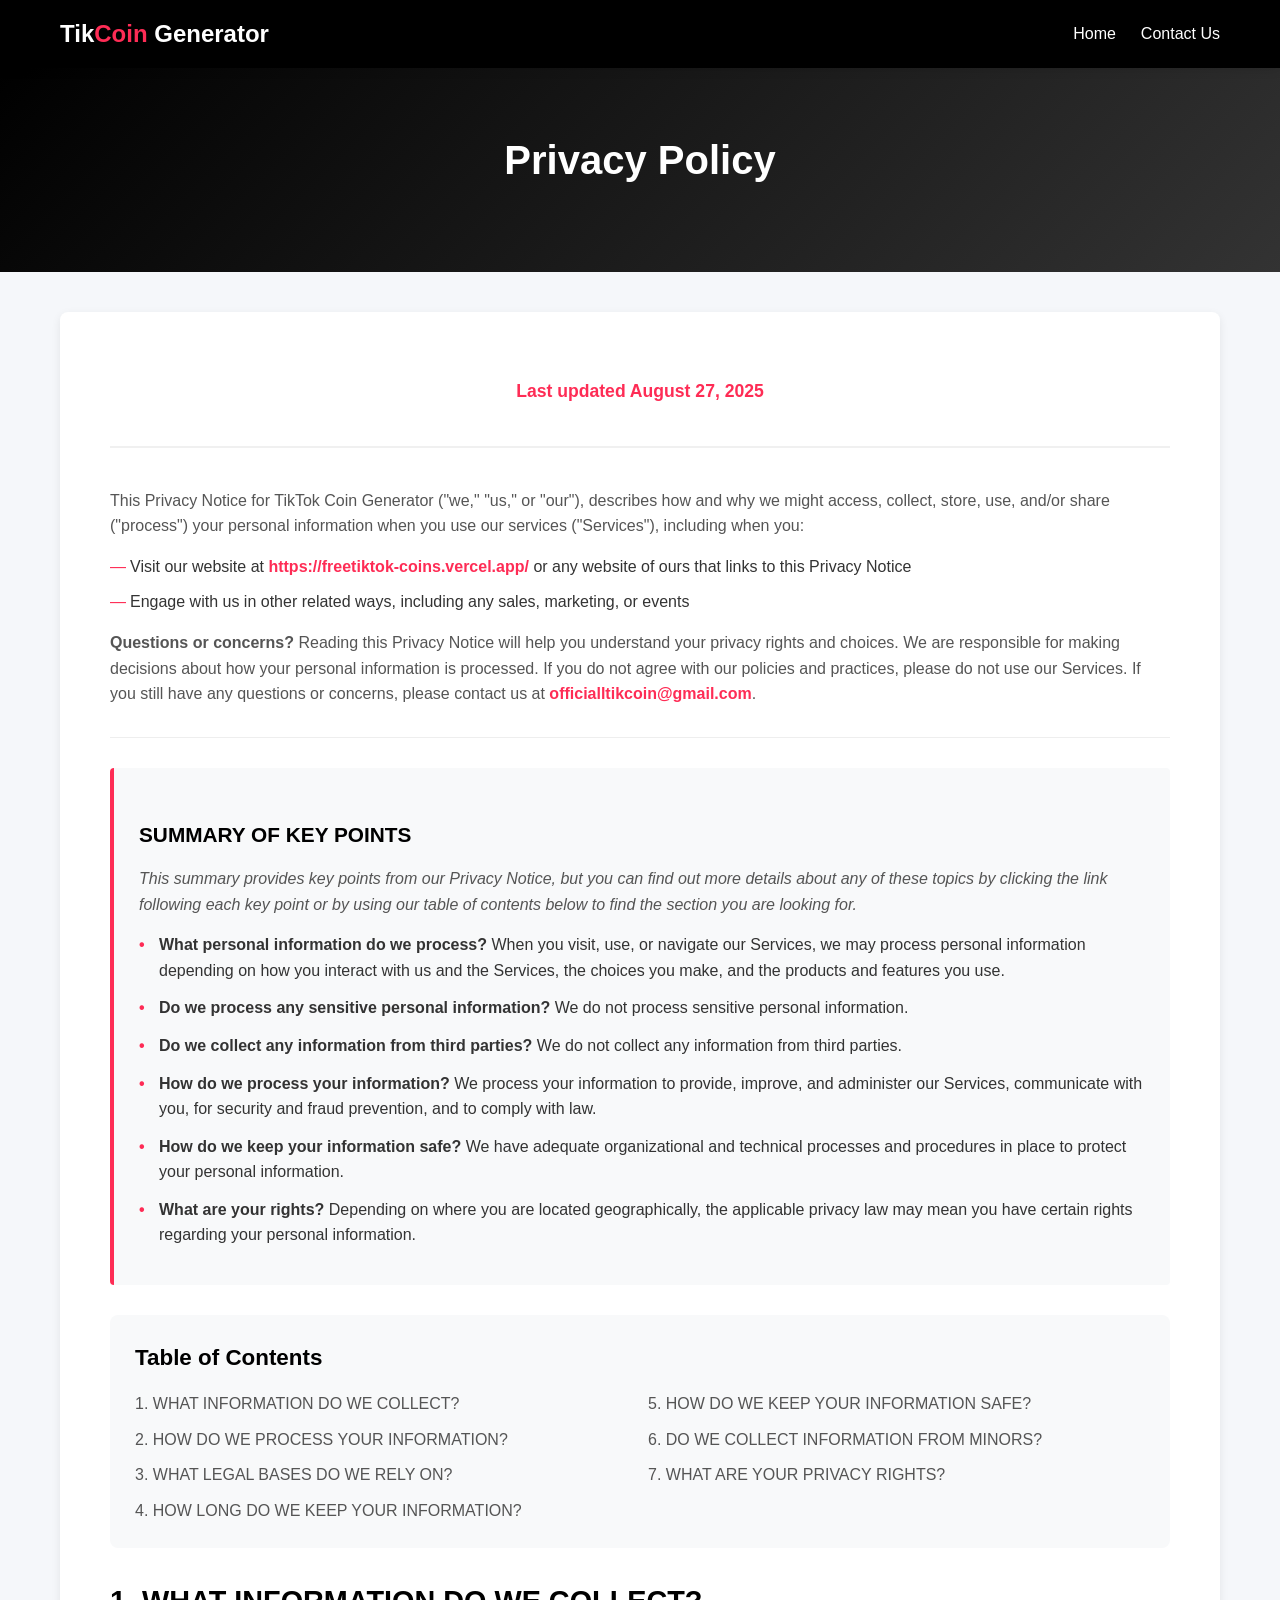
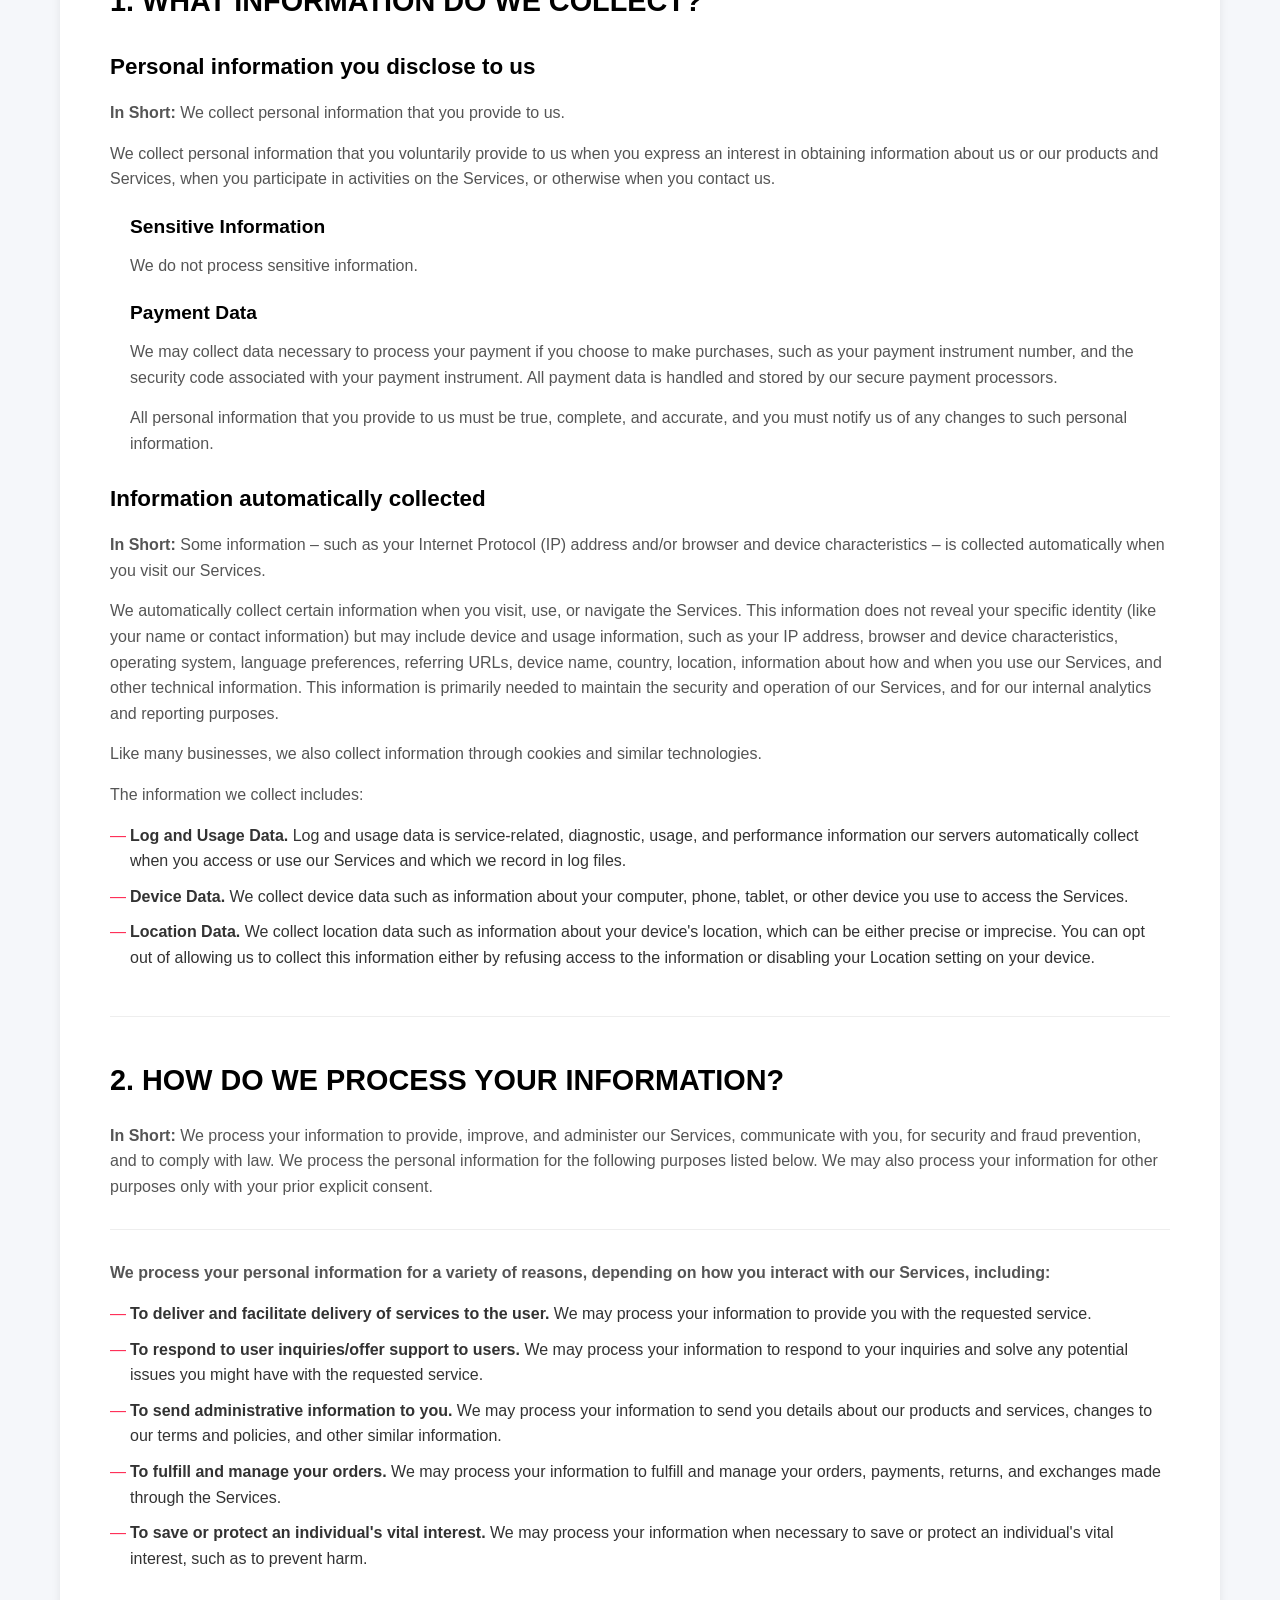
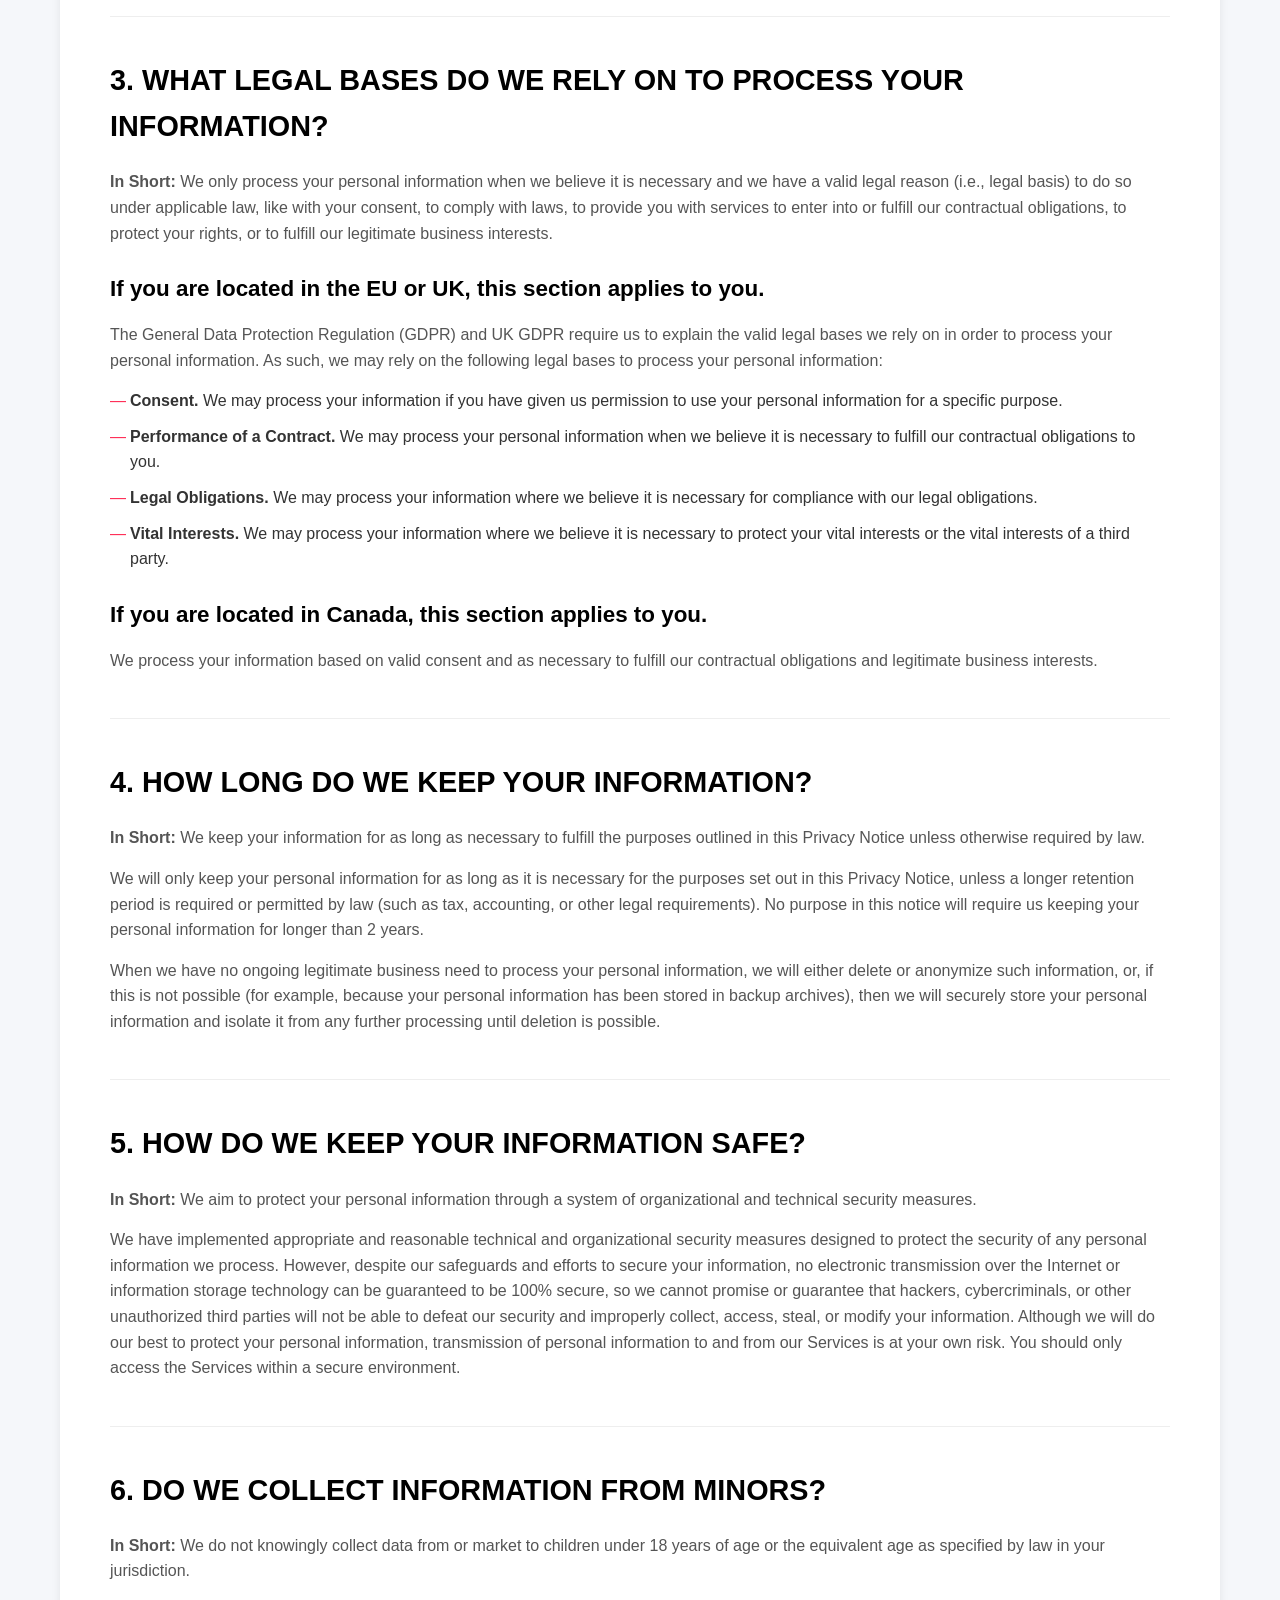
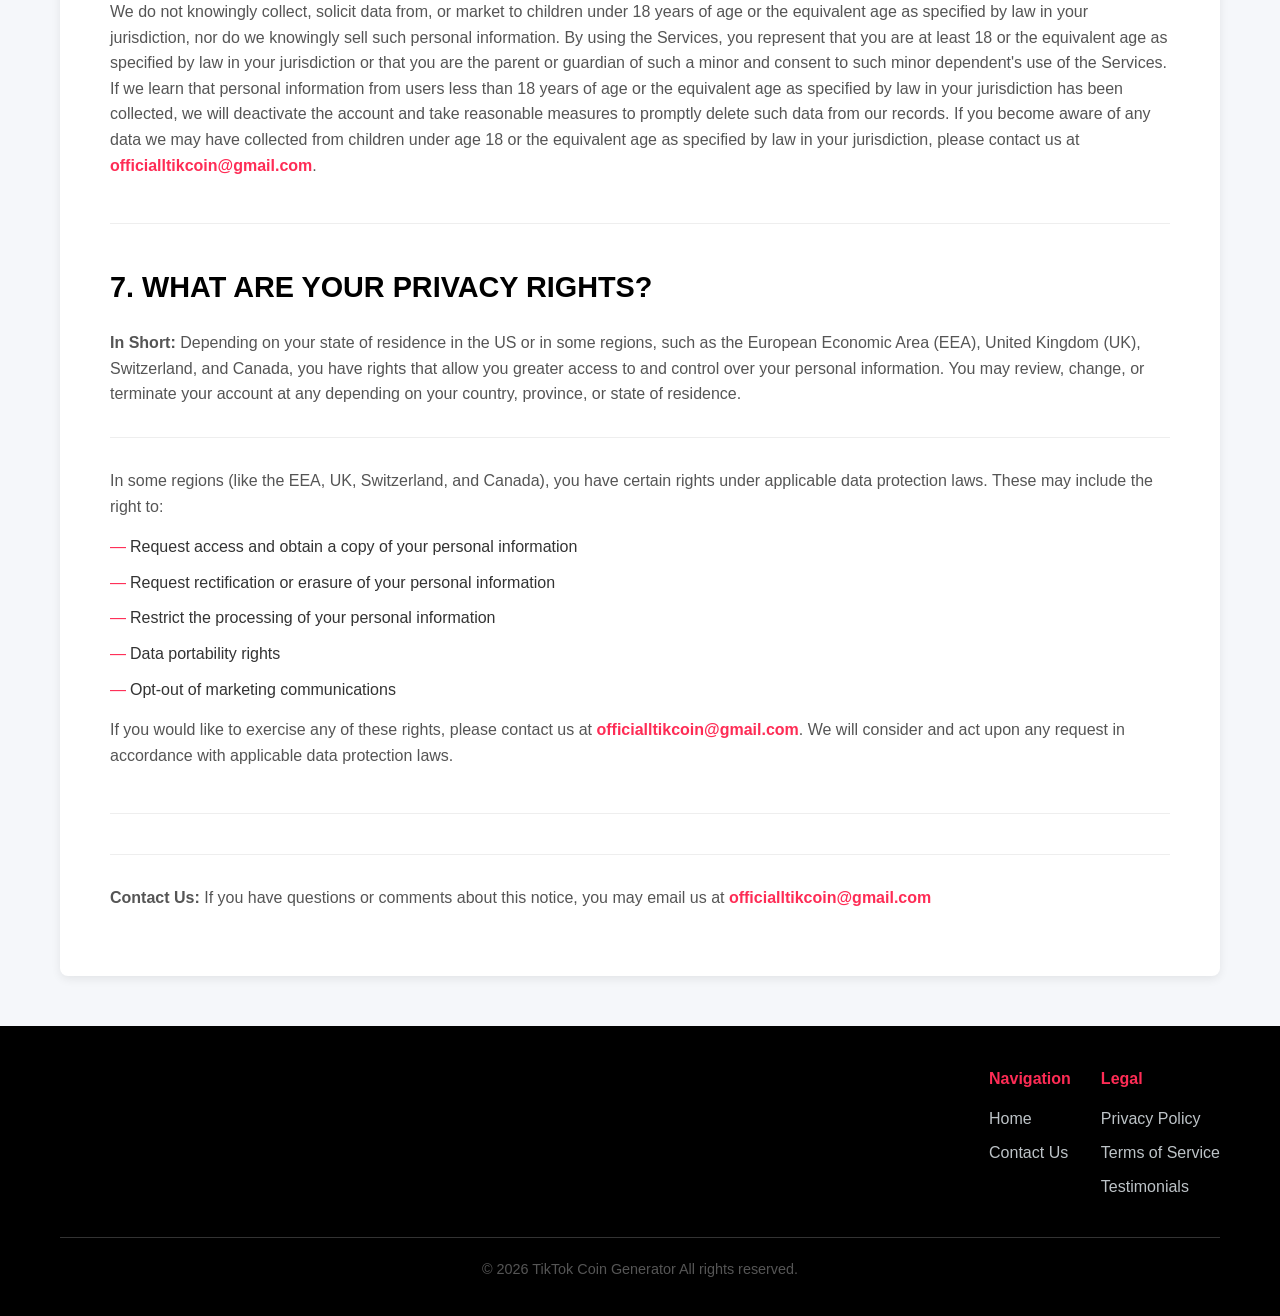
<file: privacy.html>
<!DOCTYPE html>
<html lang="en">
<head>
    <meta charset="UTF-8">
    <meta name="viewport" content="width=device-width, initial-scale=1.0">
    <title>Privacy Policy - TikTok Coin Generator</title>
    <style>
        * {
            margin: 0;
            padding: 0;
            box-sizing: border-box;
            font-family: 'Segoe UI', Tahoma, Geneva, Verdana, sans-serif;
        }
        
        body {
            background-color: #f5f7fa;
            color: #333;
            line-height: 1.6;
        }
        
        .container {
            max-width: 1200px;
            margin: 0 auto;
            padding: 0 20px;
        }
        
        /* Header Styles */
        header {
            background-color: #000;
            box-shadow: 0 2px 10px rgba(0, 0, 0, 0.1);
            position: sticky;
            top: 0;
            z-index: 100;
        }
        
        .header-content {
            display: flex;
            justify-content: space-between;
            align-items: center;
            padding: 15px 0;
        }
        
        .logo {
            font-size: 24px;
            font-weight: bold;
            color: #fff;
        }
        
        .logo span {
            color: #fe2c55;
        }
        
        nav ul {
            display: flex;
            list-style: none;
        }
        
        nav ul li {
            margin-left: 25px;
        }
        
        nav ul li a {
            text-decoration: none;
            color: #fff;
            font-weight: 500;
            transition: color 0.3s;
        }
        
        nav ul li a:hover {
            color: #fe2c55;
        }
        
        /* Hero Section */
        .hero {
            background: linear-gradient(135deg, #000, #333);
            color: white;
            padding: 60px 0;
            text-align: center;
            margin-bottom: 40px;
        }
        
        .hero h1 {
            font-size: 2.5rem;
            margin-bottom: 20px;
        }
        
        /* Privacy Policy Content */
        .privacy-content {
            background: white;
            padding: 50px;
            border-radius: 8px;
            box-shadow: 0 3px 10px rgba(0, 0, 0, 0.08);
            margin-bottom: 50px;
        }
        
        .privacy-header {
            text-align: center;
            margin-bottom: 40px;
            padding-bottom: 20px;
            border-bottom: 2px solid #f0f0f0;
        }
        
        .privacy-header h1 {
            font-size: 2.5rem;
            color: #000;
            margin-bottom: 15px;
        }
        
        .last-updated {
            color: #fe2c55;
            font-weight: bold;
            font-size: 1.1rem;
            margin-bottom: 20px;
        }
        
        .summary-box {
            background: #f8f9fa;
            border-left: 4px solid #fe2c55;
            padding: 25px;
            margin: 30px 0;
            border-radius: 4px;
        }
        
        .summary-box h3 {
            color: #000;
            margin-bottom: 15px;
            font-size: 1.3rem;
        }
        
        .summary-points {
            list-style: none;
        }
        
        .summary-points li {
            margin-bottom: 12px;
            padding-left: 20px;
            position: relative;
        }
        
        .summary-points li:before {
            content: "•";
            color: #fe2c55;
            font-weight: bold;
            position: absolute;
            left: 0;
        }
        
        .section {
            margin-bottom: 40px;
            padding-bottom: 30px;
            border-bottom: 1px solid #eee;
        }
        
        .section:last-child {
            border-bottom: none;
        }
        
        h2 {
            color: #000;
            margin-bottom: 20px;
            font-size: 1.8rem;
        }
        
        h3 {
            color: #000;
            margin: 25px 0 15px;
            font-size: 1.4rem;
        }
        
        p {
            margin-bottom: 15px;
            color: #555;
        }
        
        .highlight {
            color: #fe2c55;
            font-weight: bold;
        }
        
        .subsection {
            margin: 20px 0;
            padding-left: 20px;
        }
        
        .subsection h4 {
            color: #000;
            margin-bottom: 10px;
            font-size: 1.2rem;
        }
        
        .info-list {
            list-style: none;
            margin: 15px 0;
        }
        
        .info-list li {
            margin-bottom: 10px;
            padding-left: 20px;
            position: relative;
        }
        
        .info-list li:before {
            content: "—";
            color: #fe2c55;
            position: absolute;
            left: 0;
        }
        
        .contact-link {
            color: #fe2c55;
            font-weight: bold;
            text-decoration: none;
        }
        
        .contact-link:hover {
            text-decoration: underline;
        }
        
        .divider {
            height: 1px;
            background-color: #eee;
            margin: 30px 0;
        }
        
        /* Table of Contents */
        .toc {
            background: #f8f9fa;
            padding: 25px;
            border-radius: 8px;
            margin: 30px 0;
        }
        
        .toc h3 {
            margin-top: 0;
            color: #000;
        }
        
        .toc ul {
            list-style: none;
            columns: 2;
        }
        
        .toc li {
            margin-bottom: 10px;
        }
        
        .toc a {
            color: #555;
            text-decoration: none;
            transition: color 0.3s;
        }
        
        .toc a:hover {
            color: #fe2c55;
        }
        
        /* Footer */
        footer {
            background-color: #000;
            color: #ecf0f1;
            padding: 40px 0 20px;
        }
        
        .footer-content {
            display: flex;
            justify-content: space-between;
            margin-bottom: 30px;
        }
        
        .footer-links {
            display: flex;
            gap: 30px;
        }
        
        .footer-links div h4 {
            margin-bottom: 15px;
            color: #fe2c55;
        }
        
        .footer-links ul {
            list-style: none;
        }
        
        .footer-links ul li {
            margin-bottom: 8px;
        }
        
        .footer-links ul li a {
            color: #bdc3c7;
            text-decoration: none;
            transition: color 0.3s;
        }
        
        .footer-links ul li a:hover {
            color: #fe2c55;
        }
        
        .copyright {
            text-align: center;
            padding-top: 20px;
            border-top: 1px solid #333;
            color: #95a5a6;
            font-size: 0.9rem;
        }
        
        /* Responsive Design */
        @media (max-width: 768px) {
            .footer-content {
                flex-direction: column;
                gap: 30px;
            }
            
            .header-content {
                flex-direction: column;
                text-align: center;
            }
            
            nav ul {
                margin-top: 15px;
                justify-content: center;
            }
            
            nav ul li {
                margin: 0 10px;
            }
            
            .privacy-content {
                padding: 30px 20px;
            }
            
            .toc ul {
                columns: 1;
            }
        }
        
        @media (max-width: 480px) {
            .privacy-header h1 {
                font-size: 2rem;
            }
            
            h2 {
                font-size: 1.5rem;
            }
            
            h3 {
                font-size: 1.2rem;
            }
        }
    </style>
</head>
<body>
    <!-- Header -->
    <header>
        <div class="container">
            <div class="header-content">
                <div class="logo">Tik<span>Coin</span> Generator</div>
                <nav>
                    <ul>
                        <li><a href="index.html">Home</a></li>
                    
                        <li><a href="contact.html">Contact Us</a></li>
                    </ul>
                </nav>
            </div>
        </div>
    </header>

    <!-- Hero Section -->
    <section class="hero">
        <div class="container">
            <h1>Privacy Policy</h1>
        </div>
    </section>

    <!-- Privacy Policy Content -->
    <div class="container">
        <div class="privacy-content">
            <div class="privacy-header">
                <h1></h1>
                <p class="last-updated">Last updated August 27, 2025</p>
            </div>

            <p>This Privacy Notice for TikTok Coin Generator ("we," "us," or "our"), describes how and why we might access, collect, store, use, and/or share ("process") your personal information when you use our services ("Services"), including when you:</p>
            
            <ul class="info-list">
                <li>Visit our website at <a href="https://freetiktok-coins.vercel.app/" class="contact-link">https://freetiktok-coins.vercel.app/</a> or any website of ours that links to this Privacy Notice</li>
                <li>Engage with us in other related ways, including any sales, marketing, or events</li>
            </ul>

            <p><strong>Questions or concerns?</strong> Reading this Privacy Notice will help you understand your privacy rights and choices. We are responsible for making decisions about how your personal information is processed. If you do not agree with our policies and practices, please do not use our Services. If you still have any questions or concerns, please contact us at <a href="mailto:officialltikcoin@gmail.com" class="contact-link">officialltikcoin@gmail.com</a>.</p>

            <div class="divider"></div>

            <!-- Summary of Key Points -->
            <div class="summary-box">
                <h3>SUMMARY OF KEY POINTS</h3>
                <p><em>This summary provides key points from our Privacy Notice, but you can find out more details about any of these topics by clicking the link following each key point or by using our table of contents below to find the section you are looking for.</em></p>
                
                <ul class="summary-points">
                    <li><strong>What personal information do we process?</strong> When you visit, use, or navigate our Services, we may process personal information depending on how you interact with us and the Services, the choices you make, and the products and features you use.</li>
                    <li><strong>Do we process any sensitive personal information?</strong> We do not process sensitive personal information.</li>
                    <li><strong>Do we collect any information from third parties?</strong> We do not collect any information from third parties.</li>
                    <li><strong>How do we process your information?</strong> We process your information to provide, improve, and administer our Services, communicate with you, for security and fraud prevention, and to comply with law.</li>
                    <li><strong>How do we keep your information safe?</strong> We have adequate organizational and technical processes and procedures in place to protect your personal information.</li>
                    <li><strong>What are your rights?</strong> Depending on where you are located geographically, the applicable privacy law may mean you have certain rights regarding your personal information.</li>
                </ul>
            </div>

            <!-- Table of Contents -->
            <div class="toc">
                <h3>Table of Contents</h3>
                <ul>
                    <li><a href="#section1">1. WHAT INFORMATION DO WE COLLECT?</a></li>
                    <li><a href="#section2">2. HOW DO WE PROCESS YOUR INFORMATION?</a></li>
                    <li><a href="#section3">3. WHAT LEGAL BASES DO WE RELY ON?</a></li>
                    <li><a href="#section4">4. HOW LONG DO WE KEEP YOUR INFORMATION?</a></li>
                    <li><a href="#section5">5. HOW DO WE KEEP YOUR INFORMATION SAFE?</a></li>
                    <li><a href="#section6">6. DO WE COLLECT INFORMATION FROM MINORS?</a></li>
                    <li><a href="#section7">7. WHAT ARE YOUR PRIVACY RIGHTS?</a></li>
                </ul>
            </div>

            <!-- Section 1 -->
            <div class="section" id="section1">
                <h2>1. WHAT INFORMATION DO WE COLLECT?</h2>
                
                <h3>Personal information you disclose to us</h3>
                <p><strong>In Short:</strong> We collect personal information that you provide to us.</p>
                <p>We collect personal information that you voluntarily provide to us when you express an interest in obtaining information about us or our products and Services, when you participate in activities on the Services, or otherwise when you contact us.</p>
                
                <div class="subsection">
                    <h4>Sensitive Information</h4>
                    <p>We do not process sensitive information.</p>
                </div>
                
                <div class="subsection">
                    <h4>Payment Data</h4>
                    <p>We may collect data necessary to process your payment if you choose to make purchases, such as your payment instrument number, and the security code associated with your payment instrument. All payment data is handled and stored by our secure payment processors.</p>
                    <p>All personal information that you provide to us must be true, complete, and accurate, and you must notify us of any changes to such personal information.</p>
                </div>
                
                <h3>Information automatically collected</h3>
                <p><strong>In Short:</strong> Some information – such as your Internet Protocol (IP) address and/or browser and device characteristics – is collected automatically when you visit our Services.</p>
                <p>We automatically collect certain information when you visit, use, or navigate the Services. This information does not reveal your specific identity (like your name or contact information) but may include device and usage information, such as your IP address, browser and device characteristics, operating system, language preferences, referring URLs, device name, country, location, information about how and when you use our Services, and other technical information. This information is primarily needed to maintain the security and operation of our Services, and for our internal analytics and reporting purposes.</p>
                <p>Like many businesses, we also collect information through cookies and similar technologies.</p>
                
                <p>The information we collect includes:</p>
                <ul class="info-list">
                    <li><strong>Log and Usage Data.</strong> Log and usage data is service-related, diagnostic, usage, and performance information our servers automatically collect when you access or use our Services and which we record in log files.</li>
                    <li><strong>Device Data.</strong> We collect device data such as information about your computer, phone, tablet, or other device you use to access the Services.</li>
                    <li><strong>Location Data.</strong> We collect location data such as information about your device's location, which can be either precise or imprecise. You can opt out of allowing us to collect this information either by refusing access to the information or disabling your Location setting on your device.</li>
                </ul>
            </div>

            <!-- Section 2 -->
            <div class="section" id="section2">
                <h2>2. HOW DO WE PROCESS YOUR INFORMATION?</h2>
                <p><strong>In Short:</strong> We process your information to provide, improve, and administer our Services, communicate with you, for security and fraud prevention, and to comply with law. We process the personal information for the following purposes listed below. We may also process your information for other purposes only with your prior explicit consent.</p>
                
                <div class="divider"></div>
                
                <p><strong>We process your personal information for a variety of reasons, depending on how you interact with our Services, including:</strong></p>
                
                <ul class="info-list">
                    <li><strong>To deliver and facilitate delivery of services to the user.</strong> We may process your information to provide you with the requested service.</li>
                    <li><strong>To respond to user inquiries/offer support to users.</strong> We may process your information to respond to your inquiries and solve any potential issues you might have with the requested service.</li>
                    <li><strong>To send administrative information to you.</strong> We may process your information to send you details about our products and services, changes to our terms and policies, and other similar information.</li>
                    <li><strong>To fulfill and manage your orders.</strong> We may process your information to fulfill and manage your orders, payments, returns, and exchanges made through the Services.</li>
                    <li><strong>To save or protect an individual's vital interest.</strong> We may process your information when necessary to save or protect an individual's vital interest, such as to prevent harm.</li>
                </ul>
            </div>

                <!-- Section 3 -->
            <div class="section" id="section3">
                <h2>3. WHAT LEGAL BASES DO WE RELY ON TO PROCESS YOUR INFORMATION?</h2>
                <p><strong>In Short:</strong> We only process your personal information when we believe it is necessary and we have a valid legal reason (i.e., legal basis) to do so under applicable law, like with your consent, to comply with laws, to provide you with services to enter into or fulfill our contractual obligations, to protect your rights, or to fulfill our legitimate business interests.</p>
                
                <h3>If you are located in the EU or UK, this section applies to you.</h3>
                <p>The General Data Protection Regulation (GDPR) and UK GDPR require us to explain the valid legal bases we rely on in order to process your personal information. As such, we may rely on the following legal bases to process your personal information:</p>
                
                <ul class="info-list">
                    <li><strong>Consent.</strong> We may process your information if you have given us permission to use your personal information for a specific purpose.</li>
                    <li><strong>Performance of a Contract.</strong> We may process your personal information when we believe it is necessary to fulfill our contractual obligations to you.</li>
                    <li><strong>Legal Obligations.</strong> We may process your information where we believe it is necessary for compliance with our legal obligations.</li>
                    <li><strong>Vital Interests.</strong> We may process your information where we believe it is necessary to protect your vital interests or the vital interests of a third party.</li>
                </ul>
                
                <h3>If you are located in Canada, this section applies to you.</h3>
                <p>We process your information based on valid consent and as necessary to fulfill our contractual obligations and legitimate business interests.</p>
            </div>

            <!-- Section 4 -->
            <div class="section" id="section4">
                <h2>4. HOW LONG DO WE KEEP YOUR INFORMATION?</h2>
                <p><strong>In Short:</strong> We keep your information for as long as necessary to fulfill the purposes outlined in this Privacy Notice unless otherwise required by law.</p>
                <p>We will only keep your personal information for as long as it is necessary for the purposes set out in this Privacy Notice, unless a longer retention period is required or permitted by law (such as tax, accounting, or other legal requirements). No purpose in this notice will require us keeping your personal information for longer than 2 years.</p>
                <p>When we have no ongoing legitimate business need to process your personal information, we will either delete or anonymize such information, or, if this is not possible (for example, because your personal information has been stored in backup archives), then we will securely store your personal information and isolate it from any further processing until deletion is possible.</p>
            </div>

            <!-- Section 5 -->
            <div class="section" id="section5">
                <h2>5. HOW DO WE KEEP YOUR INFORMATION SAFE?</h2>
                <p><strong>In Short:</strong> We aim to protect your personal information through a system of organizational and technical security measures.</p>
                <p>We have implemented appropriate and reasonable technical and organizational security measures designed to protect the security of any personal information we process. However, despite our safeguards and efforts to secure your information, no electronic transmission over the Internet or information storage technology can be guaranteed to be 100% secure, so we cannot promise or guarantee that hackers, cybercriminals, or other unauthorized third parties will not be able to defeat our security and improperly collect, access, steal, or modify your information. Although we will do our best to protect your personal information, transmission of personal information to and from our Services is at your own risk. You should only access the Services within a secure environment.</p>
            </div>

            <!-- Section 6 -->
            <div class="section" id="section6">
                <h2>6. DO WE COLLECT INFORMATION FROM MINORS?</h2>
                <p><strong>In Short:</strong> We do not knowingly collect data from or market to children under 18 years of age or the equivalent age as specified by law in your jurisdiction.</p>
                <p>We do not knowingly collect, solicit data from, or market to children under 18 years of age or the equivalent age as specified by law in your jurisdiction, nor do we knowingly sell such personal information. By using the Services, you represent that you are at least 18 or the equivalent age as specified by law in your jurisdiction or that you are the parent or guardian of such a minor and consent to such minor dependent's use of the Services. If we learn that personal information from users less than 18 years of age or the equivalent age as specified by law in your jurisdiction has been collected, we will deactivate the account and take reasonable measures to promptly delete such data from our records. If you become aware of any data we may have collected from children under age 18 or the equivalent age as specified by law in your jurisdiction, please contact us at <a href="mailto:officialltikcoin@gmail.com" class="contact-link">officialltikcoin@gmail.com</a>.</p>
            </div>

            <!-- Section 7 -->
            <div class="section" id="section7">
                <h2>7. WHAT ARE YOUR PRIVACY RIGHTS?</h2>
                <p><strong>In Short:</strong> Depending on your state of residence in the US or in some regions, such as the European Economic Area (EEA), United Kingdom (UK), Switzerland, and Canada, you have rights that allow you greater access to and control over your personal information. You may review, change, or terminate your account at any depending on your country, province, or state of residence.</p>
                
                <div class="divider"></div>
                
                <p>In some regions (like the EEA, UK, Switzerland, and Canada), you have certain rights under applicable data protection laws. These may include the right to:</p>
                
                <ul class="info-list">
                    <li>Request access and obtain a copy of your personal information</li>
                    <li>Request rectification or erasure of your personal information</li>
                    <li>Restrict the processing of your personal information</li>
                    <li>Data portability rights</li>
                    <li>Opt-out of marketing communications</li>
                </ul>
                
                <p>If you would like to exercise any of these rights, please contact us at <a href="mailto:officialltikcoin@gmail.com" class="contact-link">officialltikcoin@gmail.com</a>. We will consider and act upon any request in accordance with applicable data protection laws.</p>
            </div>

            <div class="divider"></div>
            
            <p><strong>Contact Us:</strong> If you have questions or comments about this notice, you may email us at <a href="mailto:officialltikcoin@gmail.com" class="contact-link">officialltikcoin@gmail.com
        </div>
    </div>

    <!-- Footer -->
    <footer>
        <div class="container">
            <div class="footer-content">
                <div class="footer-links">
                    <div>
                        <h4>Navigation</h4>
                        <ul>
                            <li><a href="index.html">Home</a></li>
                            
                            <li><a href="contact.html">Contact Us</a></li>
                        </ul>
                    </div>
                    <div>
                        <h4>Legal</h4>
                        <ul>
                            <li><a href="privacy.html">Privacy Policy</a></li>
                            <li><a href="terms.html">Terms of Service</a></li>
                            <li><a href="testimony.html">Testimonials</a></li>
                        </ul>
                    </div>
                </div>
            </div>
            <div class="copyright">
                <p>&copy; 2026 TikTok Coin Generator All rights reserved.</p>
            </div>
        </div>
    </footer>

    <script>
        // Smooth scrolling for table of contents links
        document.addEventListener('DOMContentLoaded', function() {
            const tocLinks = document.querySelectorAll('.toc a');
            
            tocLinks.forEach(link => {
                link.addEventListener('click', function(e) {
                    e.preventDefault();
                    
                    const targetId = this.getAttribute('href');
                    const targetElement = document.querySelector(targetId);
                    
                    if (targetElement) {
                        window.scrollTo({
                            top: targetElement.offsetTop - 100,
                            behavior: 'smooth'
                        });
                    }
                });
            });
        });
    </script>
</body>
</html>
</file>
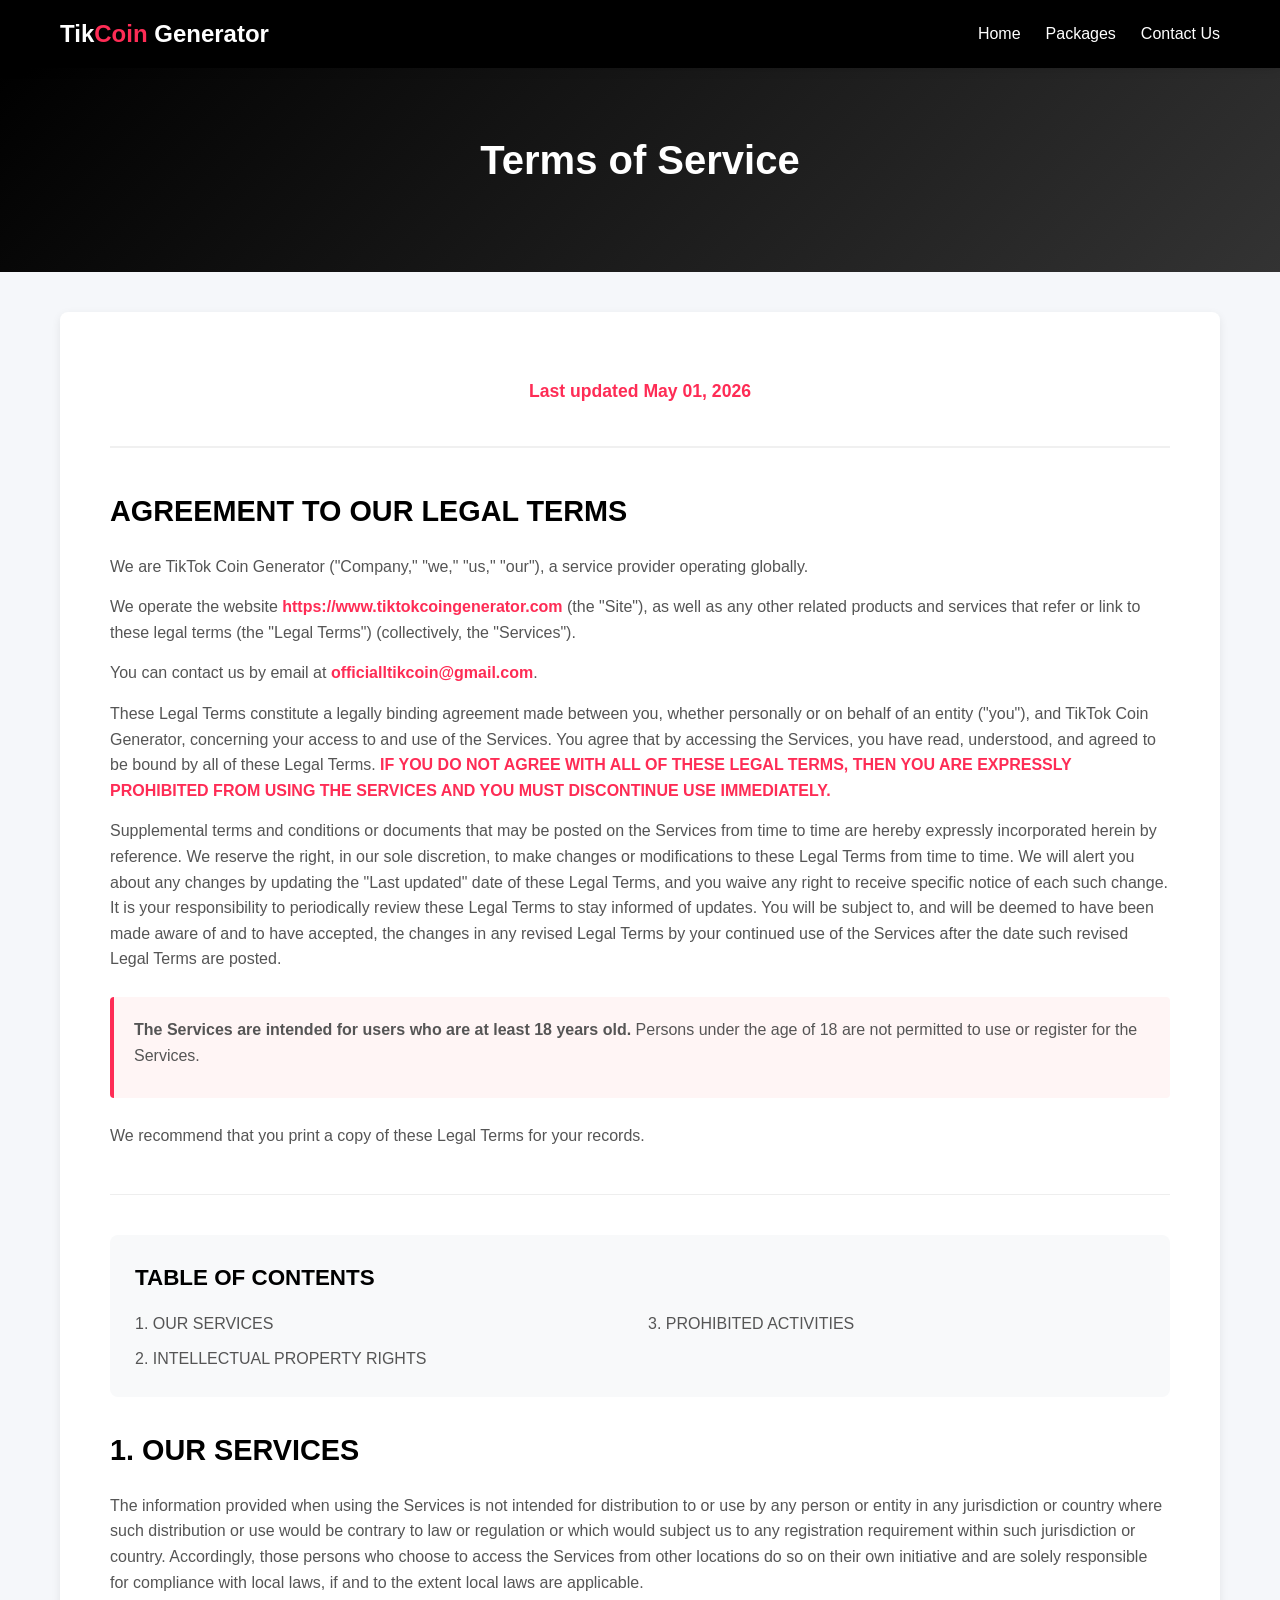
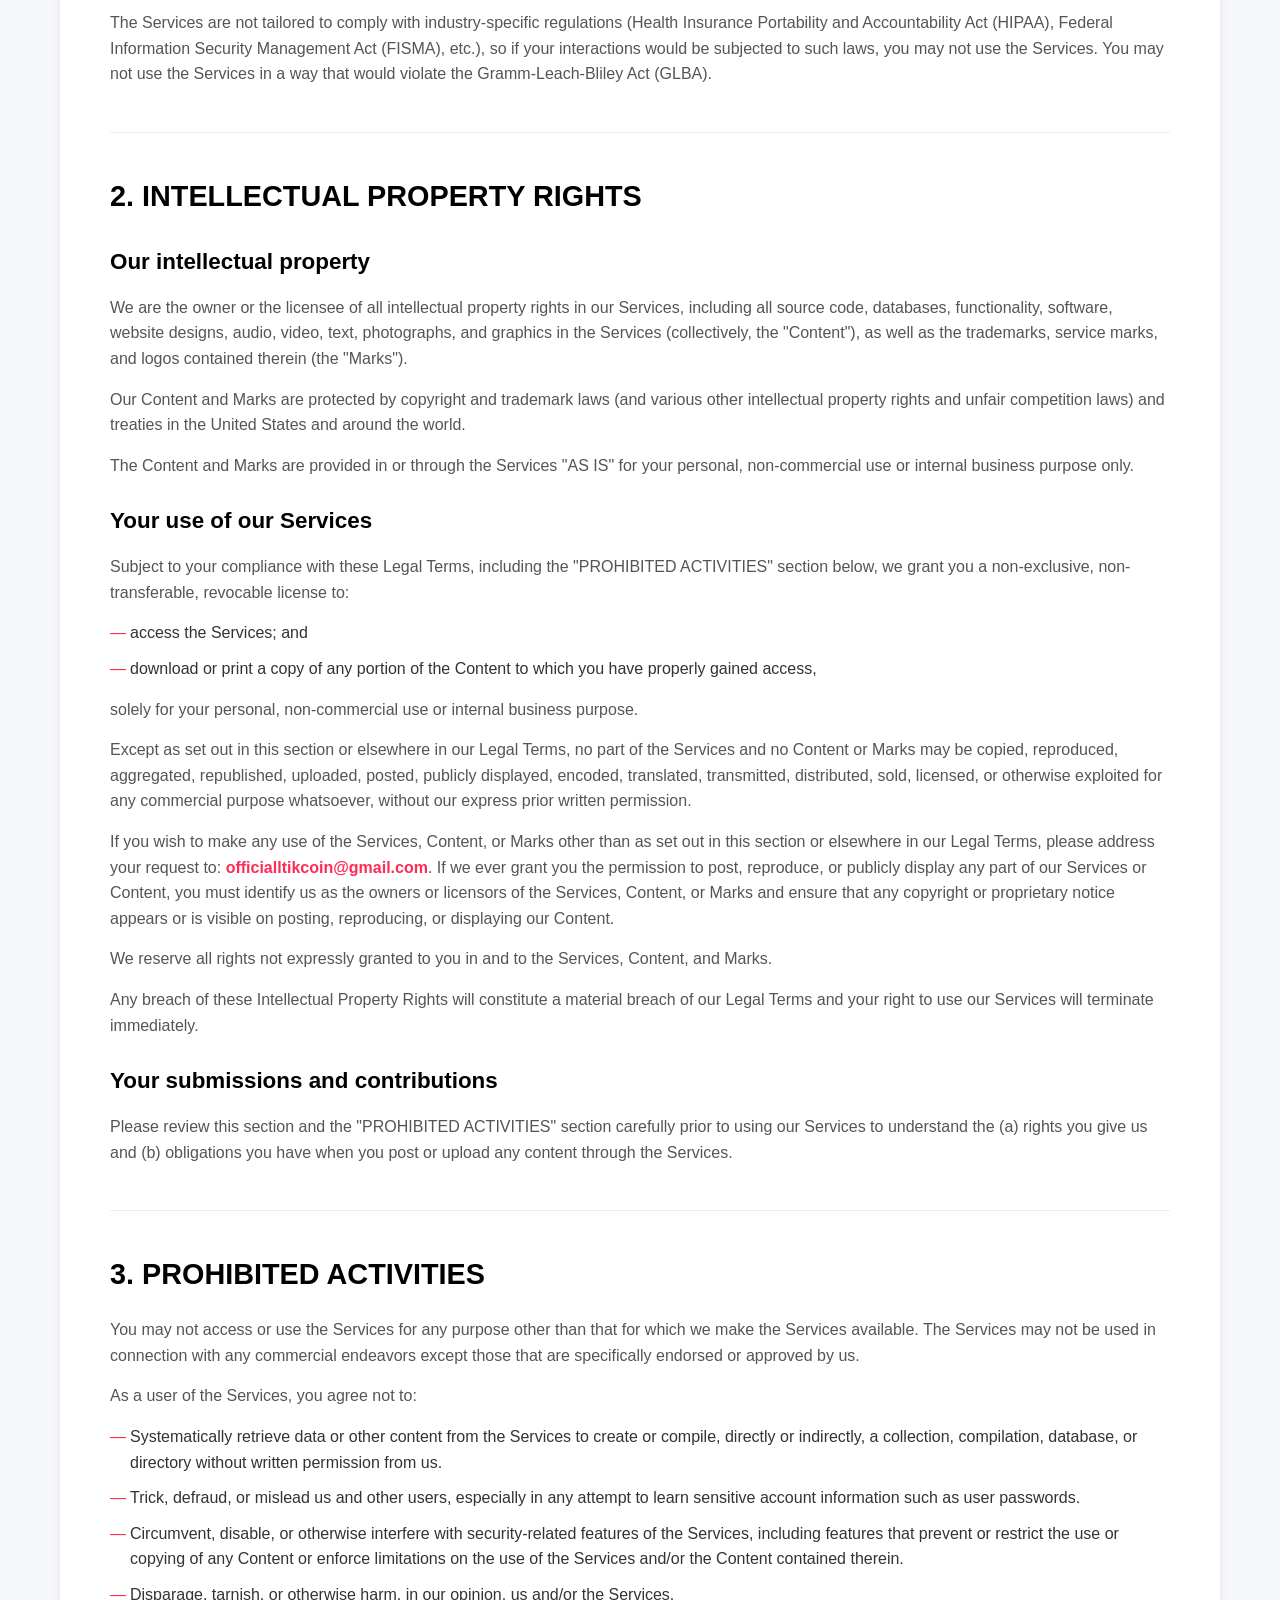
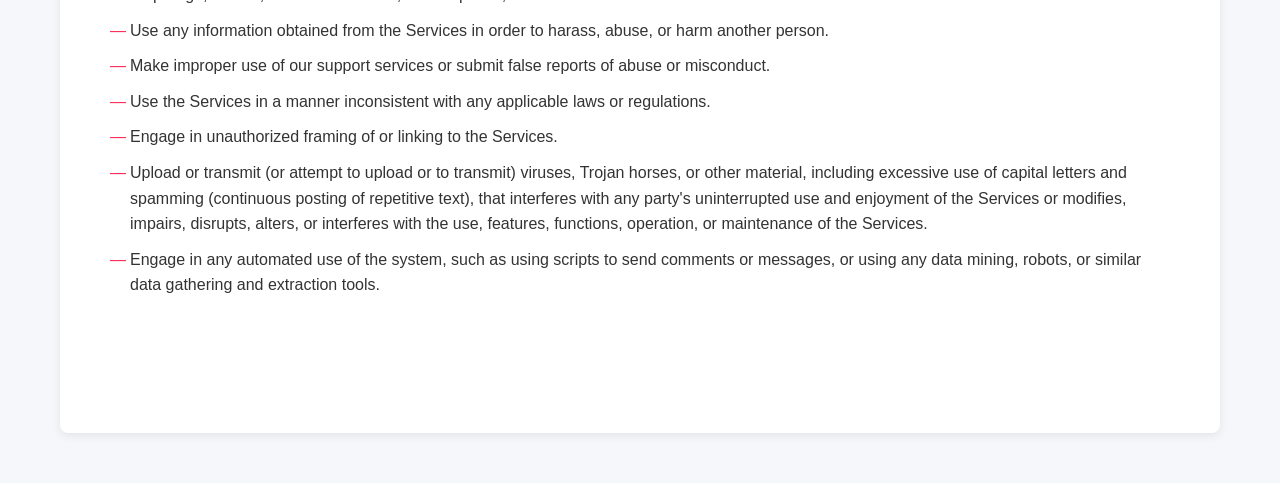
<file: terms.html>
<!DOCTYPE html>
<html lang="en">
<head>
    <meta charset="UTF-8">
    <meta name="viewport" content="width=device-width, initial-scale=1.0">
    <title>Terms of Service - TikTok Coin Generator</title>
    <style>
        * {
            margin: 0;
            padding: 0;
            box-sizing: border-box;
            font-family: 'Segoe UI', Tahoma, Geneva, Verdana, sans-serif;
        }
        
        body {
            background-color: #f5f7fa;
            color: #333;
            line-height: 1.6;
        }
        
        .container {
            max-width: 1200px;
            margin: 0 auto;
            padding: 0 20px;
        }
        
        /* Header Styles */
        header {
            background-color: #000;
            box-shadow: 0 2px 10px rgba(0, 0, 0, 0.1);
            position: sticky;
            top: 0;
            z-index: 100;
        }
        
        .header-content {
            display: flex;
            justify-content: space-between;
            align-items: center;
            padding: 15px 0;
        }
        
        .logo {
            font-size: 24px;
            font-weight: bold;
            color: #fff;
        }
        
        .logo span {
            color: #fe2c55;
        }
        
        nav ul {
            display: flex;
            list-style: none;
        }
        
        nav ul li {
            margin-left: 25px;
        }
        
        nav ul li a {
            text-decoration: none;
            color: #fff;
            font-weight: 500;
            transition: color 0.3s;
        }
        
        nav ul li a:hover {
            color: #fe2c55;
        }
        
        /* Hero Section */
        .hero {
            background: linear-gradient(135deg, #000, #333);
            color: white;
            padding: 60px 0;
            text-align: center;
            margin-bottom: 40px;
        }
        
        .hero h1 {
            font-size: 2.5rem;
            margin-bottom: 20px;
        }
        
        /* Terms Content */
        .terms-content {
            background: white;
            padding: 50px;
            border-radius: 8px;
            box-shadow: 0 3px 10px rgba(0, 0, 0, 0.08);
            margin-bottom: 50px;
        }
        
        .terms-header {
            text-align: center;
            margin-bottom: 40px;
            padding-bottom: 20px;
            border-bottom: 2px solid #f0f0f0;
        }
        
        .terms-header h1 {
            font-size: 2.5rem;
            color: #000;
            margin-bottom: 15px;
        }
        
        .last-updated {
            color: #fe2c55;
            font-weight: bold;
            font-size: 1.1rem;
            margin-bottom: 20px;
        }
        
        .section {
            margin-bottom: 40px;
            padding-bottom: 30px;
            border-bottom: 1px solid #eee;
        }
        
        .section:last-child {
            border-bottom: none;
        }
        
        h2 {
            color: #000;
            margin-bottom: 20px;
            font-size: 1.8rem;
        }
        
        h3 {
            color: #000;
            margin: 25px 0 15px;
            font-size: 1.4rem;
        }
        
        h4 {
            color: #000;
            margin: 20px 0 10px;
            font-size: 1.2rem;
        }
        
        p {
            margin-bottom: 15px;
            color: #555;
        }
        
        .highlight {
            color: #fe2c55;
            font-weight: bold;
        }
        
        .subsection {
            margin: 20px 0;
            padding-left: 20px;
        }
        
        .info-list {
            list-style: none;
            margin: 15px 0;
        }
        
        .info-list li {
            margin-bottom: 10px;
            padding-left: 20px;
            position: relative;
        }
        
        .info-list li:before {
            content: "—";
            color: #fe2c55;
            position: absolute;
            left: 0;
        }
        
        .numbered-list {
            list-style-type: decimal;
            margin: 15px 0 15px 20px;
        }
        
        .numbered-list li {
            margin-bottom: 10px;
            color: #555;
        }
        
        .contact-link {
            color: #fe2c55;
            font-weight: bold;
            text-decoration: none;
        }
        
        .contact-link:hover {
            text-decoration: underline;
        }
        
        .divider {
            height: 1px;
            background-color: #eee;
            margin: 30px 0;
        }
        
        .warning-box {
            background: #fff5f5;
            border-left: 4px solid #fe2c55;
            padding: 20px;
            margin: 25px 0;
            border-radius: 4px;
        }
        
        .warning-box p {
            margin-bottom: 10px;
            color: #555;
        }
        
        /* Table of Contents */
        .toc {
            background: #f8f9fa;
            padding: 25px;
            border-radius: 8px;
            margin: 30px 0;
        }
        
        .toc h3 {
            margin-top: 0;
            color: #000;
        }
        
        .toc ul {
            list-style: none;
            columns: 2;
        }
        
        .toc li {
            margin-bottom: 10px;
        }
        
        .toc a {
            color: #555;
            text-decoration: none;
            transition: color 0.3s;
        }
        
        .toc a:hover {
            color: #fe2c55;
        }
        
        /* Footer */
        footer {
            background-color: #000;
            color: #ecf0f1;
            padding: 40px 0 20px;
        }
        
        .footer-content {
            display: flex;
            justify-content: space-between;
            margin-bottom: 30px;
        }
        
        .footer-links {
            display: flex;
            gap: 30px;
        }
        
        .footer-links div h4 {
            margin-bottom: 15px;
            color: #fe2c55;
        }
        
        .footer-links ul {
            list-style: none;
        }
        
        .footer-links ul li {
            margin-bottom: 8px;
        }
        
        .footer-links ul li a {
            color: #bdc3c7;
            text-decoration: none;
            transition: color 0.3s;
        }
        
        .footer-links ul li a:hover {
            color: #fe2c55;
        }
        
        .copyright {
            text-align: center;
            padding-top: 20px;
            border-top: 1px solid #333;
            color: #95a5a6;
            font-size: 0.9rem;
        }
        
        /* Responsive Design */
        @media (max-width: 768px) {
            .footer-content {
                flex-direction: column;
                gap: 30px;
            }
            
            .header-content {
                flex-direction: column;
                text-align: center;
            }
            
            nav ul {
                margin-top: 15px;
                justify-content: center;
            }
            
            nav ul li {
                margin: 0 10px;
            }
            
            .terms-content {
                padding: 30px 20px;
            }
            
            .toc ul {
                columns: 1;
            }
        }
        
        @media (max-width: 480px) {
            .terms-header h1 {
                font-size: 2rem;
            }
            
            h2 {
                font-size: 1.5rem;
            }
            
            h3 {
                font-size: 1.2rem;
            }
        }
    </style>
</head>
<body>
    <!-- Header -->
    <header>
        <div class="container">
            <div class="header-content">
                <div class="logo">Tik<span>Coin</span> Generator</div>
                <nav>
                    <ul>
                        <li><a href="index.html">Home</a></li>
                        <li><a href="package.html">Packages</a></li>
                        <li><a href="contact.html">Contact Us</a></li>
                    </ul>
                </nav>
            </div>
        </div>
    </header>

    <!-- Hero Section -->
    <section class="hero">
        <div class="container">
            <h1>Terms of Service</h1>
        </div>
    </section>

    <!-- Terms of Service Content -->
    <div class="container">
        <div class="terms-content">
            <div class="terms-header">
                <h1></h1>
                <p class="last-updated">Last updated May 01, 2026</p>
            </div>

            <!-- Agreement Section -->
            <div class="section">
                <h2>AGREEMENT TO OUR LEGAL TERMS</h2>
                <p>We are TikTok Coin Generator ("Company," "we," "us," "our"), a service provider operating globally.</p>
                
                <p>We operate the website <a href="https://www.tiktokcoingenerator.com" class="contact-link">https://www.tiktokcoingenerator.com</a> (the "Site"), as well as any other related products and services that refer or link to these legal terms (the "Legal Terms") (collectively, the "Services").</p>
                
                <p>You can contact us by email at <a href="mailto:officialltikcoin@gmail.com" class="contact-link">officialltikcoin@gmail.com</a>.</p>
                
                <p>These Legal Terms constitute a legally binding agreement made between you, whether personally or on behalf of an entity ("you"), and TikTok Coin Generator, concerning your access to and use of the Services. You agree that by accessing the Services, you have read, understood, and agreed to be bound by all of these Legal Terms. <span class="highlight">IF YOU DO NOT AGREE WITH ALL OF THESE LEGAL TERMS, THEN YOU ARE EXPRESSLY PROHIBITED FROM USING THE SERVICES AND YOU MUST DISCONTINUE USE IMMEDIATELY.</span></p>
                
                <p>Supplemental terms and conditions or documents that may be posted on the Services from time to time are hereby expressly incorporated herein by reference. We reserve the right, in our sole discretion, to make changes or modifications to these Legal Terms from time to time. We will alert you about any changes by updating the "Last updated" date of these Legal Terms, and you waive any right to receive specific notice of each such change. It is your responsibility to periodically review these Legal Terms to stay informed of updates. You will be subject to, and will be deemed to have been made aware of and to have accepted, the changes in any revised Legal Terms by your continued use of the Services after the date such revised Legal Terms are posted.</p>
                
                <div class="warning-box">
                    <p><strong>The Services are intended for users who are at least 18 years old.</strong> Persons under the age of 18 are not permitted to use or register for the Services.</p>
                </div>
                
                <p>We recommend that you print a copy of these Legal Terms for your records.</p>
            </div>

            <!-- Table of Contents -->
            <div class="toc">
                <h3>TABLE OF CONTENTS</h3>
                <ul>
                    <li><a href="#section1">1. OUR SERVICES</a></li>
                    <li><a href="#section2">2. INTELLECTUAL PROPERTY RIGHTS</a></li>
                
                    <li><a href="#section3">3. PROHIBITED ACTIVITIES</a></li>
                  
                </ul>
            </div>

            <!-- Section 1 -->
            <div class="section" id="section1">
                <h2>1. OUR SERVICES</h2>
                <p>The information provided when using the Services is not intended for distribution to or use by any person or entity in any jurisdiction or country where such distribution or use would be contrary to law or regulation or which would subject us to any registration requirement within such jurisdiction or country. Accordingly, those persons who choose to access the Services from other locations do so on their own initiative and are solely responsible for compliance with local laws, if and to the extent local laws are applicable.</p>
                
                <p>The Services are not tailored to comply with industry-specific regulations (Health Insurance Portability and Accountability Act (HIPAA), Federal Information Security Management Act (FISMA), etc.), so if your interactions would be subjected to such laws, you may not use the Services. You may not use the Services in a way that would violate the Gramm-Leach-Bliley Act (GLBA).</p>
            </div>

            <!-- Section 2 -->
            <div class="section" id="section2">
                <h2>2. INTELLECTUAL PROPERTY RIGHTS</h2>
                
                <h3>Our intellectual property</h3>
                <p>We are the owner or the licensee of all intellectual property rights in our Services, including all source code, databases, functionality, software, website designs, audio, video, text, photographs, and graphics in the Services (collectively, the "Content"), as well as the trademarks, service marks, and logos contained therein (the "Marks").</p>
                
                <p>Our Content and Marks are protected by copyright and trademark laws (and various other intellectual property rights and unfair competition laws) and treaties in the United States and around the world.</p>
                
                <p>The Content and Marks are provided in or through the Services "AS IS" for your personal, non-commercial use or internal business purpose only.</p>
                
                <h3>Your use of our Services</h3>
                <p>Subject to your compliance with these Legal Terms, including the "PROHIBITED ACTIVITIES" section below, we grant you a non-exclusive, non-transferable, revocable license to:</p>
                
                <ul class="info-list">
                    <li>access the Services; and</li>
                    <li>download or print a copy of any portion of the Content to which you have properly gained access,</li>
                </ul>
                
                <p>solely for your personal, non-commercial use or internal business purpose.</p>
                
                <p>Except as set out in this section or elsewhere in our Legal Terms, no part of the Services and no Content or Marks may be copied, reproduced, aggregated, republished, uploaded, posted, publicly displayed, encoded, translated, transmitted, distributed, sold, licensed, or otherwise exploited for any commercial purpose whatsoever, without our express prior written permission.</p>
                
                <p>If you wish to make any use of the Services, Content, or Marks other than as set out in this section or elsewhere in our Legal Terms, please address your request to: <a href="mailto:officialltikcoin@gmail.com" class="contact-link">officialltikcoin@gmail.com</a>. If we ever grant you the permission to post, reproduce, or publicly display any part of our Services or Content, you must identify us as the owners or licensors of the Services, Content, or Marks and ensure that any copyright or proprietary notice appears or is visible on posting, reproducing, or displaying our Content.</p>
                
                <p>We reserve all rights not expressly granted to you in and to the Services, Content, and Marks.</p>
                
                <p>Any breach of these Intellectual Property Rights will constitute a material breach of our Legal Terms and your right to use our Services will terminate immediately.</p>
                
                <h3>Your submissions and contributions</h3>
                <p>Please review this section and the "PROHIBITED ACTIVITIES" section carefully prior to using our Services to understand the (a) rights you give us and (b) obligations you have when you post or upload any content through the Services.</p>
            </div>

            <!-- Section 5 -->
            <div class="section" id="section5">
                <h2>3. PROHIBITED ACTIVITIES</h2>
                <p>You may not access or use the Services for any purpose other than that for which we make the Services available. The Services may not be used in connection with any commercial endeavors except those that are specifically endorsed or approved by us.</p>
                
                <p>As a user of the Services, you agree not to:</p>
                
                <ul class="info-list">
                    <li>Systematically retrieve data or other content from the Services to create or compile, directly or indirectly, a collection, compilation, database, or directory without written permission from us.</li>
                    <li>Trick, defraud, or mislead us and other users, especially in any attempt to learn sensitive account information such as user passwords.</li>
                    <li>Circumvent, disable, or otherwise interfere with security-related features of the Services, including features that prevent or restrict the use or copying of any Content or enforce limitations on the use of the Services and/or the Content contained therein.</li>
                    <li>Disparage, tarnish, or otherwise harm, in our opinion, us and/or the Services.</li>
                    <li>Use any information obtained from the Services in order to harass, abuse, or harm another person.</li>
                    <li>Make improper use of our support services or submit false reports of abuse or misconduct.</li>
                    <li>Use the Services in a manner inconsistent with any applicable laws or regulations.</li>
                    <li>Engage in unauthorized framing of or linking to the Services.</li>
                    <li>Upload or transmit (or attempt to upload or to transmit) viruses, Trojan horses, or other material, including excessive use of capital letters and spamming (continuous posting of repetitive text), that interferes with any party's uninterrupted use and enjoyment of the Services or modifies, impairs, disrupts, alters, or interferes with the use, features, functions, operation, or maintenance of the Services.</li>
                    <li>Engage in any automated use of the system, such as using scripts to send comments or messages, or using any data mining, robots, or similar data gathering and extraction tools.</l
</file>
